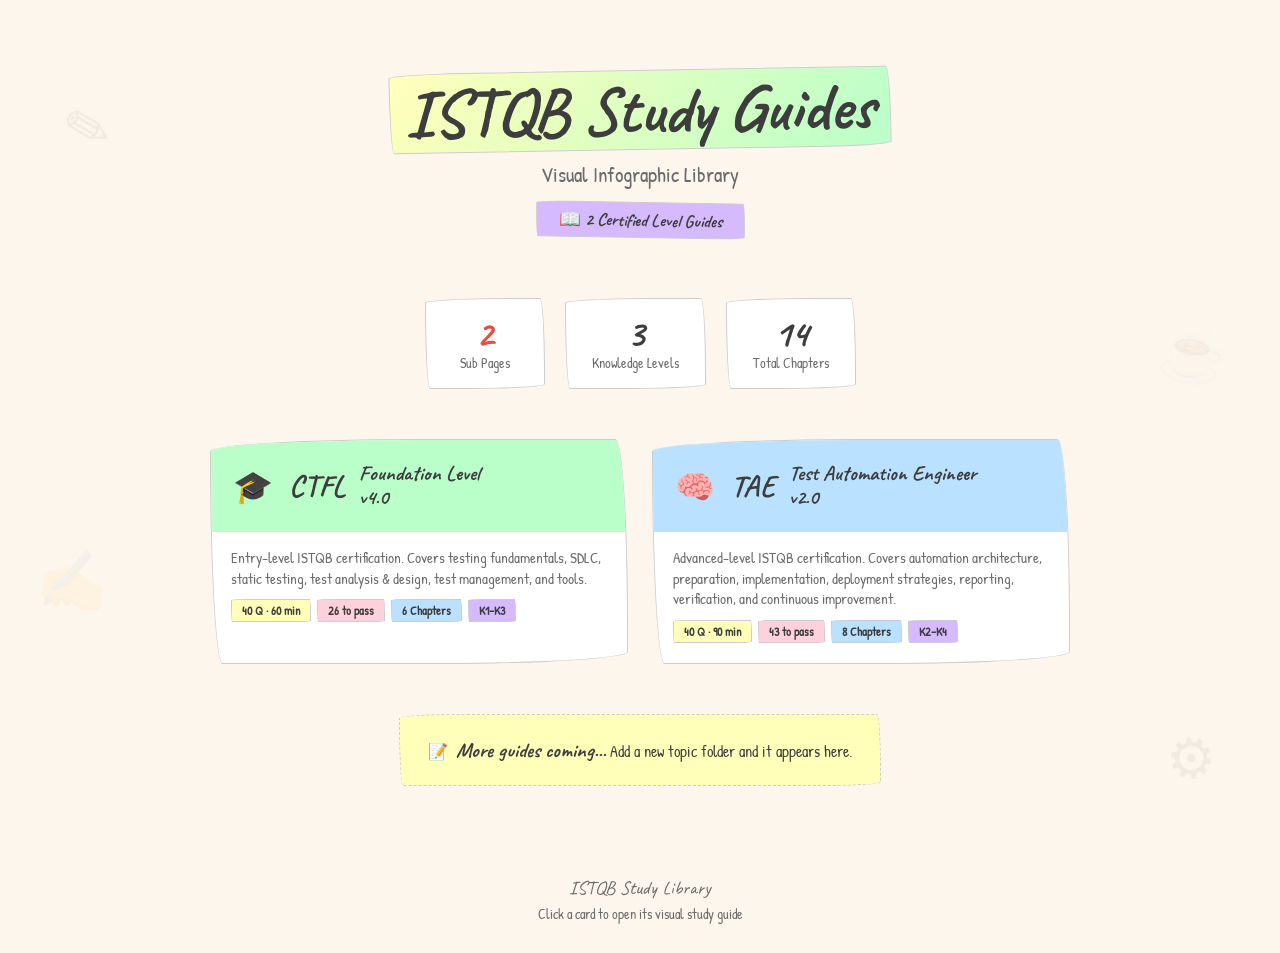
<file: index.html>
<!DOCTYPE html>
<html lang="en">
<head>
<meta charset="UTF-8">
<meta name="viewport" content="width=device-width, initial-scale=1.0">
<title>ISTQB Study Guides - Home</title>
<link href="https://fonts.googleapis.com/css2?family=Caveat:wght@400;600;700&family=Patrick+Hand&display=swap" rel="stylesheet">
<style>
:root {
  --pastel-pink: #FFD1DC;
  --pastel-blue: #BAE1FF;
  --pastel-green: #BAFFC9;
  --pastel-yellow: #FFFFBA;
  --pastel-purple: #D5BAFF;
  --pastel-orange: #FFD8BA;
  --pastel-cyan: #BAFFFE;
  --pastel-rose: #FFBAE1;
  --bg: #FDF6EC;
  --text: #3D3D3D;
  --text-light: #6B6B6B;
  --shadow: rgba(0,0,0,0.08);
}
*{margin:0;padding:0;box-sizing:border-box}
body{background:var(--bg);color:var(--text);font-family:'Patrick Hand',cursive;min-height:100vh}
.sketch-border{border:1.5px solid #ccc;border-radius:255px 15px 225px 15px/15px 225px 15px 255px}
.deco{position:fixed;pointer-events:none;opacity:.06;font-size:3.5rem;z-index:0}
.anim{opacity:0;transform:translateY(24px);transition:opacity .6s,transform .6s}
.anim.vis{opacity:1;transform:none}

/* Hero */
.hero{text-align:center;padding:70px 20px 30px;position:relative}
.hero h1{font-family:'Caveat',cursive;font-size:clamp(2.5rem,6vw,4.2rem);font-weight:700;line-height:1.1}
.hero h1 .highlight{background:linear-gradient(120deg,var(--pastel-yellow),var(--pastel-green));padding:2px 15px;border-radius:255px 15px 225px 15px/15px 225px 15px 255px;display:inline-block;border:1.5px solid #ccc;transform:rotate(-1deg)}
.hero .subtitle{font-size:1.3rem;color:var(--text-light);margin-top:10px}
.hero .count-badge{display:inline-block;background:var(--pastel-purple);padding:6px 22px;border-radius:255px 15px 225px 15px/15px 225px 15px 255px;border:1.5px solid #ccc;font-family:'Caveat',cursive;font-size:1.1rem;font-weight:700;margin-top:14px;transform:rotate(1deg)}

/* Stats strip */
.stats-strip{max-width:700px;margin:30px auto 0;padding:0 20px;display:flex;justify-content:center;gap:20px;flex-wrap:wrap}
.stat{text-align:center;background:#fff;padding:16px 26px;min-width:120px}
.stat .num{font-family:'Caveat',cursive;font-size:2.4rem;font-weight:700;line-height:1}
.stat .label{font-size:.9rem;color:var(--text-light)}

/* Cards grid */
.guides-grid{max-width:900px;margin:50px auto;padding:0 20px;display:grid;grid-template-columns:repeat(auto-fit,minmax(280px,1fr));gap:24px}
.guide-card{background:#fff;overflow:hidden;text-decoration:none;color:var(--text);transition:transform .3s,box-shadow .3s;display:block;position:relative}
.guide-card:hover{transform:translateY(-6px);box-shadow:0 12px 32px var(--shadow)}
.guide-card .gc-top{padding:22px 20px;display:flex;align-items:center;gap:14px;color:var(--text)}
.guide-card .gc-icon{font-size:2rem;min-width:44px;text-align:center}
.guide-card .gc-code{font-family:'Caveat',cursive;font-size:1.9rem;font-weight:700;line-height:1}
.guide-card .gc-name{font-family:'Caveat',cursive;font-size:1.3rem;font-weight:700;line-height:1.15}
.guide-card .gc-body{padding:16px 20px 20px}
.guide-card .gc-desc{font-size:.92rem;color:var(--text-light);line-height:1.4;margin-bottom:10px}
.guide-card .gc-tags{display:flex;flex-wrap:wrap;gap:6px}
.guide-tag{display:inline-block;padding:2px 10px;border-radius:255px 15px 225px 15px/15px 225px 15px 255px;border:1.5px solid #ccc;font-size:.78rem;font-weight:600}
.guide-card .gc-arrow{position:absolute;top:18px;right:16px;font-size:1.3rem;color:var(--text-light);opacity:0;transition:opacity .3s}
.guide-card:hover .gc-arrow{opacity:1}

/* Add section */
.add-section{max-width:700px;margin:10px auto 60px;padding:0 20px;text-align:center}
.add-card{background:var(--pastel-yellow);padding:22px 28px;border-radius:255px 15px 225px 15px/15px 225px 15px 255px;border:1.5px dashed #ccc;display:inline-block;font-size:1rem}
.add-card strong{font-family:'Caveat',cursive;font-size:1.3rem}

footer{text-align:center;padding:30px 20px;font-size:.9rem;color:var(--text-light)}
</style>
</head>
<body>

<div class="deco" style="top:10%;left:5%;transform:rotate(-15deg)">&#9998;</div>
<div class="deco" style="top:35%;right:4%;transform:rotate(10deg)">&#9749;</div>
<div class="deco" style="top:60%;left:3%;transform:rotate(5deg)">&#9997;</div>
<div class="deco" style="top:80%;right:5%;transform:rotate(-8deg)">&#9881;</div>

<section class="hero">
  <h1><span class="highlight">ISTQB Study Guides</span></h1>
  <p class="subtitle">Visual Infographic Library</p>
  <span class="count-badge">&#128214; 2 Certified Level Guides</span>
</section>

<div class="stats-strip">
  <div class="stat sketch-border">
    <div class="num" style="color:#E74C3C">2</div>
    <div class="label">Sub Pages</div>
  </div>
  <div class="stat sketch-border">
    <div class="num">3</div>
    <div class="label">Knowledge Levels</div>
  </div>
  <div class="stat sketch-border">
    <div class="num">14</div>
    <div class="label">Total Chapters</div>
  </div>
</div>

<div class="guides-grid">

  <!-- CTFL 4.0 -->
  <a class="guide-card sketch-border anim" href="ctfl_4.0/index.html">
    <div class="gc-top" style="background:var(--pastel-green)">
      <div class="gc-icon">&#127891;</div>
      <div class="gc-code">CTFL</div>
      <div class="gc-name">Foundation Level<br>v4.0</div>
      <span class="gc-arrow">&#10148;</span>
    </div>
    <div class="gc-body">
      <div class="gc-desc">Entry-level ISTQB certification. Covers testing fundamentals, SDLC, static testing, test analysis &amp; design, test management, and tools.</div>
      <div class="gc-tags">
        <span class="guide-tag" style="background:var(--pastel-yellow)">40 Q &middot; 60 min</span>
        <span class="guide-tag" style="background:var(--pastel-pink)">26 to pass</span>
        <span class="guide-tag" style="background:var(--pastel-blue)">6 Chapters</span>
        <span class="guide-tag" style="background:var(--pastel-purple)">K1&ndash;K3</span>
      </div>
    </div>
  </a>

  <!-- TAE 2.0 -->
  <a class="guide-card sketch-border anim" href="tae_2.0/index.html">
    <div class="gc-top" style="background:var(--pastel-blue)">
      <div class="gc-icon">&#129504;</div>
      <div class="gc-code">TAE</div>
      <div class="gc-name">Test Automation Engineer<br>v2.0</div>
      <span class="gc-arrow">&#10148;</span>
    </div>
    <div class="gc-body">
      <div class="gc-desc">Advanced-level ISTQB certification. Covers automation architecture, preparation, implementation, deployment strategies, reporting, verification, and continuous improvement.</div>
      <div class="gc-tags">
        <span class="guide-tag" style="background:var(--pastel-yellow)">40 Q &middot; 90 min</span>
        <span class="guide-tag" style="background:var(--pastel-pink)">43 to pass</span>
        <span class="guide-tag" style="background:var(--pastel-blue)">8 Chapters</span>
        <span class="guide-tag" style="background:var(--pastel-purple)">K2&ndash;K4</span>
      </div>
    </div>
  </a>

</div>

<div class="add-section">
  <div class="add-card sketch-border">
    &#128221; &nbsp;<strong>More guides coming...</strong> Add a new topic folder and it appears here.
  </div>
</div>

<footer>
  <p style="font-family:'Caveat',cursive;font-size:1.2rem;margin-bottom:4px">ISTQB Study Library</p>
  <p>Click a card to open its visual study guide</p>
</footer>

<script>
const animObs=new IntersectionObserver(e=>{e.forEach(x=>{if(x.isIntersecting)x.target.classList.add('vis')})},{threshold:.1});
document.querySelectorAll('.anim').forEach(el=>animObs.observe(el));
</script>
</body>
</html>
</file>
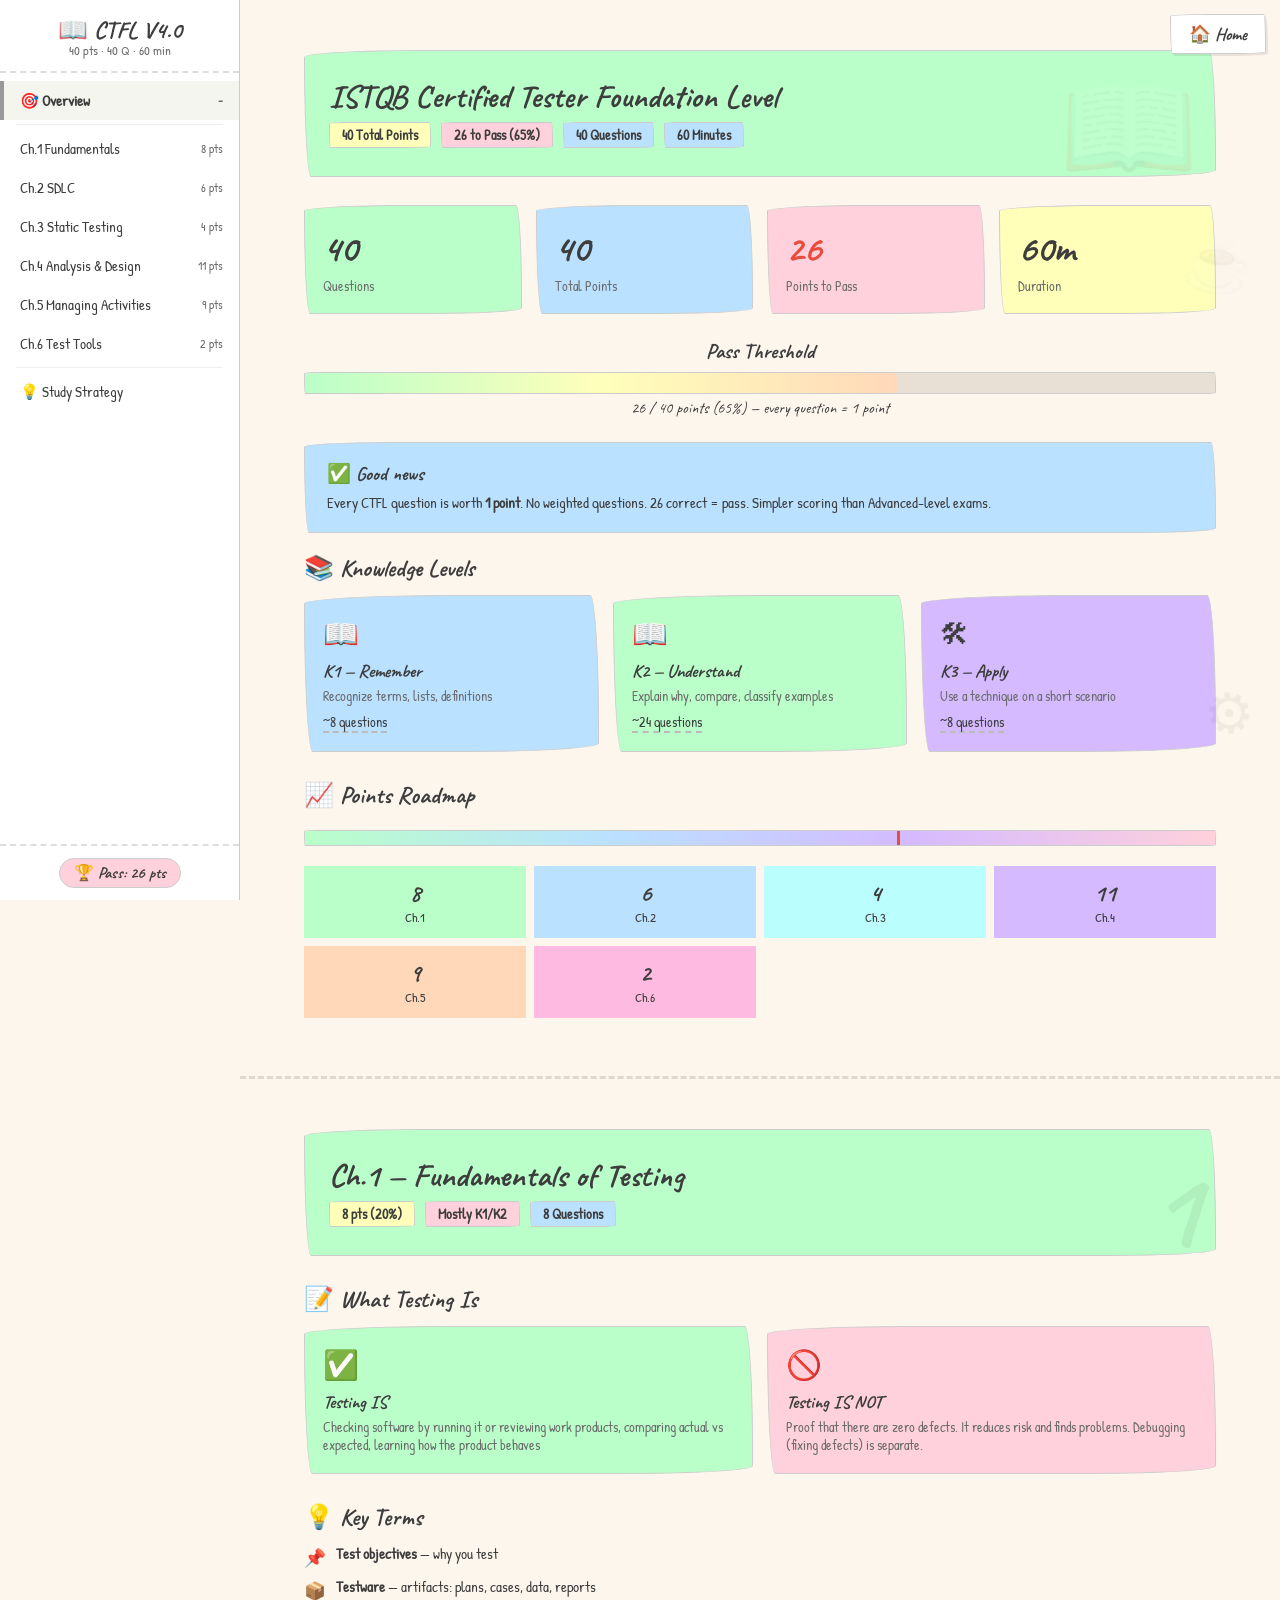
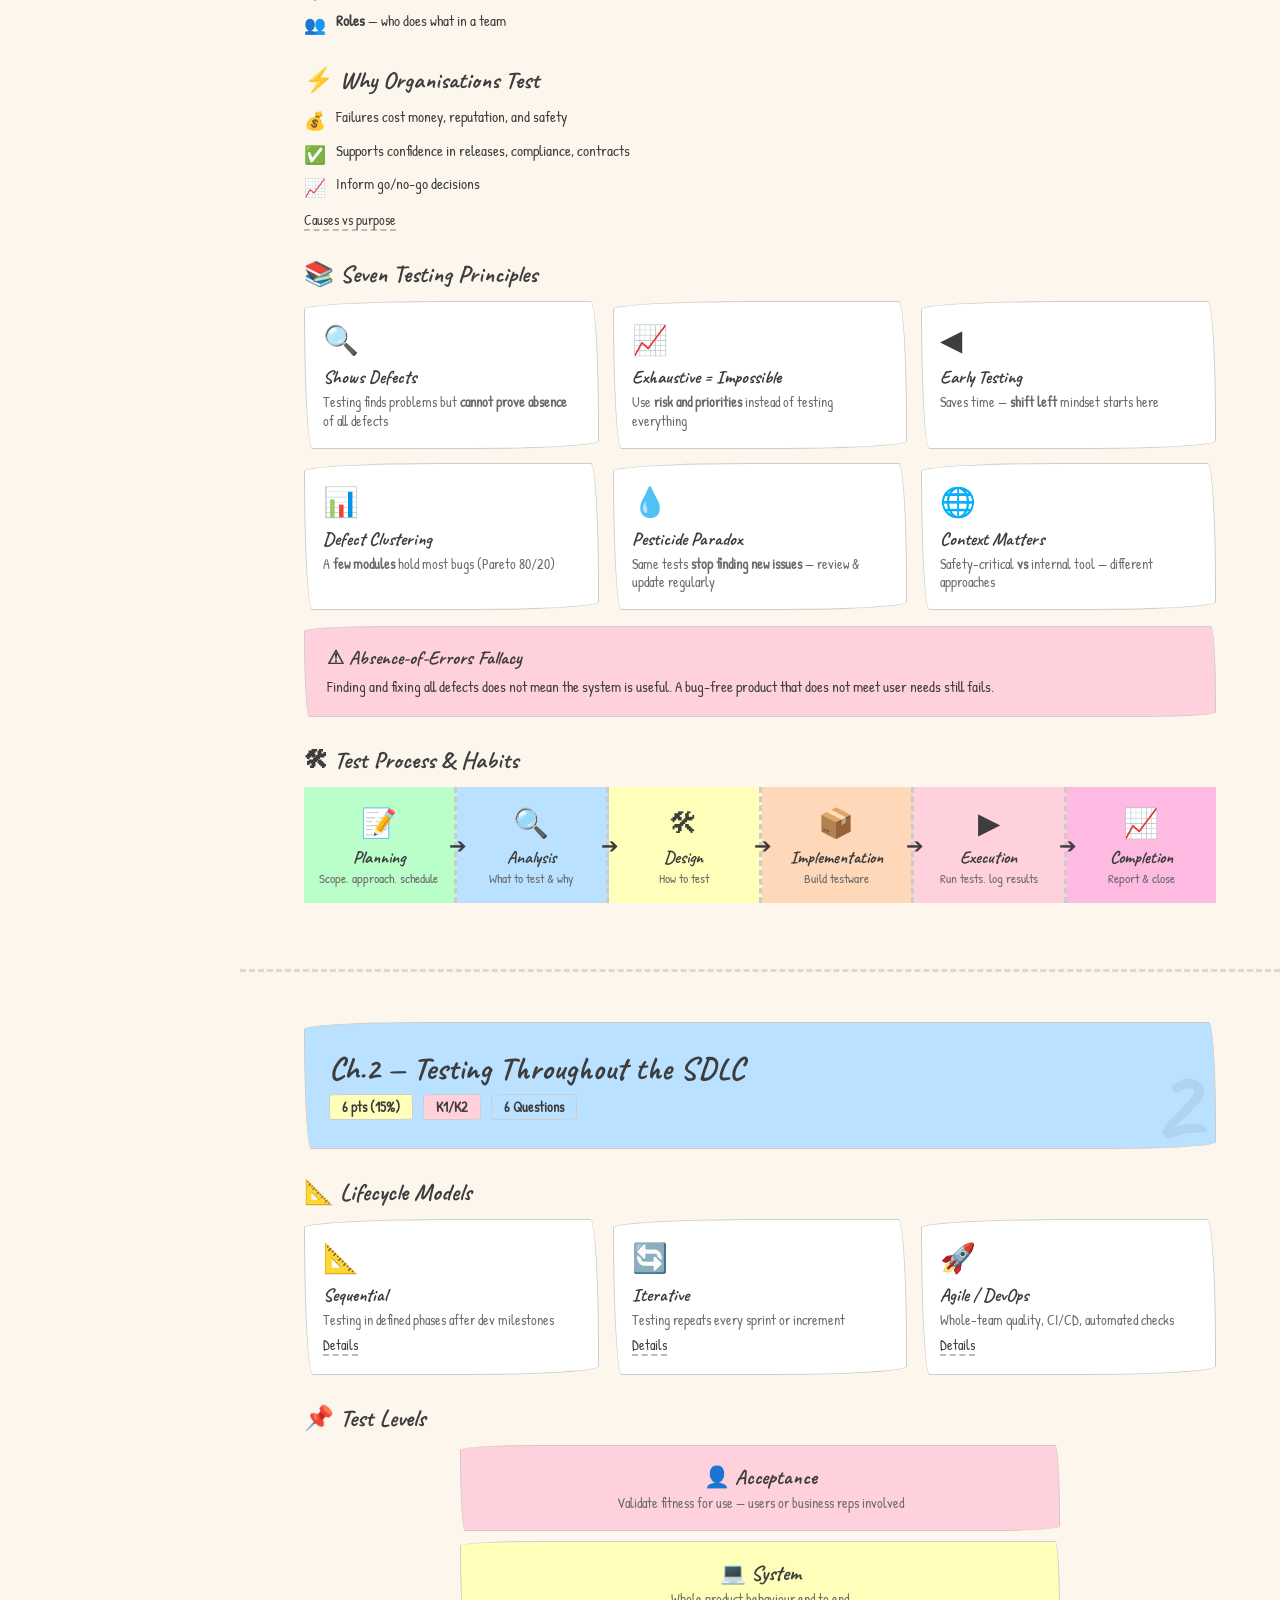
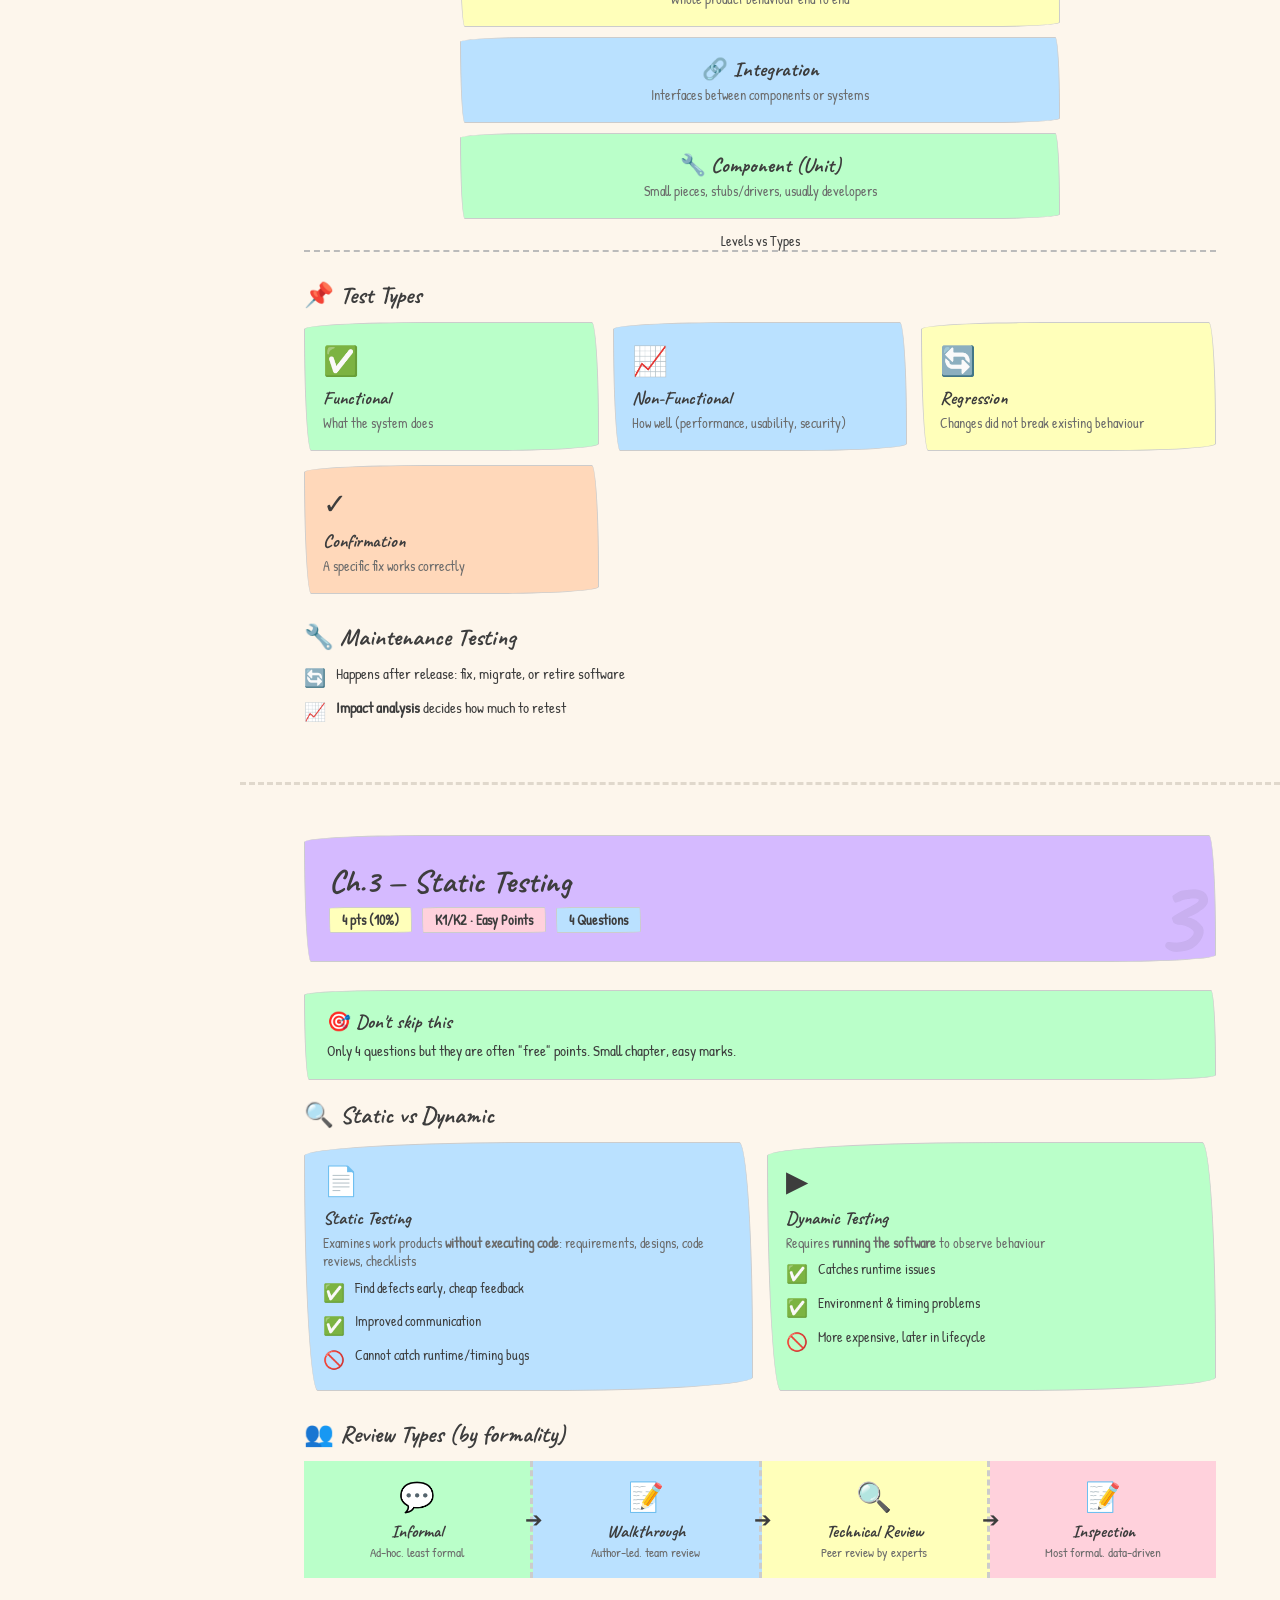
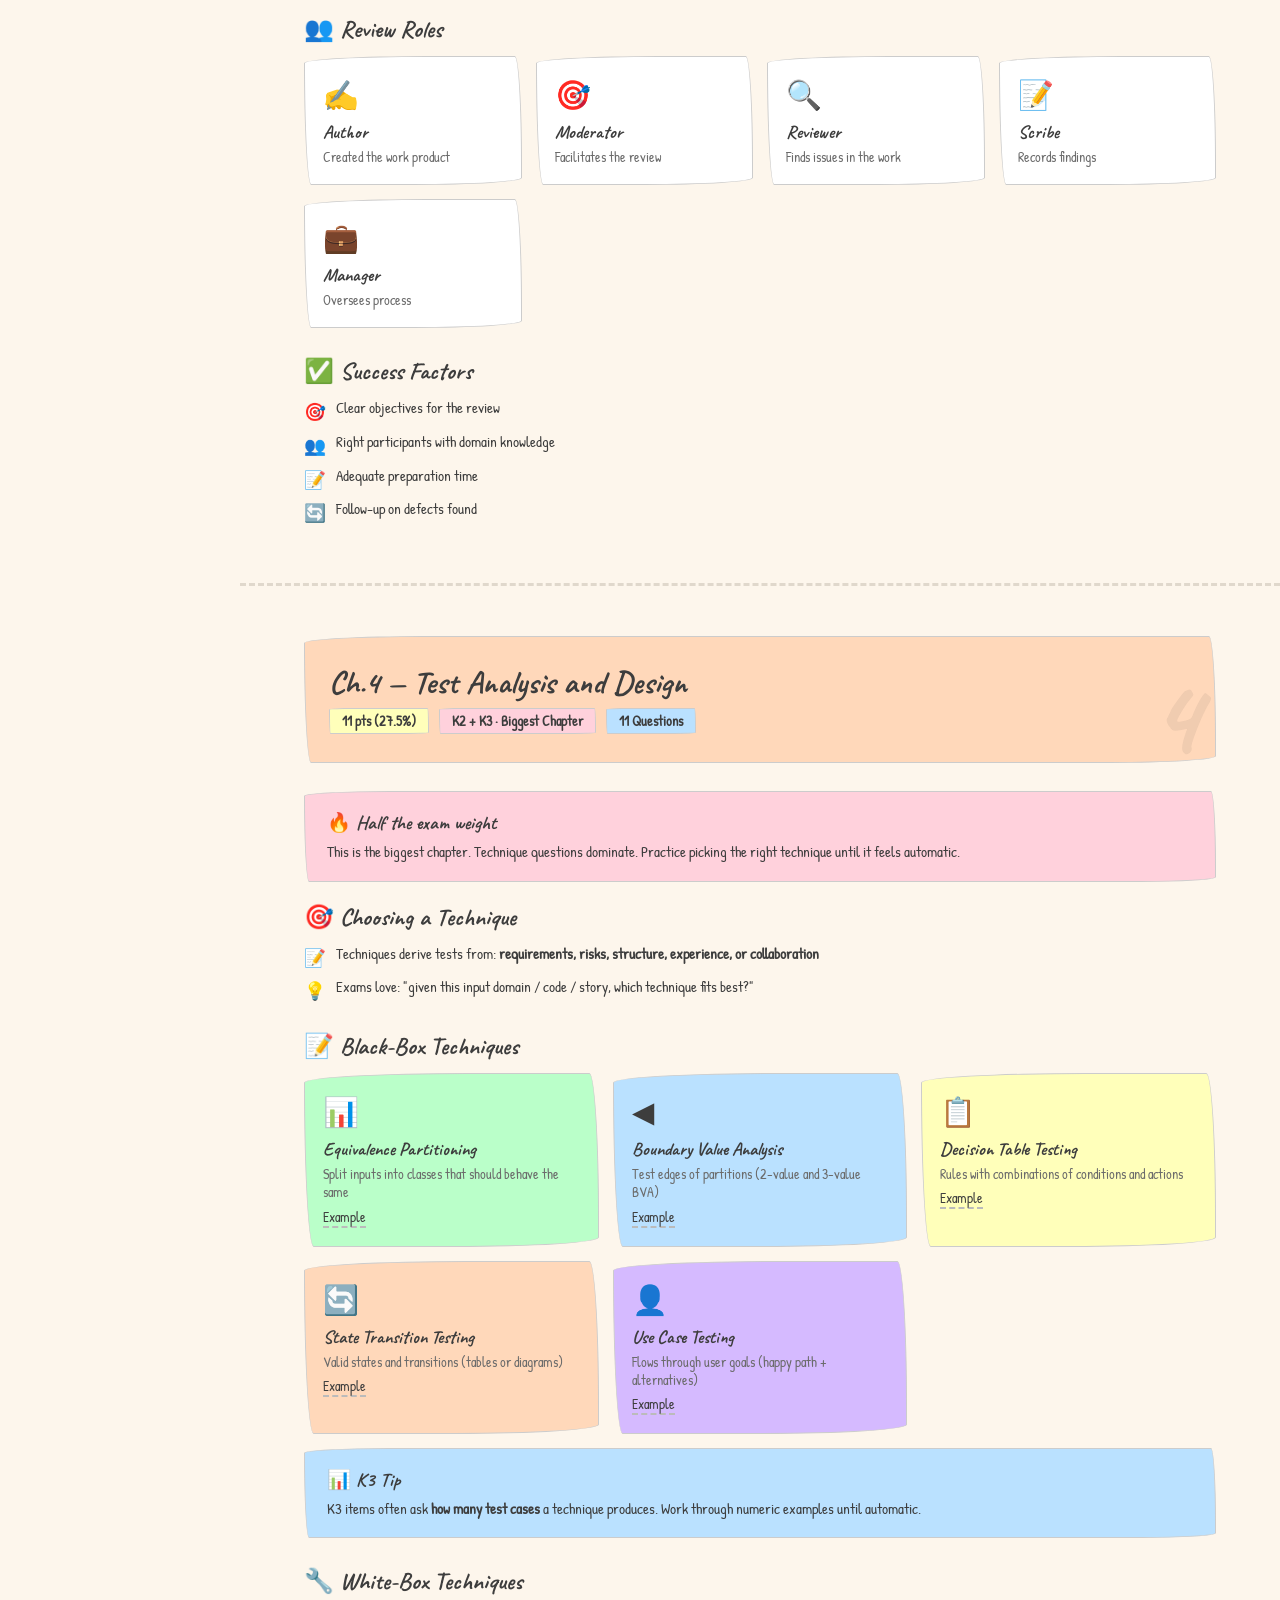
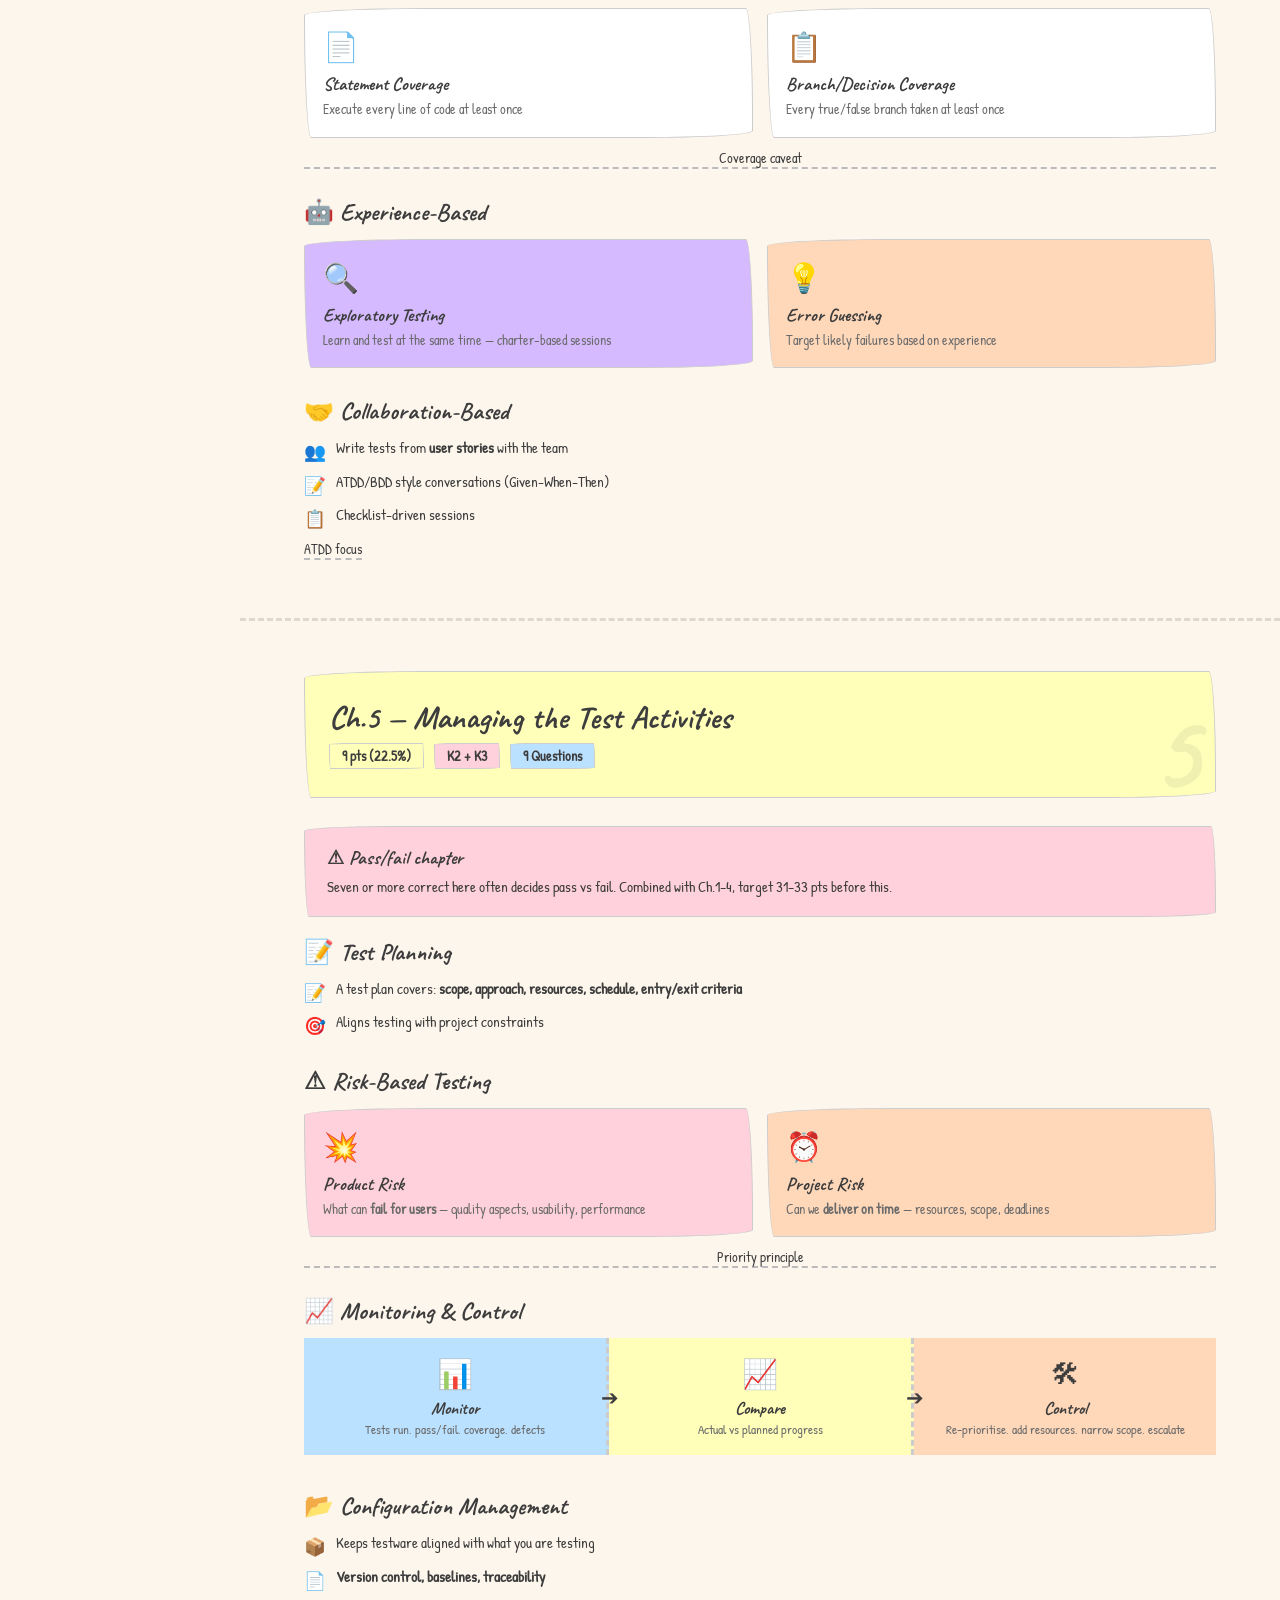
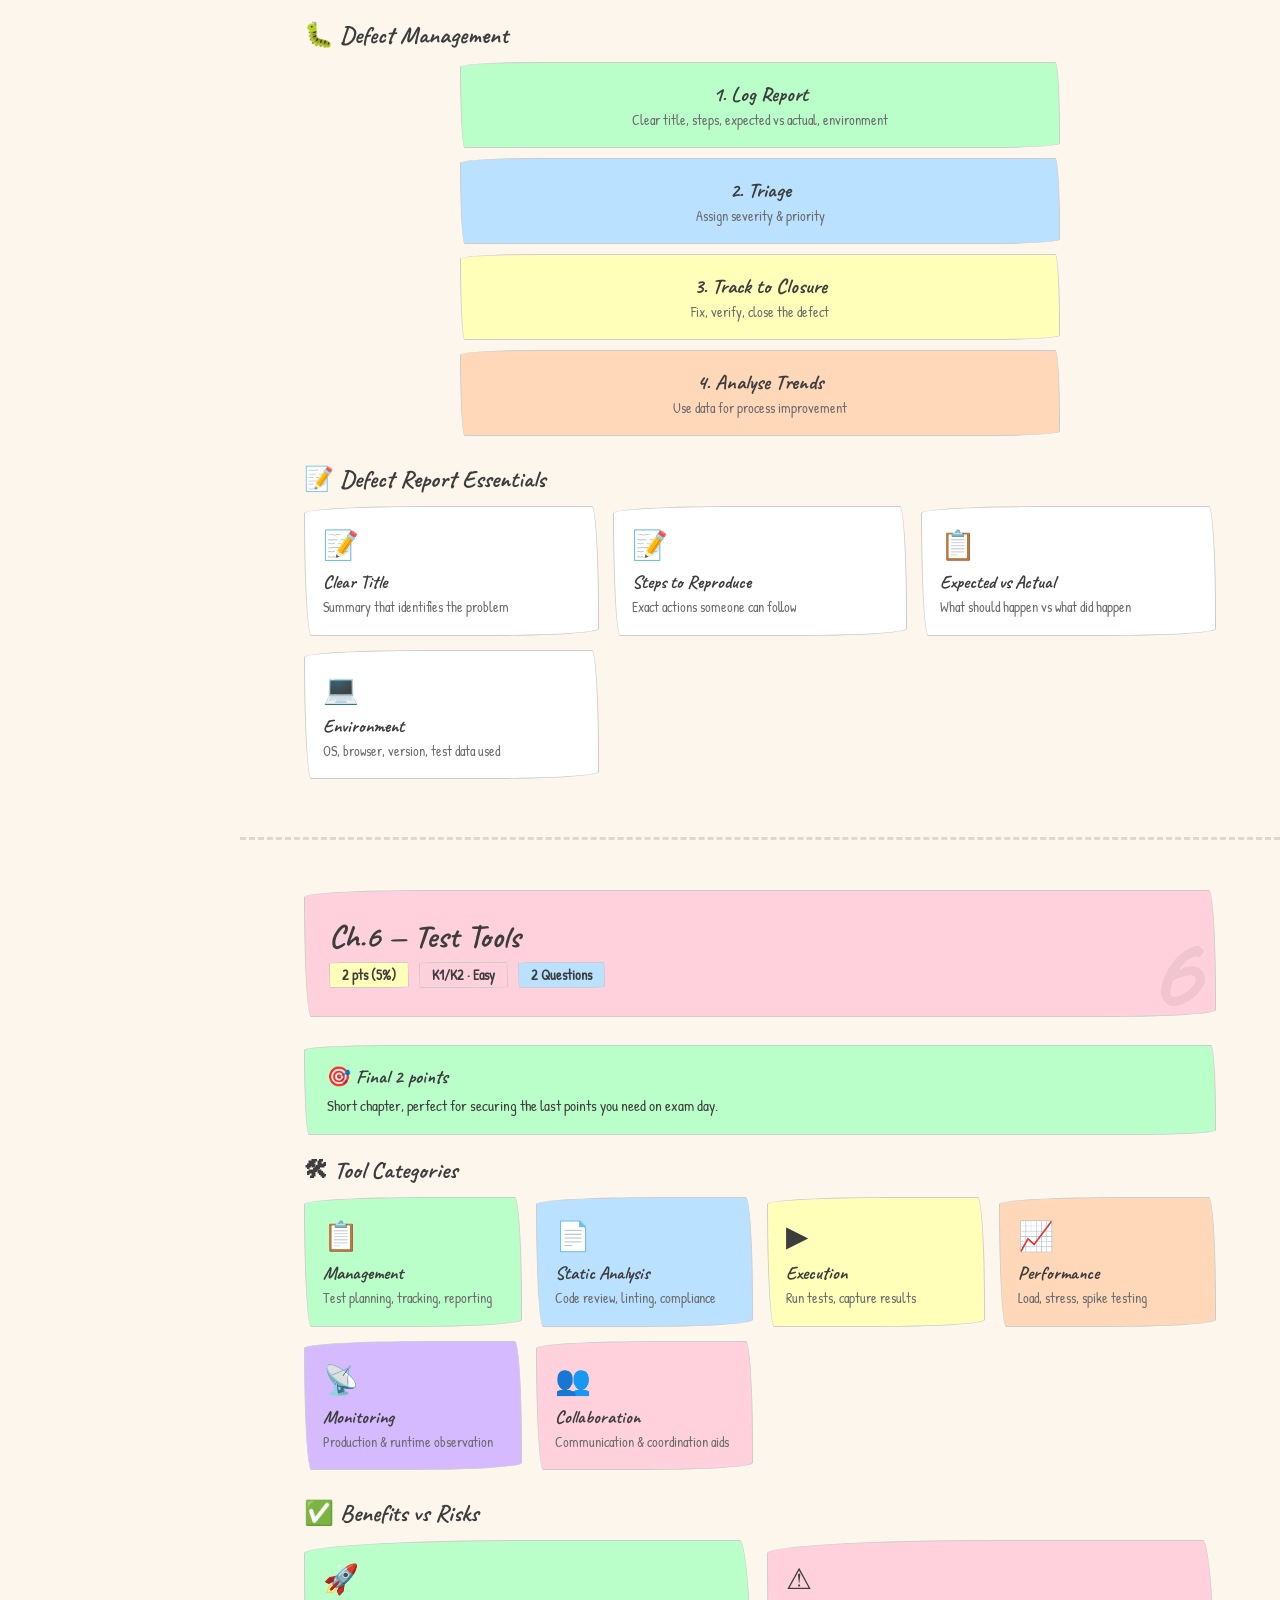
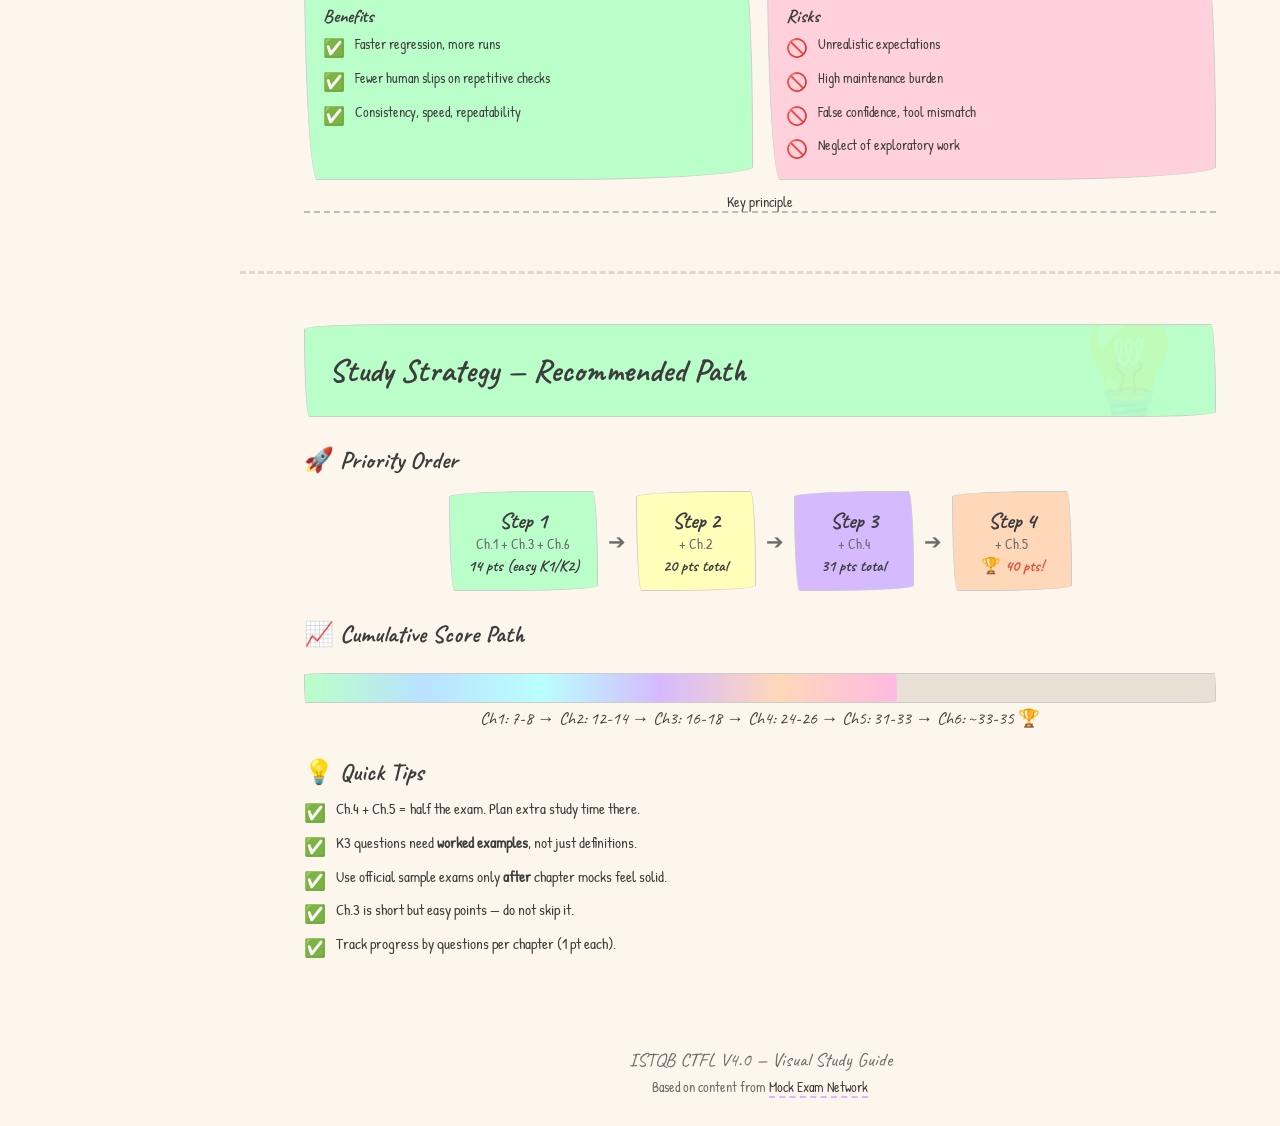
<file: ctfl_4.0/index.html>
<!DOCTYPE html>
<html lang="en">
<head>
<meta charset="UTF-8">
<meta name="viewport" content="width=device-width, initial-scale=1.0">
<title>ISTQB CTFL V4.0 - Infographic Study Guide</title>
<link href="https://fonts.googleapis.com/css2?family=Caveat:wght@400;600;700&family=Patrick+Hand&display=swap" rel="stylesheet">
<link rel="stylesheet" href="../shared-styles.css">
</head>
<body>

<div class="deco" style="top:8%;left:3%;transform:rotate(-12deg)">&#9998;</div>
<div class="deco" style="top:25%;right:2%;transform:rotate(8deg)">&#9749;</div>
<div class="deco" style="top:50%;left:1%;transform:rotate(4deg)">&#9997;</div>
<div class="deco" style="top:75%;right:2%;transform:rotate(-6deg)">&#9881;</div>

<a class="home-btn" href="../index.html" style="position:fixed;top:14px;right:14px;z-index:1001;">&#127968; Home</a>

<div class="toc-overlay" id="tocOverlay"></div>
<aside class="toc-sidebar" id="tocSidebar">
  <div class="toc-header">
    <h3>&#128214; CTFL V4.0</h3>
    <div class="toc-sub">40 pts &middot; 40 Q &middot; 60 min</div>
  </div>
  <nav class="toc-list">
    <a class="toc-item active" href="#overview" data-section="overview">&#127919; Overview <span class="toc-pts">-</span></a>
    <div class="toc-divider"></div>
    <a class="toc-item" href="#ch1" data-section="ch1">Ch.1 Fundamentals <span class="toc-pts">8 pts</span></a>
    <a class="toc-item" href="#ch2" data-section="ch2">Ch.2 SDLC <span class="toc-pts">6 pts</span></a>
    <a class="toc-item" href="#ch3" data-section="ch3">Ch.3 Static Testing <span class="toc-pts">4 pts</span></a>
    <a class="toc-item" href="#ch4" data-section="ch4">Ch.4 Analysis &amp; Design <span class="toc-pts">11 pts</span></a>
    <a class="toc-item" href="#ch5" data-section="ch5">Ch.5 Managing Activities <span class="toc-pts">9 pts</span></a>
    <a class="toc-item" href="#ch6" data-section="ch6">Ch.6 Test Tools <span class="toc-pts">2 pts</span></a>
    <div class="toc-divider"></div>
    <a class="toc-item" href="#strategy" data-section="strategy">&#128161; Study Strategy</a>
  </nav>
  <div class="toc-togo">
    <div class="pass-pill">&#127942; Pass: 26 pts</div>
  </div>
</aside>

<button class="toc-toggle" id="tocToggle">&#9776;</button>

<div class="main-content" id="mainContent">

<!-- ───────── OVERVIEW ───────── -->
<section class="chapter-section" id="overview">
  <div class="section-wrap">
    <div class="ch-banner sketch-border bg-ch1 anim" data-ch="&#128214;">
      <div class="ch-title">ISTQB Certified Tester Foundation Level</div>
      <div class="ch-meta">
        <span class="ch-tag pts">40 Total Points</span>
        <span class="ch-tag diff">26 to Pass (65%)</span>
        <span class="ch-tag ks">40 Questions</span>
        <span class="ch-tag ks">60 Minutes</span>
      </div>
    </div>

    <div class="card-grid cols-4 anim" style="margin-bottom:24px">
      <div class="info-card sketch-border" style="background:var(--pastel-green)">
        <div style="font-family:'Caveat';font-size:2.4rem;font-weight:700">40</div>
        <div class="ic-desc">Questions</div>
      </div>
      <div class="info-card sketch-border" style="background:var(--pastel-blue)">
        <div style="font-family:'Caveat';font-size:2.4rem;font-weight:700">40</div>
        <div class="ic-desc">Total Points</div>
      </div>
      <div class="info-card sketch-border" style="background:var(--pastel-pink)">
        <div style="font-family:'Caveat';font-size:2.4rem;font-weight:700;color:#E74C3C">26</div>
        <div class="ic-desc">Points to Pass</div>
      </div>
      <div class="info-card sketch-border" style="background:var(--pastel-yellow)">
        <div style="font-family:'Caveat';font-size:2.4rem;font-weight:700">60m</div>
        <div class="ic-desc">Duration</div>
      </div>
    </div>

    <div class="meter-wrap anim">
      <h4>Pass Threshold</h4>
      <div class="meter-track"><div class="meter-fill" data-width="65" style="background:linear-gradient(90deg,var(--pastel-green),var(--pastel-yellow),var(--pastel-orange))"></div></div>
      <div class="meter-label">26 / 40 points (65%) &mdash; every question = 1 point</div>
    </div>

    <div class="tip-box info sketch-border anim">
      <h4>&#9989; Good news</h4>
      Every CTFL question is worth <strong>1 point</strong>. No weighted questions. 26 correct = pass. Simpler scoring than Advanced-level exams.
    </div>

    <div class="sub-section anim">
      <div class="sub-title">&#128218; Knowledge Levels</div>
      <div class="card-grid cols-3">
        <div class="info-card sketch-border" style="background:var(--pastel-blue)">
          <div class="ic-icon">&#128214;</div>
          <div class="ic-title">K1 &mdash; Remember</div>
          <div class="ic-desc">Recognize terms, lists, definitions</div>
          <div class="tt" style="display:inline-block;margin-top:8px;font-size:.85rem">~8 questions
            <div class="tt-box">Fastest questions on the paper. Flashcards and repetition are enough. Expect them in early chapters and tool basics.</div>
          </div>
        </div>
        <div class="info-card sketch-border" style="background:var(--pastel-green)">
          <div class="ic-icon">&#128214;</div>
          <div class="ic-title">K2 &mdash; Understand</div>
          <div class="ic-desc">Explain why, compare, classify examples</div>
          <div class="tt" style="display:inline-block;margin-top:8px;font-size:.85rem">~24 questions
            <div class="tt-box">Most of the exam. You need more than memory &mdash; know how ideas fit together. Explain why techniques work.</div>
          </div>
        </div>
        <div class="info-card sketch-border" style="background:var(--pastel-purple)">
          <div class="ic-icon">&#128736;</div>
          <div class="ic-title">K3 &mdash; Apply</div>
          <div class="ic-desc">Use a technique on a short scenario</div>
          <div class="tt" style="display:inline-block;margin-top:8px;font-size:.85rem">~8 questions
            <div class="tt-box">Pick boundary values, choose a test level, select the next step in a risk-based plan. Chapters 4 and 5 carry most K3 weight.</div>
          </div>
        </div>
      </div>
    </div>

    <div class="sub-section anim">
      <div class="sub-title">&#128200; Points Roadmap</div>
      <div class="progress-track">
        <div class="progress-fill" data-width="100"></div>
        <div class="pass-line"></div>
        <div class="pass-label">&#127919; Pass (26 pts)</div>
      </div>
      <div class="card-grid cols-3" style="gap:8px">
        <div class="info-card" style="background:var(--pastel-green);padding:12px;text-align:center">
          <div style="font-family:'Caveat';font-size:1.5rem;font-weight:700">8</div>
          <div style="font-size:.82rem">Ch.1</div>
        </div>
        <div class="info-card" style="background:var(--pastel-blue);padding:12px;text-align:center">
          <div style="font-family:'Caveat';font-size:1.5rem;font-weight:700">6</div>
          <div style="font-size:.82rem">Ch.2</div>
        </div>
        <div class="info-card" style="background:var(--pastel-cyan);padding:12px;text-align:center">
          <div style="font-family:'Caveat';font-size:1.5rem;font-weight:700">4</div>
          <div style="font-size:.82rem">Ch.3</div>
        </div>
        <div class="info-card" style="background:var(--pastel-purple);padding:12px;text-align:center">
          <div style="font-family:'Caveat';font-size:1.5rem;font-weight:700">11</div>
          <div style="font-size:.82rem">Ch.4</div>
        </div>
        <div class="info-card" style="background:var(--pastel-orange);padding:12px;text-align:center">
          <div style="font-family:'Caveat';font-size:1.5rem;font-weight:700">9</div>
          <div style="font-size:.82rem">Ch.5</div>
        </div>
        <div class="info-card" style="background:var(--pastel-rose);padding:12px;text-align:center">
          <div style="font-family:'Caveat';font-size:1.5rem;font-weight:700">2</div>
          <div style="font-size:.82rem">Ch.6</div>
        </div>
      </div>
    </div>
  </div>
</section>

<!-- ───────── CHAPTER 1 ───────── -->
<section class="chapter-section" id="ch1">
  <div class="section-wrap">
    <div class="ch-banner sketch-border bg-ch1 anim" data-ch="1">
      <div class="ch-title">Ch.1 &mdash; Fundamentals of Testing</div>
      <div class="ch-meta">
        <span class="ch-tag pts">8 pts (20%)</span>
        <span class="ch-tag diff">Mostly K1/K2</span>
        <span class="ch-tag ks">8 Questions</span>
      </div>
    </div>

    <div class="sub-section anim">
      <div class="sub-title">&#128221; What Testing Is</div>
      <div class="card-grid cols-2">
        <div class="info-card sketch-border" style="background:var(--pastel-green)">
          <div class="ic-icon">&#9989;</div>
          <div class="ic-title">Testing IS</div>
          <div class="ic-desc">Checking software by running it or reviewing work products, comparing actual vs expected, learning how the product behaves</div>
        </div>
        <div class="info-card sketch-border" style="background:var(--pastel-pink)">
          <div class="ic-icon">&#128683;</div>
          <div class="ic-title">Testing IS NOT</div>
          <div class="ic-desc">Proof that there are zero defects. It reduces risk and finds problems. Debugging (fixing defects) is separate.</div>
        </div>
      </div>
    </div>

    <div class="sub-section anim">
      <div class="sub-title">&#128161; Key Terms</div>
      <div class="bullet-list">
        <div class="bullet-item"><span class="bi-icon">&#128204;</span><span><strong>Test objectives</strong> &mdash; why you test</span></div>
        <div class="bullet-item"><span class="bi-icon">&#128230;</span><span><strong>Testware</strong> &mdash; artifacts: plans, cases, data, reports</span></div>
        <div class="bullet-item"><span class="bi-icon">&#128101;</span><span><strong>Roles</strong> &mdash; who does what in a team</span></div>
      </div>
    </div>

    <div class="sub-section anim">
      <div class="sub-title">&#9889; Why Organisations Test</div>
      <div class="bullet-list">
        <div class="bullet-item"><span class="bi-icon">&#128176;</span><span>Failures cost money, reputation, and safety</span></div>
        <div class="bullet-item"><span class="bi-icon">&#9989;</span><span>Supports confidence in releases, compliance, contracts</span></div>
        <div class="bullet-item"><span class="bi-icon">&#128200;</span><span>Inform go/no-go decisions</span></div>
      </div>
      <div class="tt" style="display:inline-block;margin-top:10px;font-size:.9rem">Causes vs purpose
        <div class="tt-box">Questions often contrast <strong>causes of defects</strong> (human error, complexity, time pressure) with <strong>why we test</strong> (find defects, build trust, inform decisions).</div>
      </div>
    </div>

    <div class="sub-section anim">
      <div class="sub-title">&#128218; Seven Testing Principles</div>
      <div class="card-grid cols-2">
        <div class="info-card sketch-border" style="background:#fff">
          <div class="ic-icon">&#128269;</div>
          <div class="ic-title">Shows Defects</div>
          <div class="ic-desc">Testing finds problems but <strong>cannot prove absence</strong> of all defects</div>
        </div>
        <div class="info-card sketch-border" style="background:#fff">
          <div class="ic-icon">&#128200;</div>
          <div class="ic-title">Exhaustive = Impossible</div>
          <div class="ic-desc">Use <strong>risk and priorities</strong> instead of testing everything</div>
        </div>
        <div class="info-card sketch-border" style="background:#fff">
          <div class="ic-icon">&#9664;</div>
          <div class="ic-title">Early Testing</div>
          <div class="ic-desc">Saves time &mdash; <strong>shift left</strong> mindset starts here</div>
        </div>
        <div class="info-card sketch-border" style="background:#fff">
          <div class="ic-icon">&#128202;</div>
          <div class="ic-title">Defect Clustering</div>
          <div class="ic-desc">A <strong>few modules</strong> hold most bugs (Pareto 80/20)</div>
        </div>
        <div class="info-card sketch-border" style="background:#fff">
          <div class="ic-icon">&#128167;</div>
          <div class="ic-title">Pesticide Paradox</div>
          <div class="ic-desc">Same tests <strong>stop finding new issues</strong> &mdash; review &amp; update regularly</div>
        </div>
        <div class="info-card sketch-border" style="background:#fff">
          <div class="ic-icon">&#127760;</div>
          <div class="ic-title">Context Matters</div>
          <div class="ic-desc">Safety-critical <strong>vs</strong> internal tool &mdash; different approaches</div>
        </div>
      </div>
      <div class="tip-box warn sketch-border" style="margin-top:16px">
        <h4>&#9888; Absence-of-Errors Fallacy</h4>
        Finding and fixing all defects does not mean the system is useful. A bug-free product that does not meet user needs still fails.
      </div>
    </div>

    <div class="sub-section anim">
      <div class="sub-title">&#128736; Test Process &amp; Habits</div>
      <div class="flow-row">
        <div class="flow-node" style="background:var(--pastel-green)"><div class="fn-icon">&#128221;</div><div class="fn-name">Planning</div><div class="fn-desc">Scope, approach, schedule</div><div class="flow-arrow">&#10132;</div></div>
        <div class="flow-node" style="background:var(--pastel-blue)"><div class="fn-icon">&#128269;</div><div class="fn-name">Analysis</div><div class="fn-desc">What to test &amp; why</div><div class="flow-arrow">&#10132;</div></div>
        <div class="flow-node" style="background:var(--pastel-yellow)"><div class="fn-icon">&#128736;</div><div class="fn-name">Design</div><div class="fn-desc">How to test</div><div class="flow-arrow">&#10132;</div></div>
        <div class="flow-node" style="background:var(--pastel-orange)"><div class="fn-icon">&#128230;</div><div class="fn-name">Implementation</div><div class="fn-desc">Build testware</div><div class="flow-arrow">&#10132;</div></div>
        <div class="flow-node" style="background:var(--pastel-pink)"><div class="fn-icon">&#9654;</div><div class="fn-name">Execution</div><div class="fn-desc">Run tests, log results</div><div class="flow-arrow">&#10132;</div></div>
        <div class="flow-node" style="background:var(--pastel-rose)"><div class="fn-icon">&#128200;</div><div class="fn-name">Completion</div><div class="fn-desc">Report &amp; close</div></div>
      </div>
    </div>
  </div>
</section>

<!-- ───────── CHAPTER 2 ───────── -->
<section class="chapter-section" id="ch2">
  <div class="section-wrap">
    <div class="ch-banner sketch-border bg-ch2 anim" data-ch="2">
      <div class="ch-title">Ch.2 &mdash; Testing Throughout the SDLC</div>
      <div class="ch-meta">
        <span class="ch-tag pts">6 pts (15%)</span>
        <span class="ch-tag diff">K1/K2</span>
        <span class="ch-tag ks">6 Questions</span>
      </div>
    </div>

    <div class="sub-section anim">
      <div class="sub-title">&#128208; Lifecycle Models</div>
      <div class="card-grid cols-3">
        <div class="info-card sketch-border" style="background:#fff">
          <div class="ic-icon">&#128208;</div>
          <div class="ic-title">Sequential</div>
          <div class="ic-desc">Testing in defined phases after dev milestones</div>
          <div class="tt" style="display:inline-block;margin-top:6px;font-size:.85rem">Details
            <div class="tt-box">Waterfall: testing happens after development. Linear, documentation-heavy. Limited feedback loops.</div>
          </div>
        </div>
        <div class="info-card sketch-border" style="background:#fff">
          <div class="ic-icon">&#128260;</div>
          <div class="ic-title">Iterative</div>
          <div class="ic-desc">Testing repeats every sprint or increment</div>
          <div class="tt" style="display:inline-block;margin-top:6px;font-size:.85rem">Details
            <div class="tt-box">Each iteration produces a working slice. Testing happens continuously within each cycle. Faster feedback.</div>
          </div>
        </div>
        <div class="info-card sketch-border" style="background:#fff">
          <div class="ic-icon">&#128640;</div>
          <div class="ic-title">Agile / DevOps</div>
          <div class="ic-desc">Whole-team quality, CI/CD, automated checks</div>
          <div class="tt" style="display:inline-block;margin-top:6px;font-size:.85rem">Details
            <div class="tt-box">Agile: fast feedback, working software, cross-role collaboration. DevOps adds continuous integration, delivery, and pipeline automation.</div>
          </div>
        </div>
      </div>
    </div>

    <div class="sub-section anim">
      <div class="sub-title">&#128204; Test Levels</div>
      <div class="layer-stack">
        <div class="layer-box sketch-border" style="background:var(--pastel-pink)">
          <div class="layer-name">&#128100; Acceptance</div>
          <div class="layer-desc">Validate fitness for use &mdash; users or business reps involved</div>
        </div>
        <div class="layer-box sketch-border" style="background:var(--pastel-yellow)">
          <div class="layer-name">&#128187; System</div>
          <div class="layer-desc">Whole product behaviour end to end</div>
        </div>
        <div class="layer-box sketch-border" style="background:var(--pastel-blue)">
          <div class="layer-name">&#128279; Integration</div>
          <div class="layer-desc">Interfaces between components or systems</div>
        </div>
        <div class="layer-box sketch-border" style="background:var(--pastel-green)">
          <div class="layer-name">&#128295; Component (Unit)</div>
          <div class="layer-desc">Small pieces, stubs/drivers, usually developers</div>
        </div>
      </div>
      <div class="tt" style="display:block;text-align:center;margin-top:12px;font-size:.9rem">Levels vs Types
        <div class="tt-box" style="left:50%"><strong>Test levels</strong> = how much is integrated (component &rarr; system). <strong>Test types</strong> = what quality aspect you check (functional, performance, etc.). Do not confuse them.</div>
      </div>
    </div>

    <div class="sub-section anim">
      <div class="sub-title">&#128204; Test Types</div>
      <div class="card-grid cols-2">
        <div class="info-card sketch-border" style="background:var(--pastel-green)"><div class="ic-icon">&#9989;</div><div class="ic-title">Functional</div><div class="ic-desc">What the system does</div></div>
        <div class="info-card sketch-border" style="background:var(--pastel-blue)"><div class="ic-icon">&#128200;</div><div class="ic-title">Non-Functional</div><div class="ic-desc">How well (performance, usability, security)</div></div>
        <div class="info-card sketch-border" style="background:var(--pastel-yellow)"><div class="ic-icon">&#128260;</div><div class="ic-title">Regression</div><div class="ic-desc">Changes did not break existing behaviour</div></div>
        <div class="info-card sketch-border" style="background:var(--pastel-orange)"><div class="ic-icon">&#10003;</div><div class="ic-title">Confirmation</div><div class="ic-desc">A specific fix works correctly</div></div>
      </div>
    </div>

    <div class="sub-section anim">
      <div class="sub-title">&#128295; Maintenance Testing</div>
      <div class="bullet-list">
        <div class="bullet-item"><span class="bi-icon">&#128260;</span><span>Happens after release: fix, migrate, or retire software</span></div>
        <div class="bullet-item"><span class="bi-icon">&#128200;</span><span><strong>Impact analysis</strong> decides how much to retest</span></div>
      </div>
    </div>
  </div>
</section>

<!-- ───────── CHAPTER 3 ───────── -->
<section class="chapter-section" id="ch3">
  <div class="section-wrap">
    <div class="ch-banner sketch-border bg-ch3 anim" data-ch="3">
      <div class="ch-title">Ch.3 &mdash; Static Testing</div>
      <div class="ch-meta">
        <span class="ch-tag pts">4 pts (10%)</span>
        <span class="ch-tag diff">K1/K2 &middot; Easy Points</span>
        <span class="ch-tag ks">4 Questions</span>
      </div>
    </div>

    <div class="tip-box success sketch-border anim">
      <h4>&#127919; Don't skip this</h4>
      Only 4 questions but they are often "free" points. Small chapter, easy marks.
    </div>

    <div class="sub-section anim">
      <div class="sub-title">&#128269; Static vs Dynamic</div>
      <div class="card-grid cols-2">
        <div class="info-card sketch-border" style="background:var(--pastel-blue)">
          <div class="ic-icon">&#128196;</div>
          <div class="ic-title">Static Testing</div>
          <div class="ic-desc">Examines work products <strong>without executing code</strong>: requirements, designs, code reviews, checklists</div>
          <div class="bullet-list" style="margin-top:8px">
            <div class="bullet-item" style="font-size:.85rem"><span class="bi-icon">&#9989;</span><span>Find defects early, cheap feedback</span></div>
            <div class="bullet-item" style="font-size:.85rem"><span class="bi-icon">&#9989;</span><span>Improved communication</span></div>
            <div class="bullet-item" style="font-size:.85rem"><span class="bi-icon">&#128683;</span><span>Cannot catch runtime/timing bugs</span></div>
          </div>
        </div>
        <div class="info-card sketch-border" style="background:var(--pastel-green)">
          <div class="ic-icon">&#9654;</div>
          <div class="ic-title">Dynamic Testing</div>
          <div class="ic-desc">Requires <strong>running the software</strong> to observe behaviour</div>
          <div class="bullet-list" style="margin-top:8px">
            <div class="bullet-item" style="font-size:.85rem"><span class="bi-icon">&#9989;</span><span>Catches runtime issues</span></div>
            <div class="bullet-item" style="font-size:.85rem"><span class="bi-icon">&#9989;</span><span>Environment &amp; timing problems</span></div>
            <div class="bullet-item" style="font-size:.85rem"><span class="bi-icon">&#128683;</span><span>More expensive, later in lifecycle</span></div>
          </div>
        </div>
      </div>
    </div>

    <div class="sub-section anim">
      <div class="sub-title">&#128101; Review Types (by formality)</div>
      <div class="flow-row">
        <div class="flow-node" style="background:var(--pastel-green)"><div class="fn-icon">&#128172;</div><div class="fn-name">Informal</div><div class="fn-desc">Ad-hoc, least formal</div><div class="flow-arrow">&#10132;</div></div>
        <div class="flow-node" style="background:var(--pastel-blue)"><div class="fn-icon">&#128221;</div><div class="fn-name">Walkthrough</div><div class="fn-desc">Author-led, team review</div><div class="flow-arrow">&#10132;</div></div>
        <div class="flow-node" style="background:var(--pastel-yellow)"><div class="fn-icon">&#128269;</div><div class="fn-name">Technical Review</div><div class="fn-desc">Peer review by experts</div><div class="flow-arrow">&#10132;</div></div>
        <div class="flow-node" style="background:var(--pastel-pink)"><div class="fn-icon">&#128221;</div><div class="fn-name">Inspection</div><div class="fn-desc">Most formal, data-driven</div></div>
      </div>
    </div>

    <div class="sub-section anim">
      <div class="sub-title">&#128101; Review Roles</div>
      <div class="card-grid cols-3">
        <div class="info-card sketch-border" style="background:#fff"><div class="ic-icon">&#9997;</div><div class="ic-title">Author</div><div class="ic-desc">Created the work product</div></div>
        <div class="info-card sketch-border" style="background:#fff"><div class="ic-icon">&#127919;</div><div class="ic-title">Moderator</div><div class="ic-desc">Facilitates the review</div></div>
        <div class="info-card sketch-border" style="background:#fff"><div class="ic-icon">&#128269;</div><div class="ic-title">Reviewer</div><div class="ic-desc">Finds issues in the work</div></div>
        <div class="info-card sketch-border" style="background:#fff"><div class="ic-icon">&#128221;</div><div class="ic-title">Scribe</div><div class="ic-desc">Records findings</div></div>
        <div class="info-card sketch-border" style="background:#fff"><div class="ic-icon">&#128188;</div><div class="ic-title">Manager</div><div class="ic-desc">Oversees process</div></div>
      </div>
    </div>

    <div class="sub-section anim">
      <div class="sub-title">&#9989; Success Factors</div>
      <div class="bullet-list">
        <div class="bullet-item"><span class="bi-icon">&#127919;</span><span>Clear objectives for the review</span></div>
        <div class="bullet-item"><span class="bi-icon">&#128101;</span><span>Right participants with domain knowledge</span></div>
        <div class="bullet-item"><span class="bi-icon">&#128221;</span><span>Adequate preparation time</span></div>
        <div class="bullet-item"><span class="bi-icon">&#128260;</span><span>Follow-up on defects found</span></div>
      </div>
    </div>
  </div>
</section>

<!-- ───────── CHAPTER 4 ───────── -->
<section class="chapter-section" id="ch4">
  <div class="section-wrap">
    <div class="ch-banner sketch-border bg-ch4 anim" data-ch="4">
      <div class="ch-title">Ch.4 &mdash; Test Analysis and Design</div>
      <div class="ch-meta">
        <span class="ch-tag pts">11 pts (27.5%)</span>
        <span class="ch-tag diff">K2 + K3 &middot; Biggest Chapter</span>
        <span class="ch-tag ks">11 Questions</span>
      </div>
    </div>

    <div class="tip-box warn sketch-border anim">
      <h4>&#128293; Half the exam weight</h4>
      This is the biggest chapter. Technique questions dominate. Practice picking the right technique until it feels automatic.
    </div>

    <div class="sub-section anim">
      <div class="sub-title">&#127919; Choosing a Technique</div>
      <div class="bullet-list">
        <div class="bullet-item"><span class="bi-icon">&#128221;</span><span>Techniques derive tests from: <strong>requirements, risks, structure, experience, or collaboration</strong></span></div>
        <div class="bullet-item"><span class="bi-icon">&#128161;</span><span>Exams love: "given this input domain / code / story, which technique fits best?"</span></div>
      </div>
    </div>

    <div class="sub-section anim">
      <div class="sub-title">&#128221; Black-Box Techniques</div>
      <div class="card-grid cols-2">
        <div class="info-card sketch-border" style="background:var(--pastel-green)">
          <div class="ic-icon">&#128202;</div>
          <div class="ic-title">Equivalence Partitioning</div>
          <div class="ic-desc">Split inputs into classes that should behave the same</div>
          <div class="tt" style="display:inline-block;margin-top:6px;font-size:.85rem">Example
            <div class="tt-box">Age 0&ndash;15 = child, 16&ndash;64 = adult, 65+ = senior. One test per partition = efficient coverage.</div>
          </div>
        </div>
        <div class="info-card sketch-border" style="background:var(--pastel-blue)">
          <div class="ic-icon">&#9664;</div>
          <div class="ic-title">Boundary Value Analysis</div>
          <div class="ic-desc">Test edges of partitions (2-value and 3-value BVA)</div>
          <div class="tt" style="display:inline-block;margin-top:6px;font-size:.85rem">Example
            <div class="tt-box">For range 1&ndash;100: test 0, 1, 2, 99, 100, 101. Most defects hide at boundaries.</div>
          </div>
        </div>
        <div class="info-card sketch-border" style="background:var(--pastel-yellow)">
          <div class="ic-icon">&#128203;</div>
          <div class="ic-title">Decision Table Testing</div>
          <div class="ic-desc">Rules with combinations of conditions and actions</div>
          <div class="tt" style="display:inline-block;margin-top:6px;font-size:.85rem">Example
            <div class="tt-box">IF login valid AND 2FA on THEN redirect to dashboard. Each rule = one test case. Handles complex logic.</div>
          </div>
        </div>
        <div class="info-card sketch-border" style="background:var(--pastel-orange)">
          <div class="ic-icon">&#128260;</div>
          <div class="ic-title">State Transition Testing</div>
          <div class="ic-desc">Valid states and transitions (tables or diagrams)</div>
          <div class="tt" style="display:inline-block;margin-top:6px;font-size:.85rem">Example
            <div class="tt-box">Login: Logged Out &rarr; (valid creds) &rarr; Logged In &rarr; (timeout) &rarr; Session Expired. Test valid + invalid transitions.</div>
          </div>
        </div>
        <div class="info-card sketch-border" style="background:var(--pastel-purple)">
          <div class="ic-icon">&#128100;</div>
          <div class="ic-title">Use Case Testing</div>
          <div class="ic-desc">Flows through user goals (happy path + alternatives)</div>
          <div class="tt" style="display:inline-block;margin-top:6px;font-size:.85rem">Example
            <div class="tt-box">E-commerce: browse &rarr; add to cart &rarr; checkout &rarr; payment. Include alternate flows like "out of stock".</div>
          </div>
        </div>
      </div>
      <div class="tip-box info sketch-border" style="margin-top:14px">
        <h4>&#128202; K3 Tip</h4>
        K3 items often ask <strong>how many test cases</strong> a technique produces. Work through numeric examples until automatic.
      </div>
    </div>

    <div class="sub-section anim">
      <div class="sub-title">&#128295; White-Box Techniques</div>
      <div class="card-grid cols-2">
        <div class="info-card sketch-border" style="background:#fff">
          <div class="ic-icon">&#128196;</div>
          <div class="ic-title">Statement Coverage</div>
          <div class="ic-desc">Execute every line of code at least once</div>
        </div>
        <div class="info-card sketch-border" style="background:#fff">
          <div class="ic-icon">&#128203;</div>
          <div class="ic-title">Branch/Decision Coverage</div>
          <div class="ic-desc">Every true/false branch taken at least once</div>
        </div>
      </div>
      <div class="tt" style="display:block;text-align:center;margin-top:10px;font-size:.9rem">Coverage caveat
        <div class="tt-box" style="left:50%">Coverage is a <strong>measure</strong>, not a goal by itself. 100% statement coverage does not mean zero defects.</div>
      </div>
    </div>

    <div class="sub-section anim">
      <div class="sub-title">&#129302; Experience-Based</div>
      <div class="card-grid cols-2">
        <div class="info-card sketch-border" style="background:var(--pastel-purple)"><div class="ic-icon">&#128269;</div><div class="ic-title">Exploratory Testing</div><div class="ic-desc">Learn and test at the same time &mdash; charter-based sessions</div></div>
        <div class="info-card sketch-border" style="background:var(--pastel-orange)"><div class="ic-icon">&#128161;</div><div class="ic-title">Error Guessing</div><div class="ic-desc">Target likely failures based on experience</div></div>
      </div>
    </div>

    <div class="sub-section anim">
      <div class="sub-title">&#129309; Collaboration-Based</div>
      <div class="bullet-list">
        <div class="bullet-item"><span class="bi-icon">&#128101;</span><span>Write tests from <strong>user stories</strong> with the team</span></div>
        <div class="bullet-item"><span class="bi-icon">&#128221;</span><span>ATDD/BDD style conversations (Given-When-Then)</span></div>
        <div class="bullet-item"><span class="bi-icon">&#128203;</span><span>Checklist-driven sessions</span></div>
      </div>
      <div class="tt" style="display:inline-block;margin-top:8px;font-size:.9rem">ATDD focus
        <div class="tt-box">Who collaborates, what artifact you start from, and what you produce: examples, scenarios, concrete tests.</div>
      </div>
    </div>
  </div>
</section>

<!-- ───────── CHAPTER 5 ───────── -->
<section class="chapter-section" id="ch5">
  <div class="section-wrap">
    <div class="ch-banner sketch-border bg-ch5 anim" data-ch="5">
      <div class="ch-title">Ch.5 &mdash; Managing the Test Activities</div>
      <div class="ch-meta">
        <span class="ch-tag pts">9 pts (22.5%)</span>
        <span class="ch-tag diff">K2 + K3</span>
        <span class="ch-tag ks">9 Questions</span>
      </div>
    </div>

    <div class="tip-box warn sketch-border anim">
      <h4>&#9888; Pass/fail chapter</h4>
      Seven or more correct here often decides pass vs fail. Combined with Ch.1&ndash;4, target 31&ndash;33 pts before this.
    </div>

    <div class="sub-section anim">
      <div class="sub-title">&#128221; Test Planning</div>
      <div class="bullet-list">
        <div class="bullet-item"><span class="bi-icon">&#128221;</span><span>A test plan covers: <strong>scope, approach, resources, schedule, entry/exit criteria</strong></span></div>
        <div class="bullet-item"><span class="bi-icon">&#127919;</span><span>Aligns testing with project constraints</span></div>
      </div>
    </div>

    <div class="sub-section anim">
      <div class="sub-title">&#9888; Risk-Based Testing</div>
      <div class="card-grid cols-2">
        <div class="info-card sketch-border" style="background:var(--pastel-pink)">
          <div class="ic-icon">&#128165;</div>
          <div class="ic-title">Product Risk</div>
          <div class="ic-desc">What can <strong>fail for users</strong> &mdash; quality aspects, usability, performance</div>
        </div>
        <div class="info-card sketch-border" style="background:var(--pastel-orange)">
          <div class="ic-icon">&#9200;</div>
          <div class="ic-title">Project Risk</div>
          <div class="ic-desc">Can we <strong>deliver on time</strong> &mdash; resources, scope, deadlines</div>
        </div>
      </div>
      <div class="tt" style="display:block;text-align:center;margin-top:10px;font-size:.9rem">Priority principle
        <div class="tt-box" style="left:50%">Risk-based testing <strong>prioritises effort</strong> where product and project risks are highest. More risk = more testing.</div>
      </div>
    </div>

    <div class="sub-section anim">
      <div class="sub-title">&#128200; Monitoring &amp; Control</div>
      <div class="flow-row">
        <div class="flow-node" style="background:var(--pastel-blue)"><div class="fn-icon">&#128202;</div><div class="fn-name">Monitor</div><div class="fn-desc">Tests run, pass/fail, coverage, defects</div><div class="flow-arrow">&#10132;</div></div>
        <div class="flow-node" style="background:var(--pastel-yellow)"><div class="fn-icon">&#128200;</div><div class="fn-name">Compare</div><div class="fn-desc">Actual vs planned progress</div><div class="flow-arrow">&#10132;</div></div>
        <div class="flow-node" style="background:var(--pastel-orange)"><div class="fn-icon">&#128736;</div><div class="fn-name">Control</div><div class="fn-desc">Re-prioritise, add resources, narrow scope, escalate</div></div>
      </div>
    </div>

    <div class="sub-section anim">
      <div class="sub-title">&#128194; Configuration Management</div>
      <div class="bullet-list">
        <div class="bullet-item"><span class="bi-icon">&#128230;</span><span>Keeps testware aligned with what you are testing</span></div>
        <div class="bullet-item"><span class="bi-icon">&#128196;</span><span><strong>Version control, baselines, traceability</strong></span></div>
      </div>
    </div>

    <div class="sub-section anim">
      <div class="sub-title">&#128027; Defect Management</div>
      <div class="layer-stack">
        <div class="layer-box sketch-border" style="background:var(--pastel-green)"><div class="layer-name">1. Log Report</div><div class="layer-desc">Clear title, steps, expected vs actual, environment</div></div>
        <div class="layer-box sketch-border" style="background:var(--pastel-blue)"><div class="layer-name">2. Triage</div><div class="layer-desc">Assign severity &amp; priority</div></div>
        <div class="layer-box sketch-border" style="background:var(--pastel-yellow)"><div class="layer-name">3. Track to Closure</div><div class="layer-desc">Fix, verify, close the defect</div></div>
        <div class="layer-box sketch-border" style="background:var(--pastel-orange)"><div class="layer-name">4. Analyse Trends</div><div class="layer-desc">Use data for process improvement</div></div>
      </div>
    </div>

    <div class="sub-section anim">
      <div class="sub-title">&#128221; Defect Report Essentials</div>
      <div class="card-grid cols-2">
        <div class="info-card sketch-border" style="background:#fff"><div class="ic-icon">&#128221;</div><div class="ic-title">Clear Title</div><div class="ic-desc">Summary that identifies the problem</div></div>
        <div class="info-card sketch-border" style="background:#fff"><div class="ic-icon">&#128221;</div><div class="ic-title">Steps to Reproduce</div><div class="ic-desc">Exact actions someone can follow</div></div>
        <div class="info-card sketch-border" style="background:#fff"><div class="ic-icon">&#128203;</div><div class="ic-title">Expected vs Actual</div><div class="ic-desc">What should happen vs what did happen</div></div>
        <div class="info-card sketch-border" style="background:#fff"><div class="ic-icon">&#128187;</div><div class="ic-title">Environment</div><div class="ic-desc">OS, browser, version, test data used</div></div>
      </div>
    </div>
  </div>
</section>

<!-- ───────── CHAPTER 6 ───────── -->
<section class="chapter-section" id="ch6">
  <div class="section-wrap">
    <div class="ch-banner sketch-border bg-ch6 anim" data-ch="6">
      <div class="ch-title">Ch.6 &mdash; Test Tools</div>
      <div class="ch-meta">
        <span class="ch-tag pts">2 pts (5%)</span>
        <span class="ch-tag diff">K1/K2 &middot; Easy</span>
        <span class="ch-tag ks">2 Questions</span>
      </div>
    </div>

    <div class="tip-box success sketch-border anim">
      <h4>&#127919; Final 2 points</h4>
      Short chapter, perfect for securing the last points you need on exam day.
    </div>

    <div class="sub-section anim">
      <div class="sub-title">&#128736; Tool Categories</div>
      <div class="card-grid cols-3">
        <div class="info-card sketch-border" style="background:var(--pastel-green)"><div class="ic-icon">&#128203;</div><div class="ic-title">Management</div><div class="ic-desc">Test planning, tracking, reporting</div></div>
        <div class="info-card sketch-border" style="background:var(--pastel-blue)"><div class="ic-icon">&#128196;</div><div class="ic-title">Static Analysis</div><div class="ic-desc">Code review, linting, compliance</div></div>
        <div class="info-card sketch-border" style="background:var(--pastel-yellow)"><div class="ic-icon">&#9654;</div><div class="ic-title">Execution</div><div class="ic-desc">Run tests, capture results</div></div>
        <div class="info-card sketch-border" style="background:var(--pastel-orange)"><div class="ic-icon">&#128200;</div><div class="ic-title">Performance</div><div class="ic-desc">Load, stress, spike testing</div></div>
        <div class="info-card sketch-border" style="background:var(--pastel-purple)"><div class="ic-icon">&#128225;</div><div class="ic-title">Monitoring</div><div class="ic-desc">Production &amp; runtime observation</div></div>
        <div class="info-card sketch-border" style="background:var(--pastel-pink)"><div class="ic-icon">&#128101;</div><div class="ic-title">Collaboration</div><div class="ic-desc">Communication &amp; coordination aids</div></div>
      </div>
    </div>

    <div class="sub-section anim">
      <div class="sub-title">&#9989; Benefits vs Risks</div>
      <div class="card-grid cols-2">
        <div class="info-card sketch-border" style="background:var(--pastel-green)">
          <div class="ic-icon">&#128640;</div>
          <div class="ic-title">Benefits</div>
          <div class="bullet-list" style="margin-top:6px">
            <div class="bullet-item" style="font-size:.88rem"><span class="bi-icon">&#9989;</span><span>Faster regression, more runs</span></div>
            <div class="bullet-item" style="font-size:.88rem"><span class="bi-icon">&#9989;</span><span>Fewer human slips on repetitive checks</span></div>
            <div class="bullet-item" style="font-size:.88rem"><span class="bi-icon">&#9989;</span><span>Consistency, speed, repeatability</span></div>
          </div>
        </div>
        <div class="info-card sketch-border" style="background:var(--pastel-pink)">
          <div class="ic-icon">&#9888;</div>
          <div class="ic-title">Risks</div>
          <div class="bullet-list" style="margin-top:6px">
            <div class="bullet-item" style="font-size:.88rem"><span class="bi-icon">&#128683;</span><span>Unrealistic expectations</span></div>
            <div class="bullet-item" style="font-size:.88rem"><span class="bi-icon">&#128683;</span><span>High maintenance burden</span></div>
            <div class="bullet-item" style="font-size:.88rem"><span class="bi-icon">&#128683;</span><span>False confidence, tool mismatch</span></div>
            <div class="bullet-item" style="font-size:.88rem"><span class="bi-icon">&#128683;</span><span>Neglect of exploratory work</span></div>
          </div>
        </div>
      </div>
      <div class="tt" style="display:block;text-align:center;margin-top:12px;font-size:.9rem">Key principle
        <div class="tt-box" style="left:50%">Tools are <strong>not magic</strong>. They support the test strategy you already chose. Still need skilled people, maintenance, and lifecycle integration.</div>
      </div>
    </div>
  </div>
</section>

<!-- ───────── STRATEGY ───────── -->
<section class="chapter-section" id="strategy">
  <div class="section-wrap">
    <div class="ch-banner sketch-border bg-ch1 anim" data-ch="&#128161;">
      <div class="ch-title">Study Strategy &mdash; Recommended Path</div>
    </div>

    <div class="sub-section anim">
      <div class="sub-title">&#128640; Priority Order</div>
      <div class="strat-flow">
        <div class="strat-step sketch-border" style="background:var(--pastel-green)"><div class="ss-num">Step 1</div><div class="ss-ch">Ch.1 + Ch.3 + Ch.6</div><div class="ss-pts">14 pts (easy K1/K2)</div></div>
        <div class="strat-arrow">&#10132;</div>
        <div class="strat-step sketch-border" style="background:var(--pastel-yellow)"><div class="ss-num">Step 2</div><div class="ss-ch">+ Ch.2</div><div class="ss-pts">20 pts total</div></div>
        <div class="strat-arrow">&#10132;</div>
        <div class="strat-step sketch-border" style="background:var(--pastel-purple)"><div class="ss-num">Step 3</div><div class="ss-ch">+ Ch.4</div><div class="ss-pts">31 pts total</div></div>
        <div class="strat-arrow">&#10132;</div>
        <div class="strat-step sketch-border" style="background:var(--pastel-orange)"><div class="ss-num">Step 4</div><div class="ss-ch">+ Ch.5</div><div class="ss-pts" style="color:#E74C3C">&#127942; 40 pts!</div></div>
      </div>
    </div>

    <div class="sub-section anim">
      <div class="sub-title">&#128200; Cumulative Score Path</div>
      <div class="meter-wrap">
        <div class="meter-track" style="height:30px">
          <div class="meter-fill" data-width="65" style="background:linear-gradient(90deg,var(--pastel-green),var(--pastel-blue),var(--pastel-cyan),var(--pastel-purple),var(--pastel-orange),var(--pastel-rose))"></div>
        </div>
        <div class="meter-label" style="font-size:1.1rem">Ch1: 7-8 &rarr; Ch2: 12-14 &rarr; Ch3: 16-18 &rarr; Ch4: 24-26 &rarr; Ch5: 31-33 &rarr; Ch6: ~33-35 &#127942;</div>
      </div>
    </div>

    <div class="sub-section anim">
      <div class="sub-title">&#128161; Quick Tips</div>
      <div class="bullet-list">
        <div class="bullet-item"><span class="bi-icon">&#9989;</span><span>Ch.4 + Ch.5 = half the exam. Plan extra study time there.</span></div>
        <div class="bullet-item"><span class="bi-icon">&#9989;</span><span>K3 questions need <strong>worked examples</strong>, not just definitions.</span></div>
        <div class="bullet-item"><span class="bi-icon">&#9989;</span><span>Use official sample exams only <strong>after</strong> chapter mocks feel solid.</span></div>
        <div class="bullet-item"><span class="bi-icon">&#9989;</span><span>Ch.3 is short but easy points &mdash; do not skip it.</span></div>
        <div class="bullet-item"><span class="bi-icon">&#9989;</span><span>Track progress by questions per chapter (1 pt each).</span></div>
      </div>
    </div>
  </div>
</section>

<footer style="text-align:center;padding:30px 20px;font-size:.85rem;color:var(--text-light)">
  <p style="font-family:'Caveat',cursive;font-size:1.2rem;margin-bottom:6px">ISTQB CTFL V4.0 &mdash; Visual Study Guide</p>
  <p>Based on content from <a href="https://mockexamnetwork.com/guides/how-to-pass-istqb-foundation/" target="_blank" style="color:var(--text);border-bottom:2px dashed var(--pastel-purple);text-decoration:none">Mock Exam Network</a></p>
</footer>

</div>

<button class="scroll-top" id="scrollTop" onclick="window.scrollTo({top:0,behavior:'smooth'})">&#9650;</button>

<script>
const tocSidebar=document.getElementById('tocSidebar'),tocOverlay=document.getElementById('tocOverlay'),tocToggle=document.getElementById('tocToggle');
function openToc(){tocSidebar.classList.add('open','hidden');tocOverlay.classList.add('show');tocSidebar.classList.remove('hidden')}
function closeToc(){tocSidebar.classList.remove('open');tocOverlay.classList.remove('show')}
tocToggle.addEventListener('click',()=>{tocSidebar.classList.contains('open')?closeToc():openToc()});
tocOverlay.addEventListener('click',closeToc);
document.querySelectorAll('.toc-item').forEach(a=>{a.addEventListener('click',()=>{if(window.innerWidth<=860)closeToc()})});
document.querySelectorAll('.tt').forEach(tt=>{tt.addEventListener('mouseenter',()=>{const box=tt.querySelector('.tt-box');if(!box)return;const pad=8,vw=window.innerWidth,tr=tt.getBoundingClientRect(),bw=box.offsetWidth;let x=tr.left+(tr.width-bw)/2;x=Math.max(pad,Math.min(x,vw-bw-pad));box.style.left=(x-tr.left)+'px';box.style.transform='translateX(0)'})});

const sections=document.querySelectorAll('.chapter-section'),tocItems=document.querySelectorAll('.toc-item[data-section]');
function updateToc(){let c='';sections.forEach(s=>{if(window.scrollY>=s.offsetTop-120)c=s.id});tocItems.forEach(a=>{a.classList.toggle('active',a.dataset.section===c)})}

const animObs=new IntersectionObserver(e=>{e.forEach(x=>{if(x.isIntersecting)x.target.classList.add('vis')})},{threshold:.08});
document.querySelectorAll('.anim').forEach(el=>animObs.observe(el));

const barObs=new IntersectionObserver(e=>{e.forEach(x=>{if(x.isIntersecting){const w=x.target.getAttribute('data-width');if(w)x.target.style.width=w+'%'}})},{threshold:.3});
document.querySelectorAll('.bar-fill').forEach(el=>{el.style.width='0%';barObs.observe(el)});

setTimeout(()=>{document.querySelectorAll('.meter-fill,.progress-fill').forEach(el=>{const w=el.getAttribute('data-width');if(w)el.style.width=w+'%'})},400);

window.addEventListener('scroll',()=>{document.getElementById('scrollTop').style.display=window.scrollY>400?'flex':'none';updateToc()});
</script>
</body>
</html>
</file>
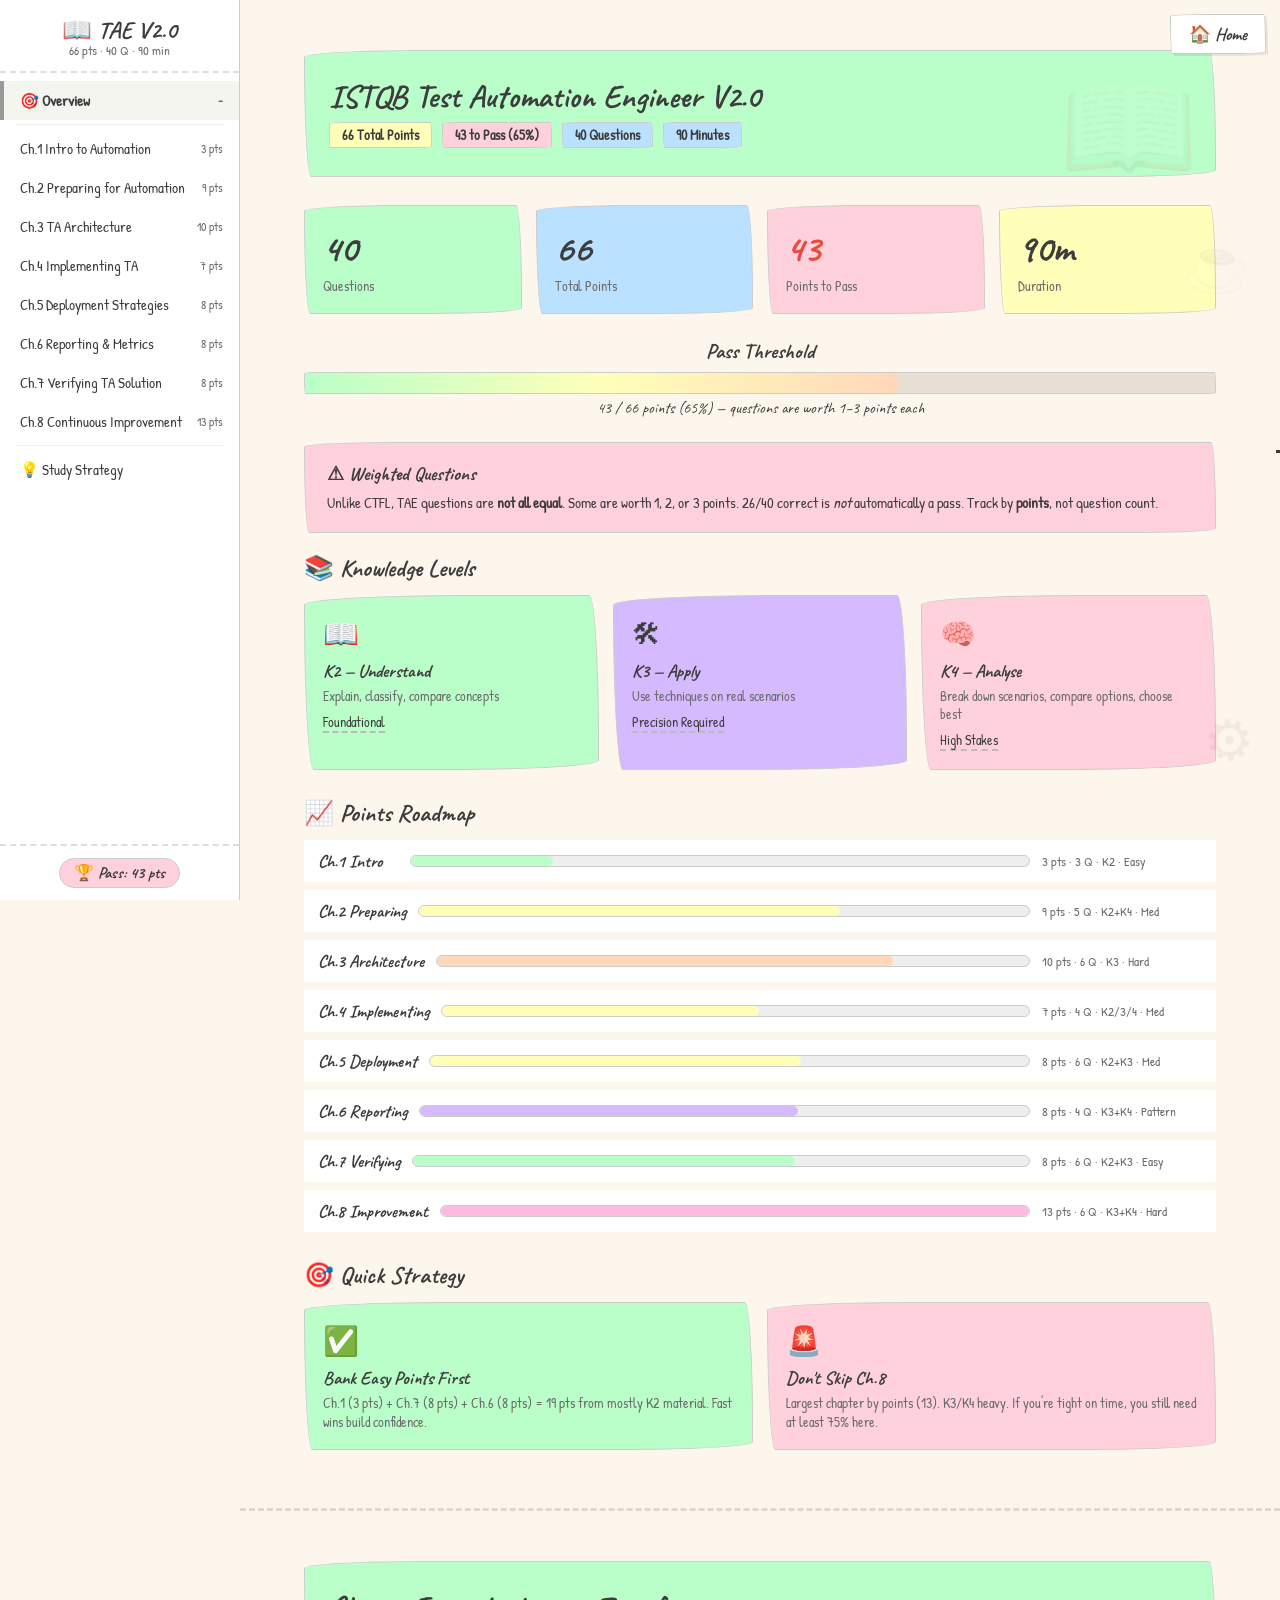
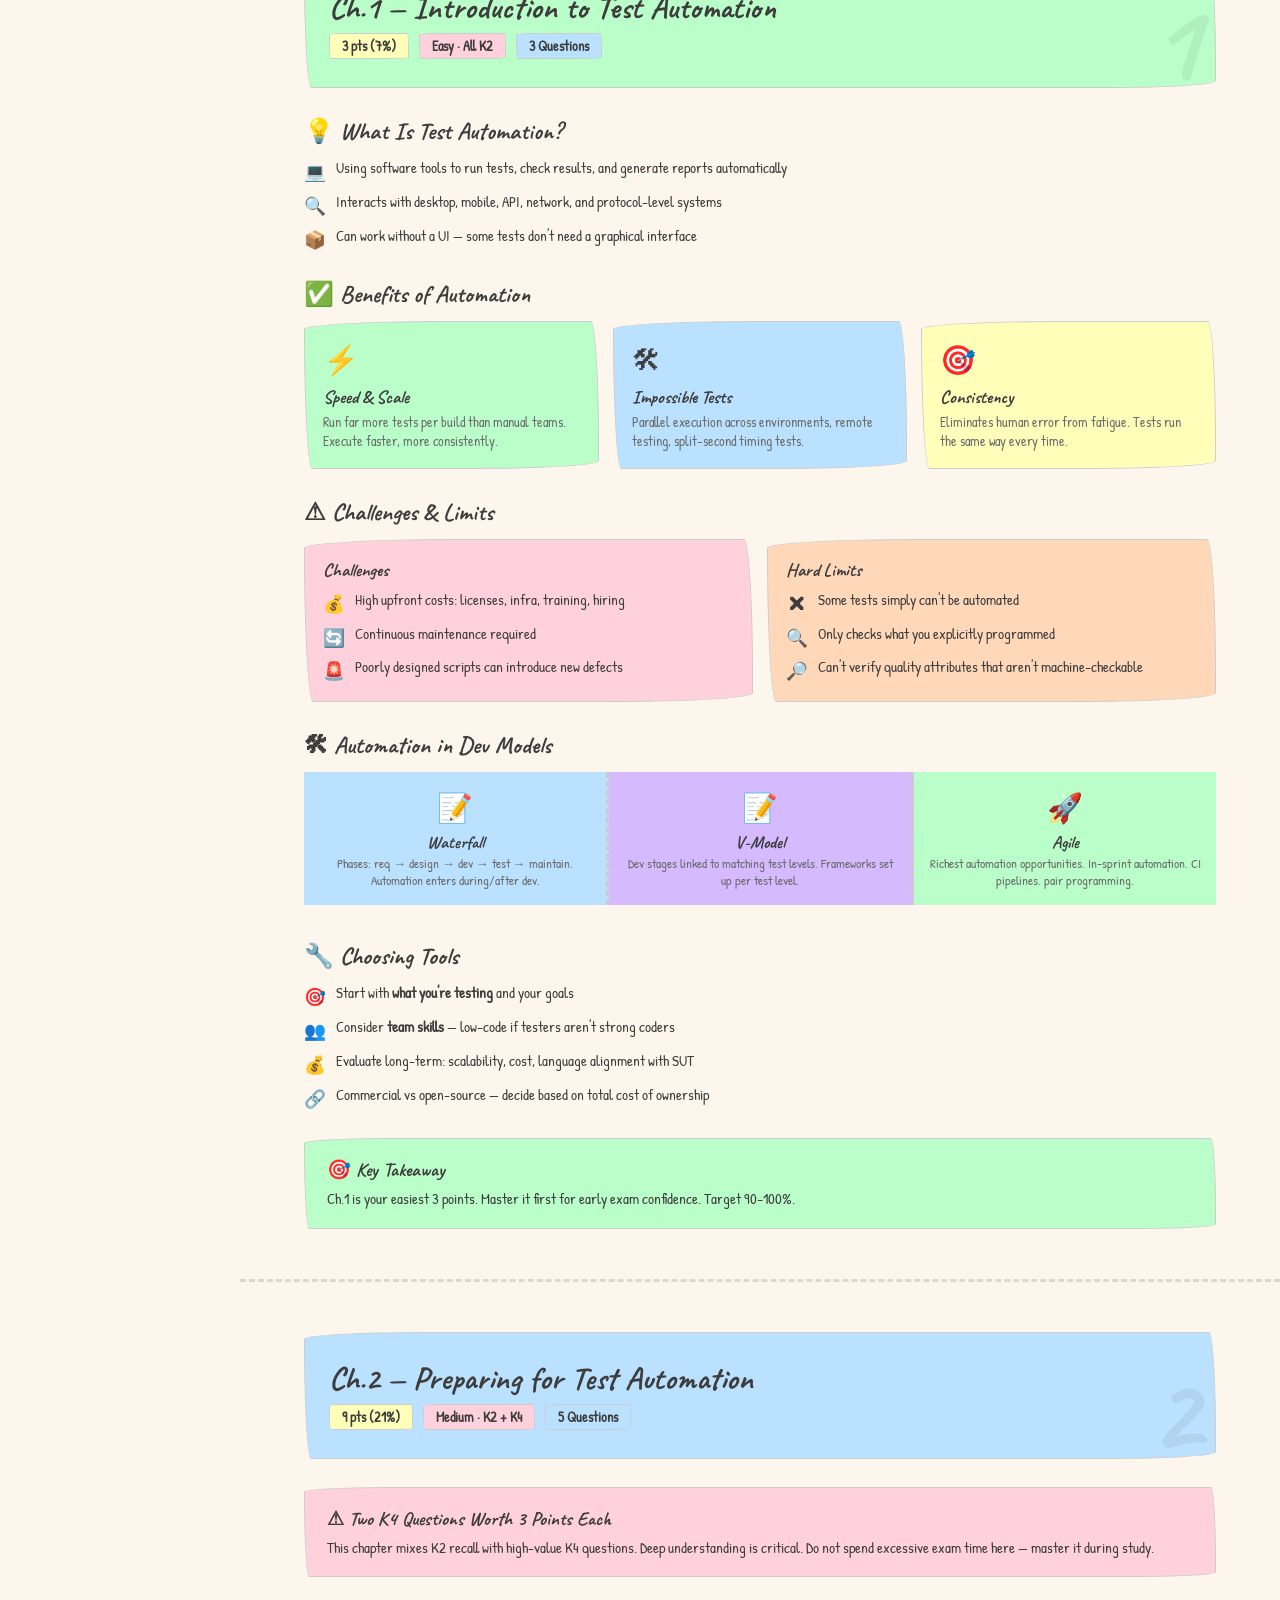
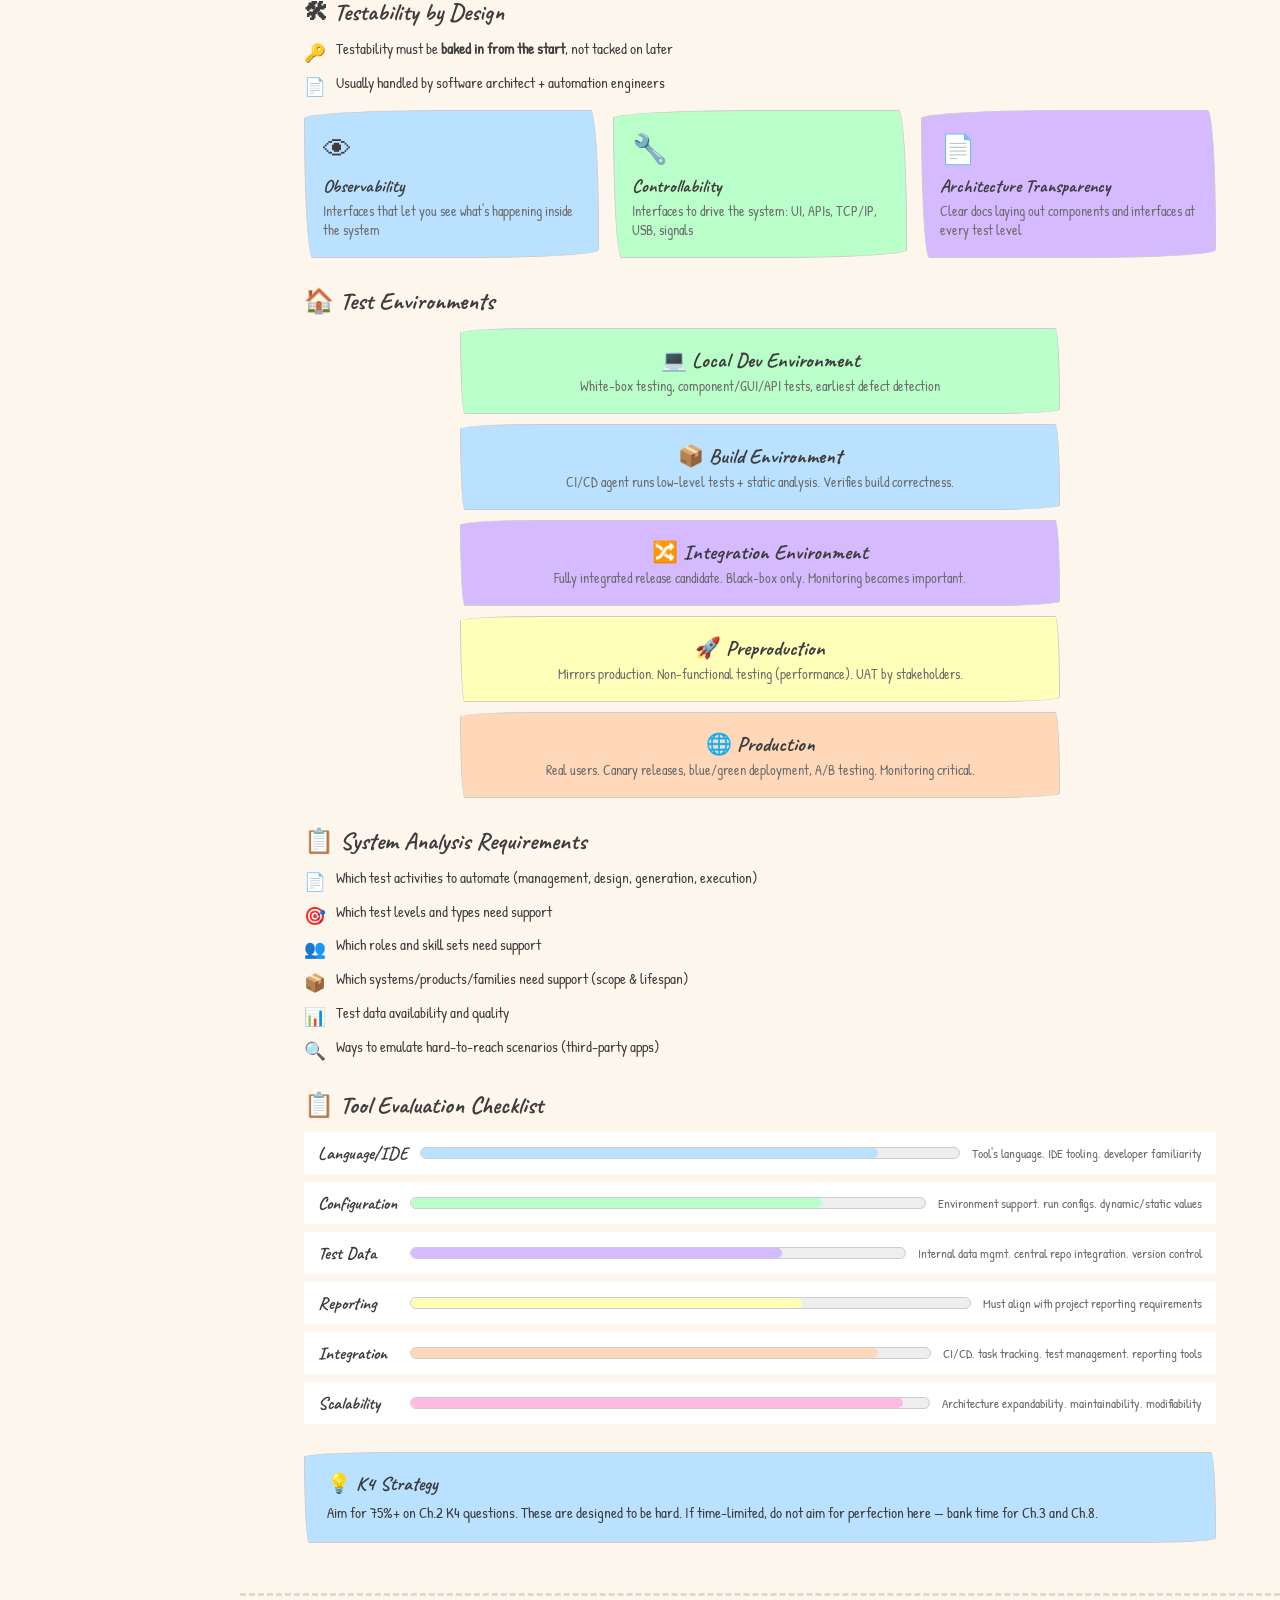
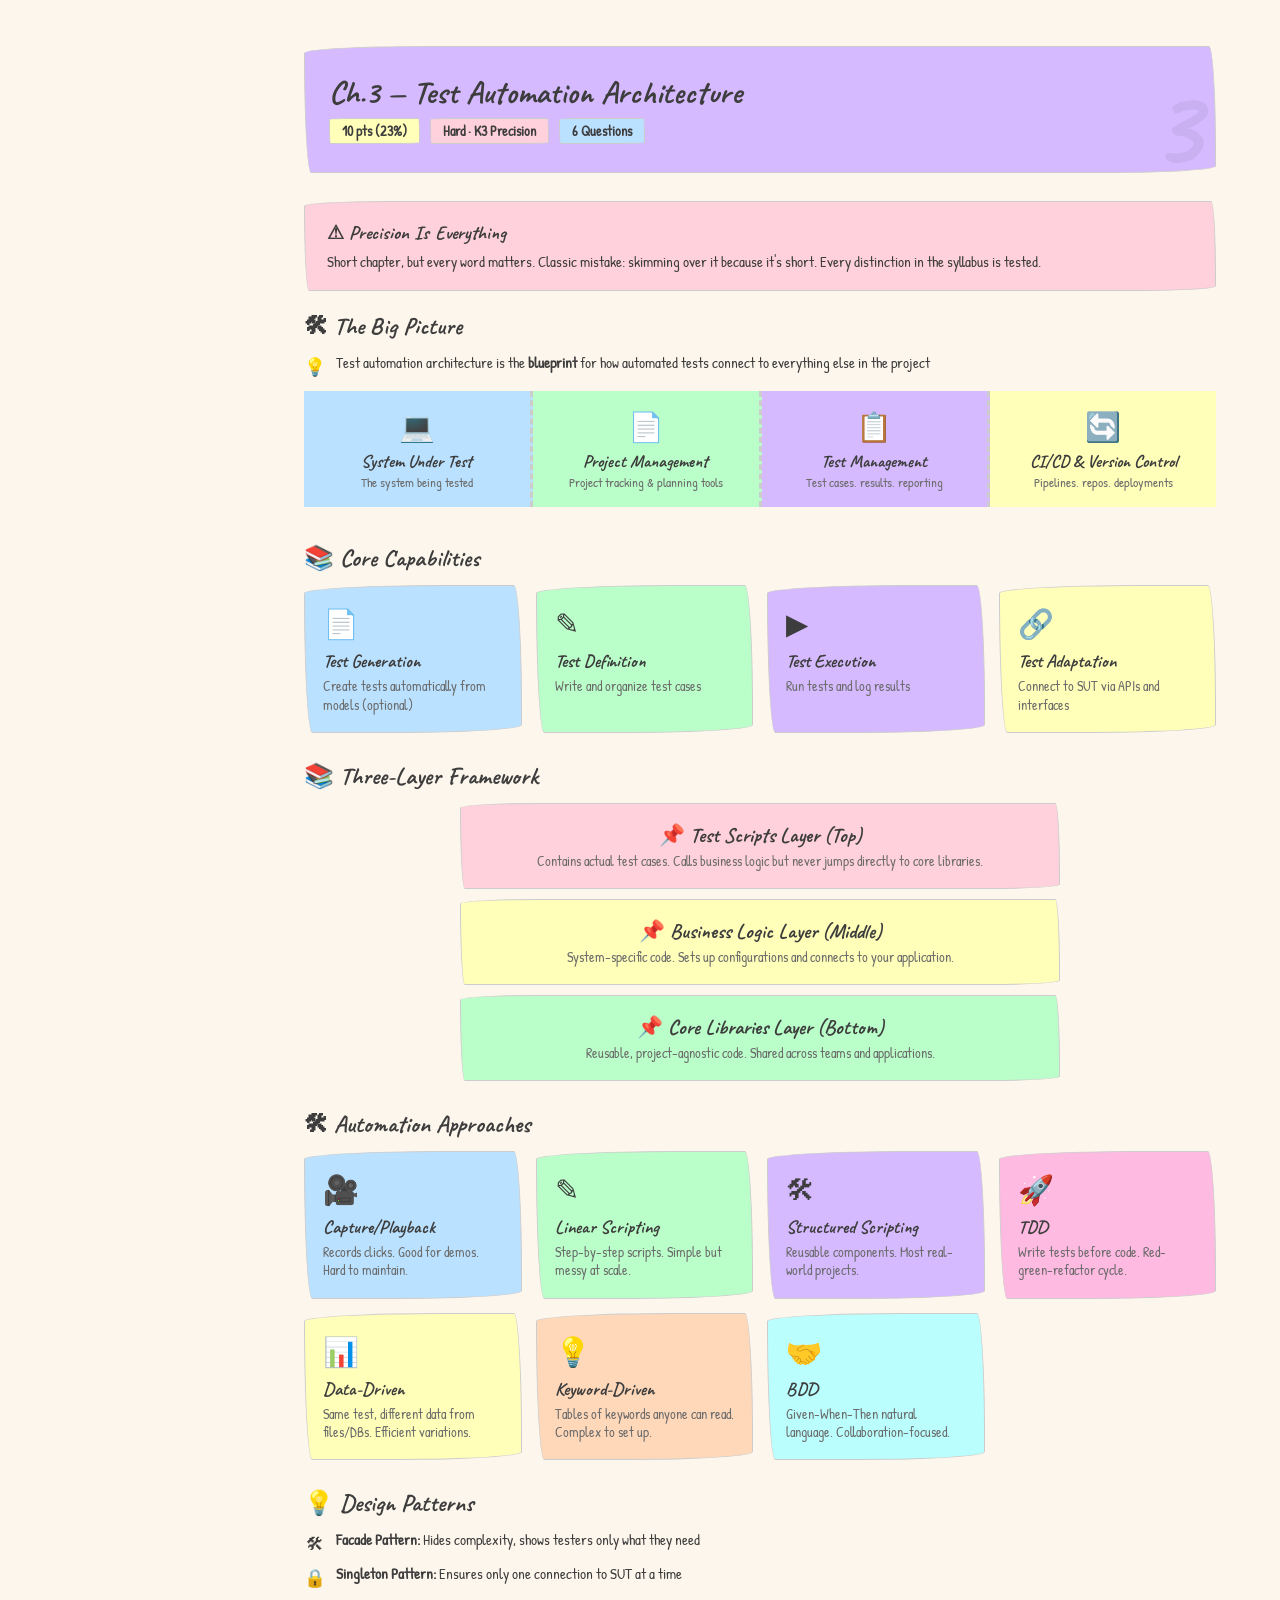
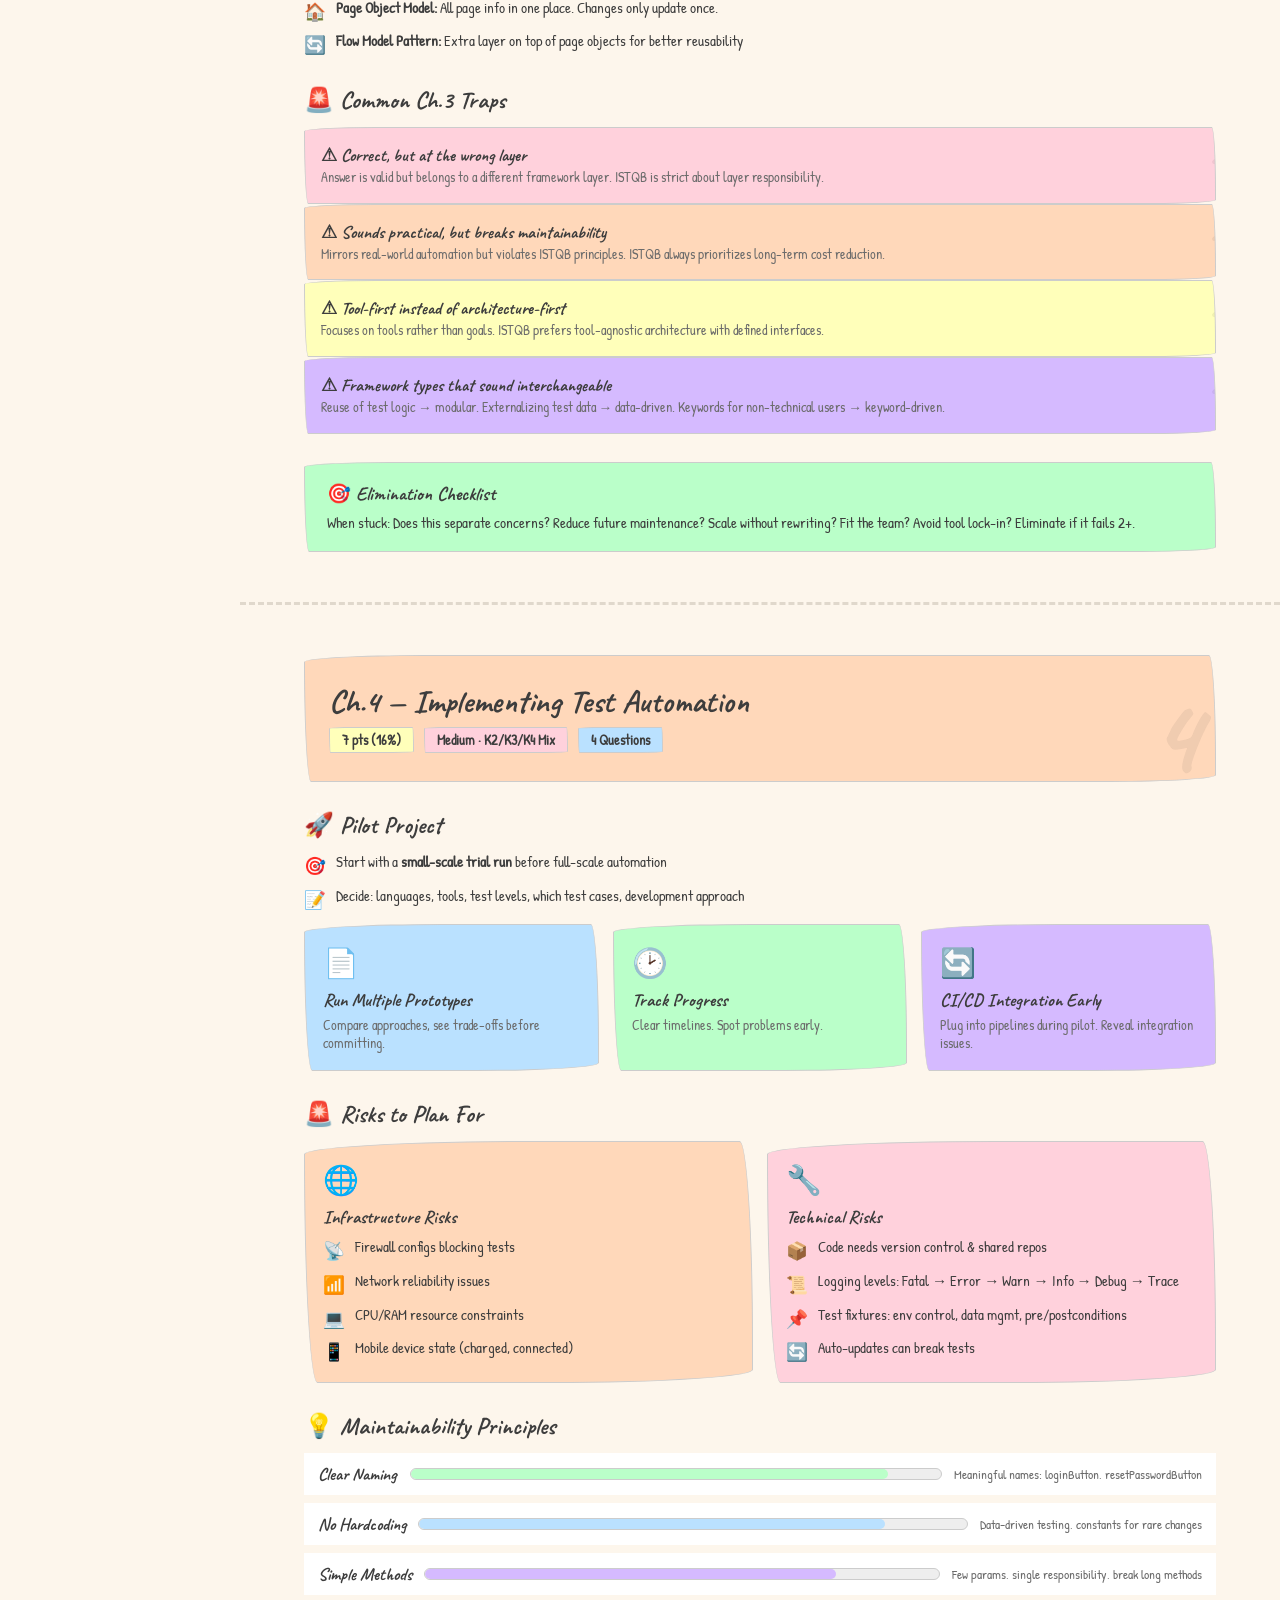
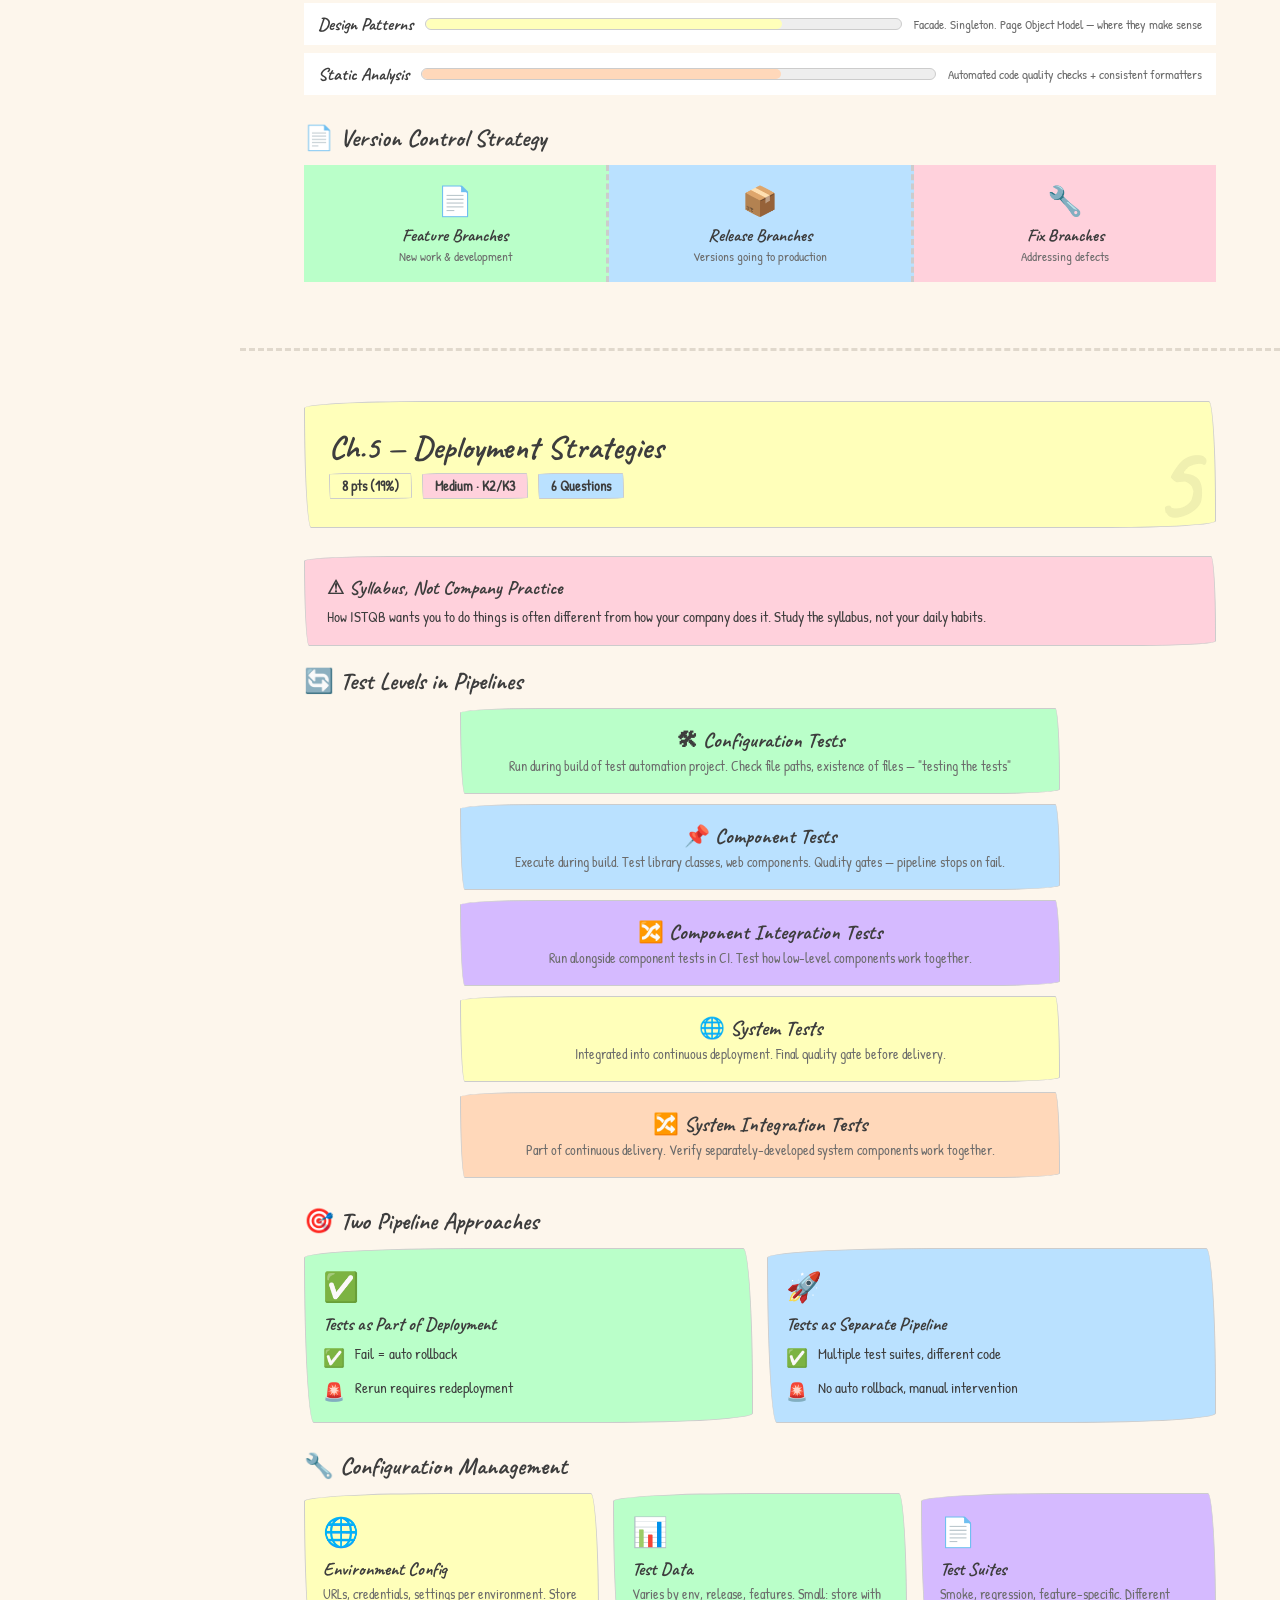
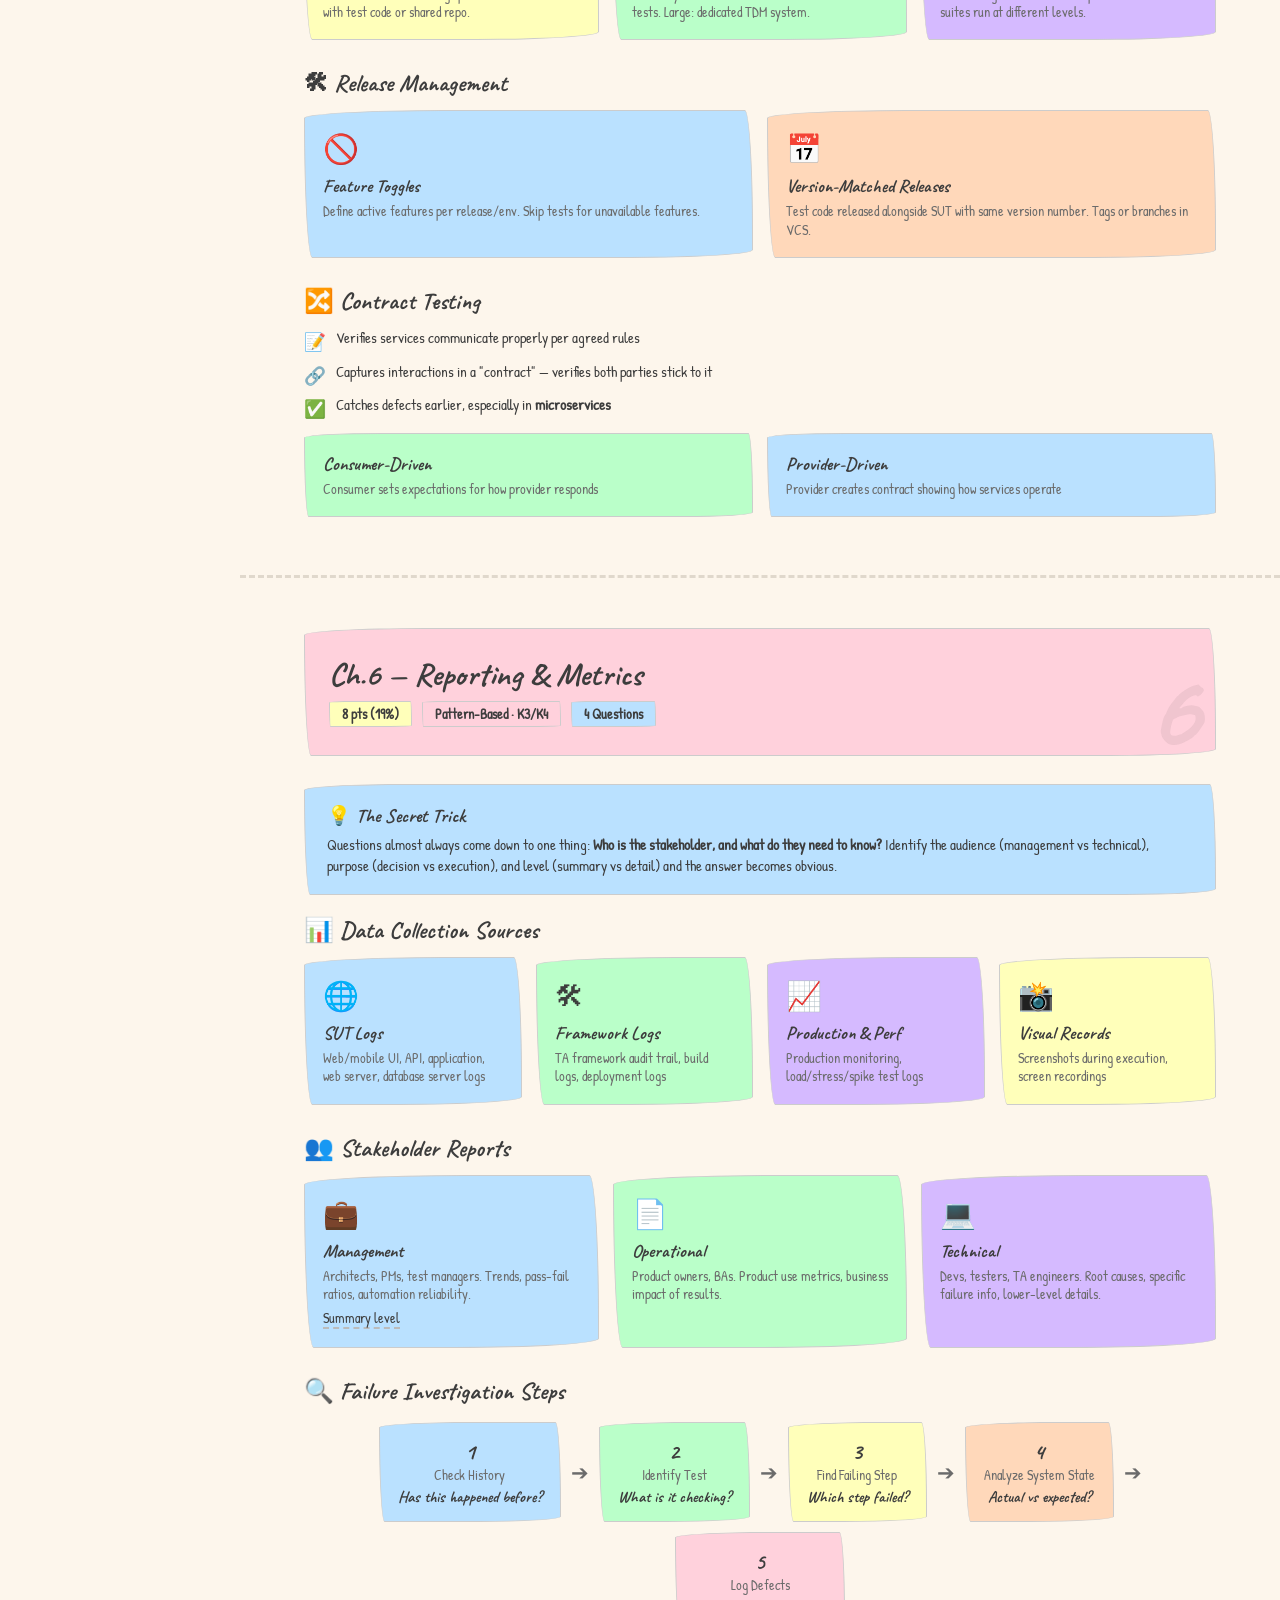
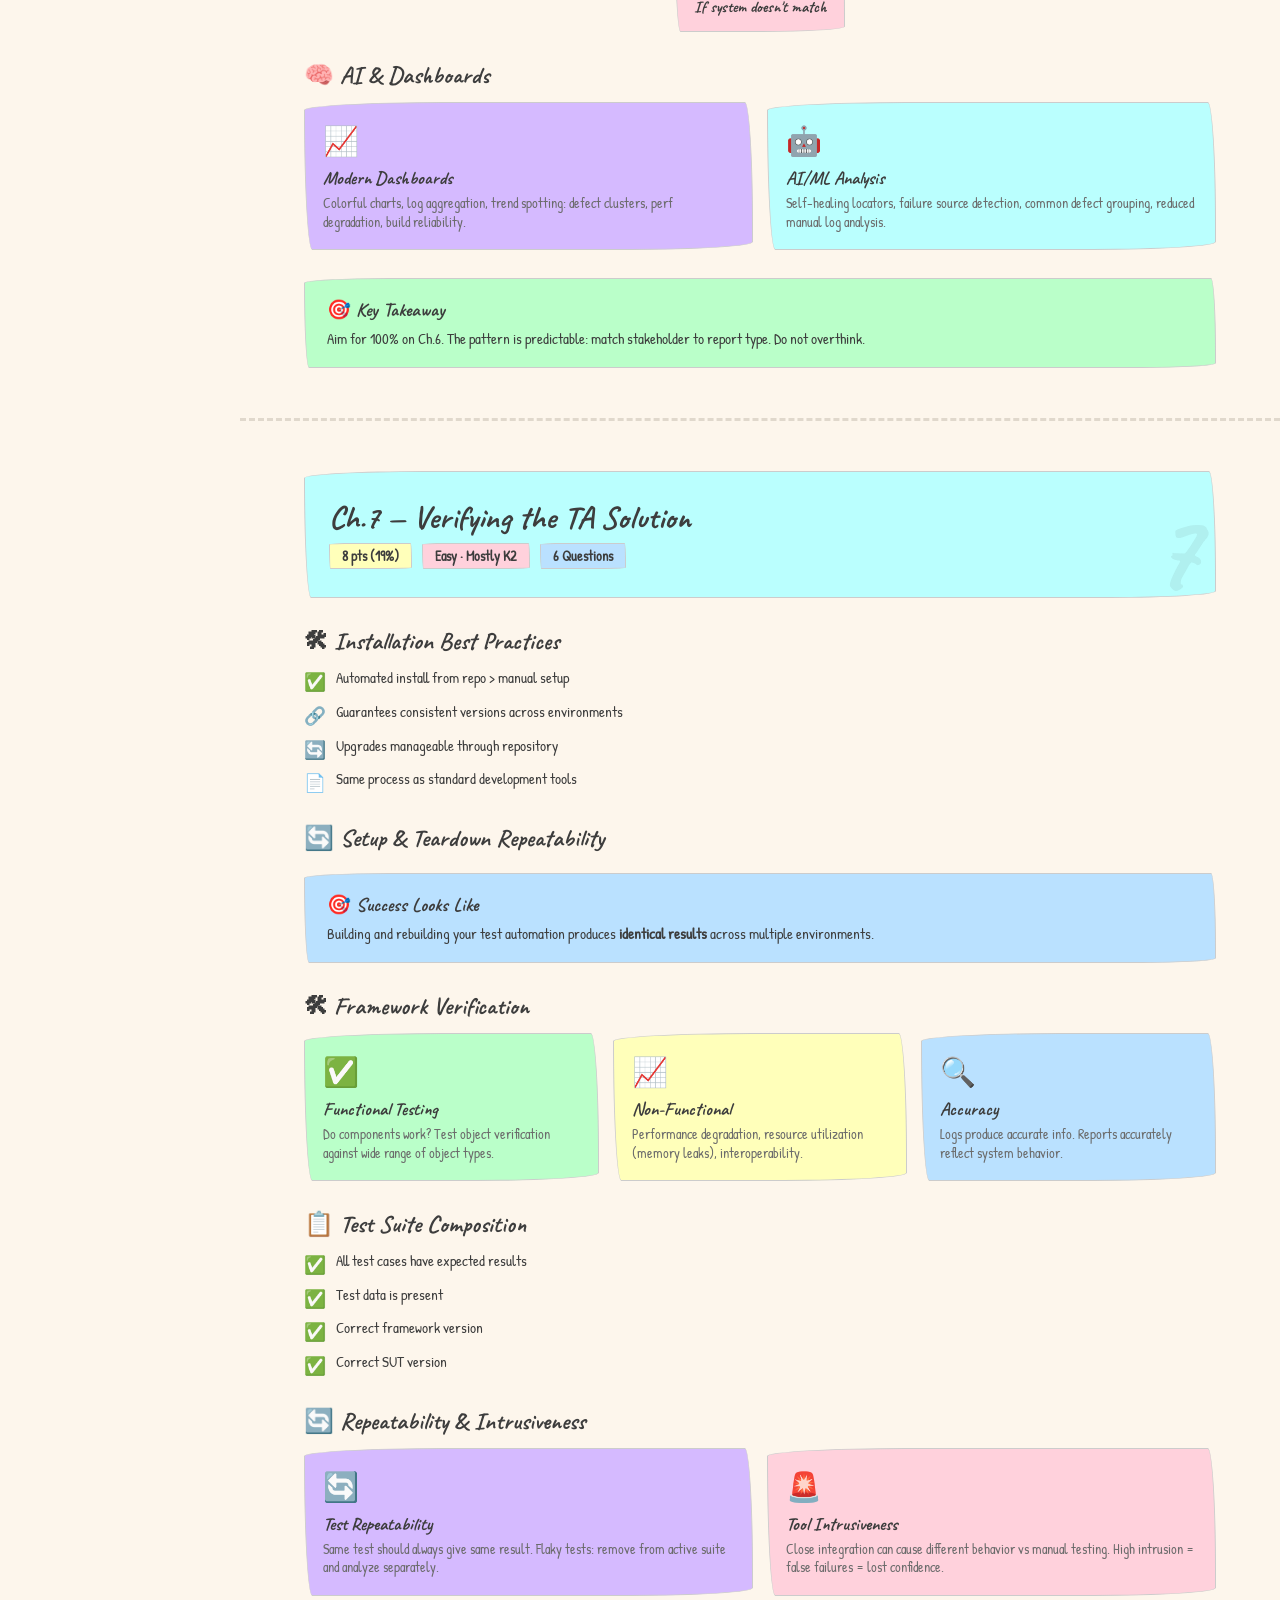
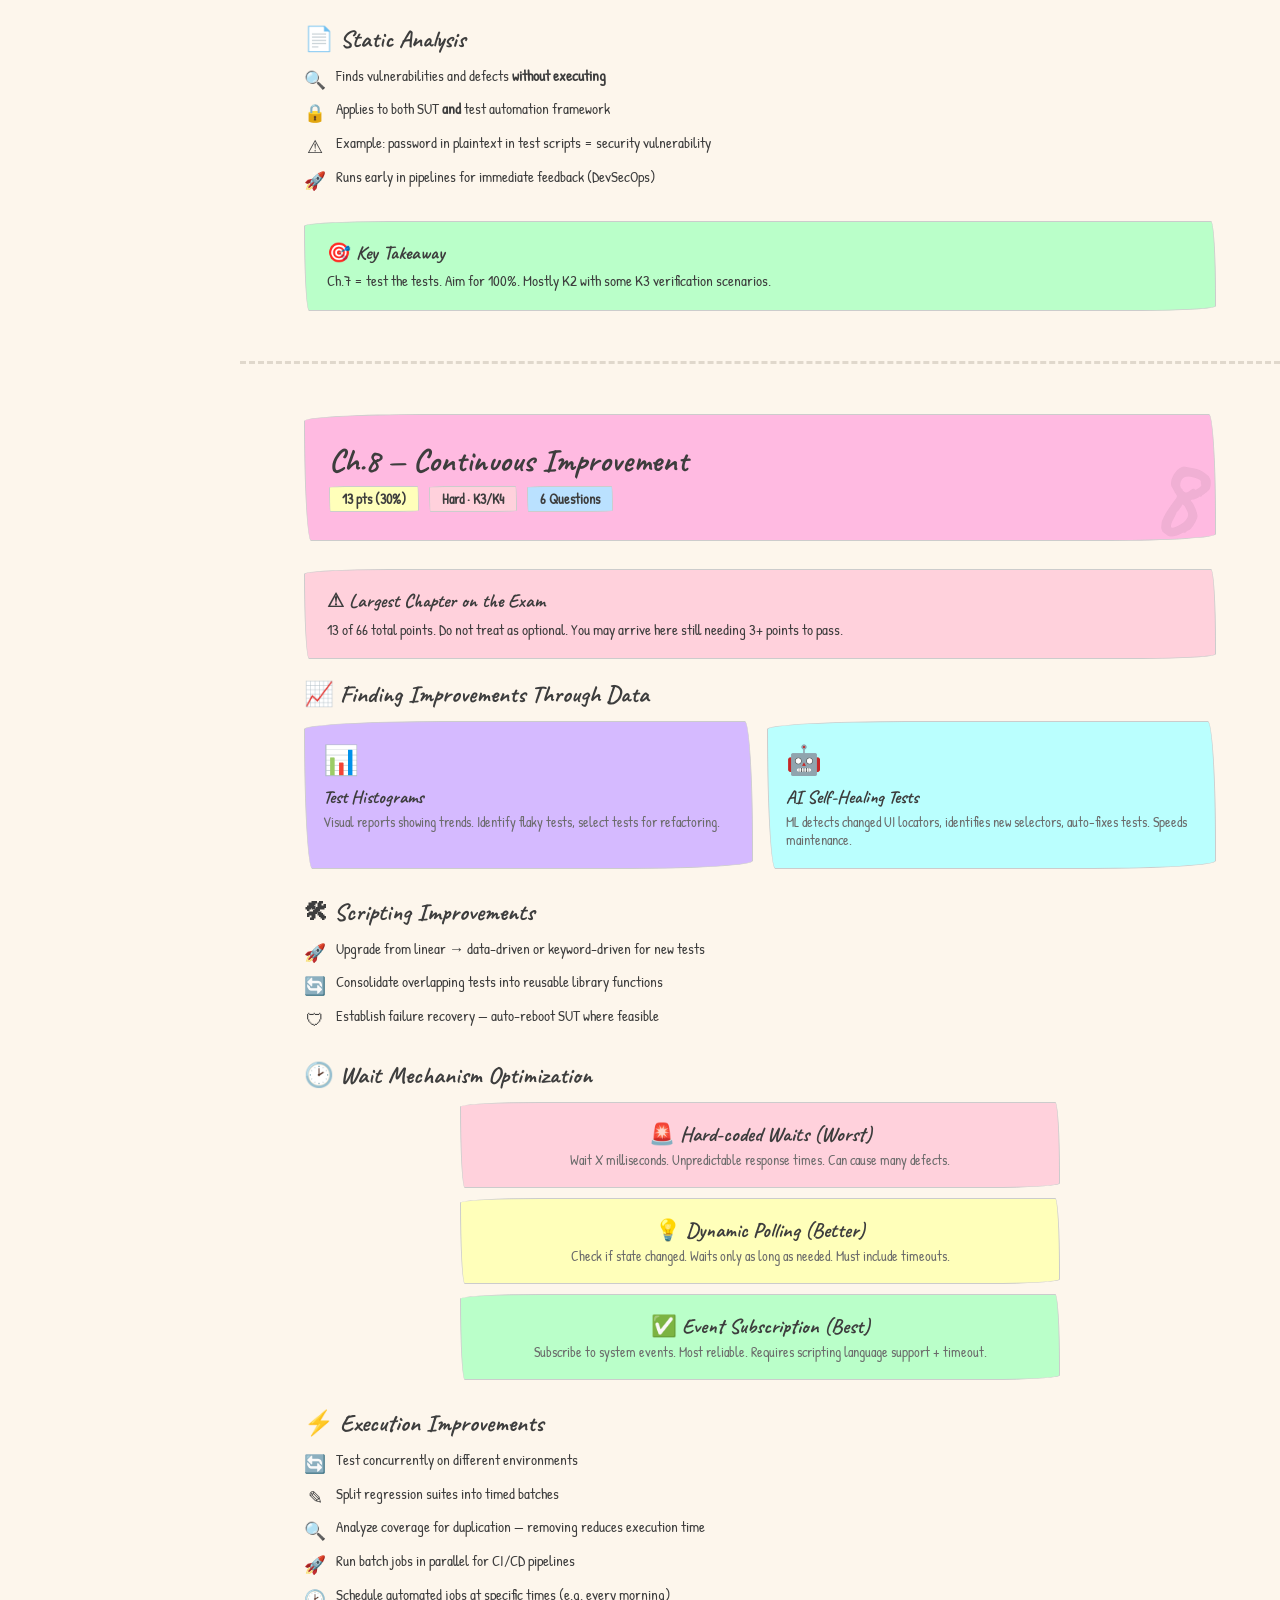
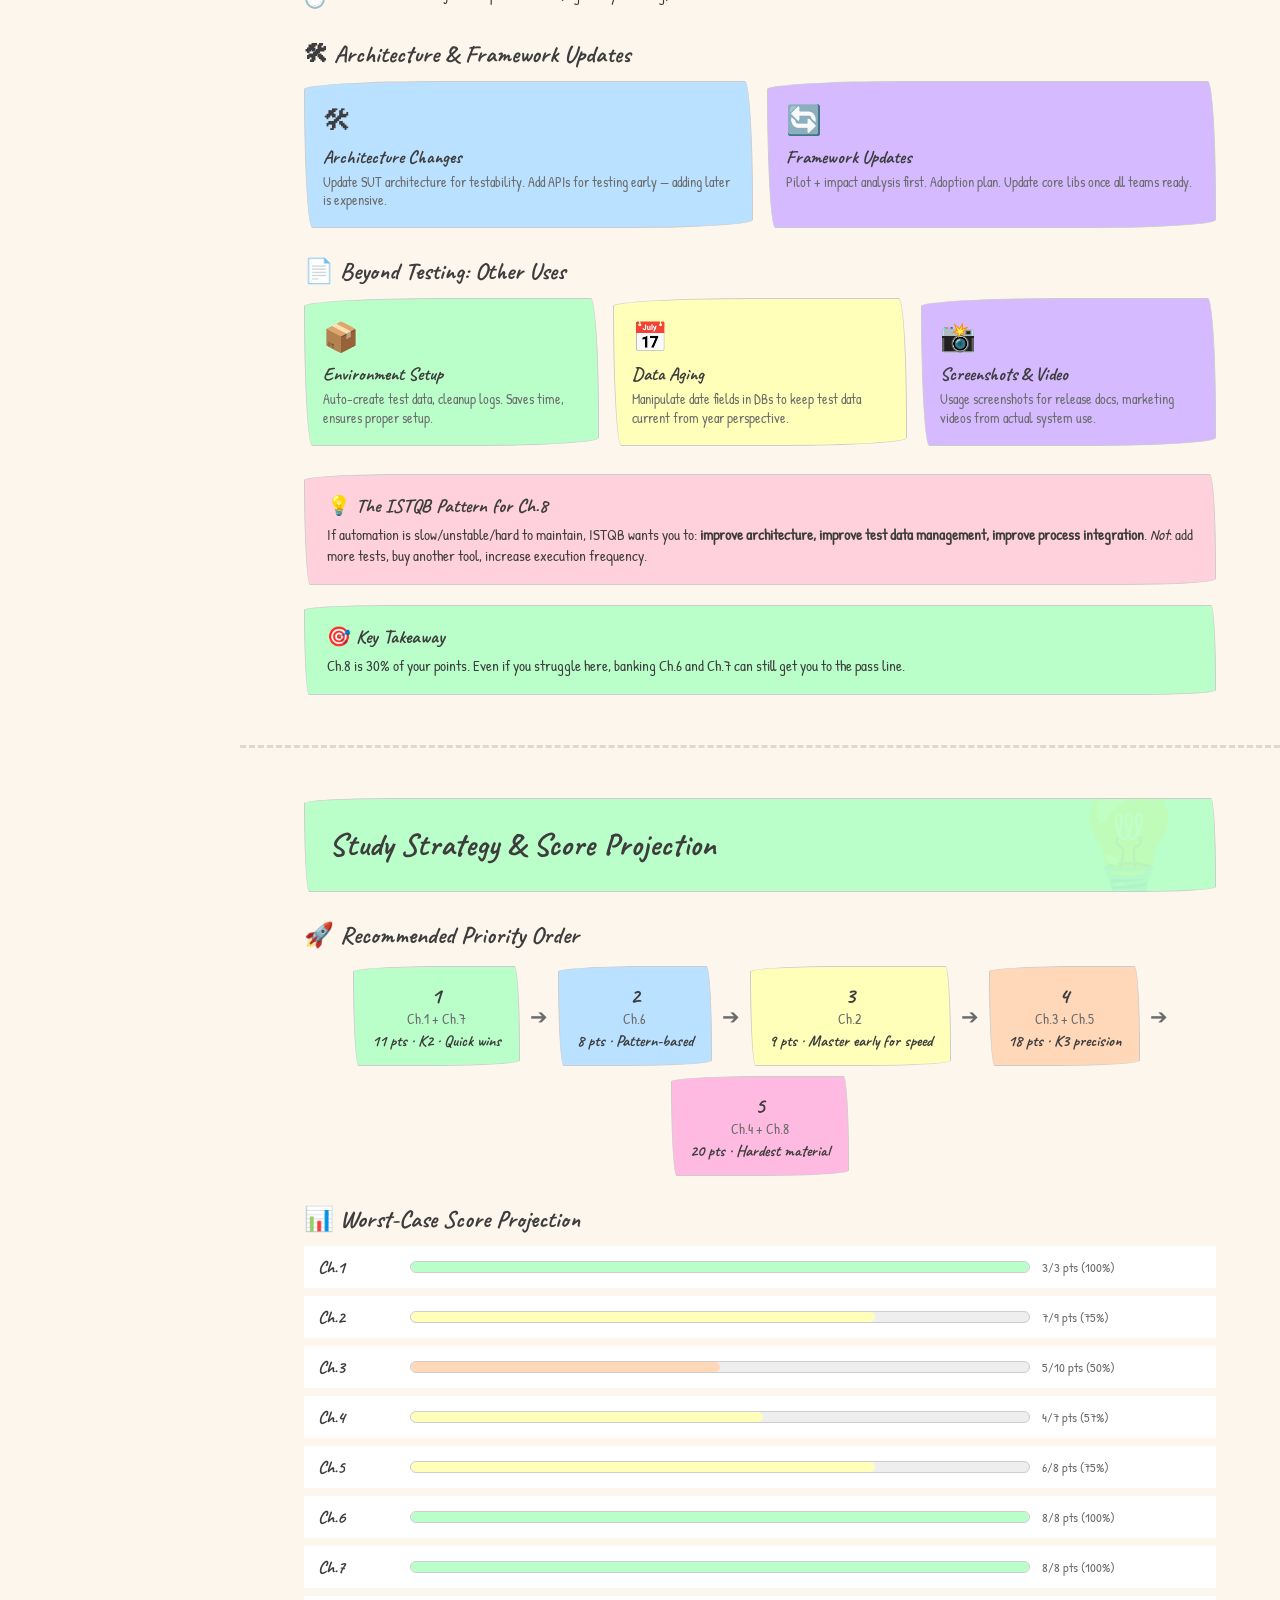
<file: tae_2.0/index.html>
<!DOCTYPE html>
<html lang="en">
<head>
<meta charset="UTF-8">
<meta name="viewport" content="width=device-width, initial-scale=1.0">
<title>ISTQB TAE V2.0 - Infographic Study Guide</title>
<link href="https://fonts.googleapis.com/css2?family=Caveat:wght@400;600;700&family=Patrick+Hand&display=swap" rel="stylesheet">
<link rel="stylesheet" href="../shared-styles.css">
</head>
<body>

<div class="deco" style="top:8%;left:3%;transform:rotate(-12deg)">&#9998;</div>
<div class="deco" style="top:25%;right:2%;transform:rotate(8deg)">&#9749;</div>
<div class="deco" style="top:55%;left:1%;transform:rotate(4deg)">&#9997;</div>
<div class="deco" style="top:78%;right:2%;transform:rotate(-6deg)">&#9881;</div>

<a class="home-btn" href="../index.html" style="position:fixed;top:14px;right:14px;z-index:1001;">&#127968; Home</a>

<div class="toc-overlay" id="tocOverlay"></div>
<aside class="toc-sidebar" id="tocSidebar">
  <div class="toc-header">
    <h3>&#128214; TAE V2.0</h3>
    <div class="toc-sub">66 pts &middot; 40 Q &middot; 90 min</div>
  </div>
  <nav class="toc-list">
    <a class="toc-item active" href="#overview" data-section="overview">&#127919; Overview <span class="toc-pts">-</span></a>
    <div class="toc-divider"></div>
    <a class="toc-item" href="#ch1" data-section="ch1">Ch.1 Intro to Automation <span class="toc-pts">3 pts</span></a>
    <a class="toc-item" href="#ch2" data-section="ch2">Ch.2 Preparing for Automation <span class="toc-pts">9 pts</span></a>
    <a class="toc-item" href="#ch3" data-section="ch3">Ch.3 TA Architecture <span class="toc-pts">10 pts</span></a>
    <a class="toc-item" href="#ch4" data-section="ch4">Ch.4 Implementing TA <span class="toc-pts">7 pts</span></a>
    <a class="toc-item" href="#ch5" data-section="ch5">Ch.5 Deployment Strategies <span class="toc-pts">8 pts</span></a>
    <a class="toc-item" href="#ch6" data-section="ch6">Ch.6 Reporting &amp; Metrics <span class="toc-pts">8 pts</span></a>
    <a class="toc-item" href="#ch7" data-section="ch7">Ch.7 Verifying TA Solution <span class="toc-pts">8 pts</span></a>
    <a class="toc-item" href="#ch8" data-section="ch8">Ch.8 Continuous Improvement <span class="toc-pts">13 pts</span></a>
    <div class="toc-divider"></div>
    <a class="toc-item" href="#strategy" data-section="strategy">&#128161; Study Strategy</a>
  </nav>
  <div class="toc-togo">
    <div class="pass-pill">&#127942; Pass: 43 pts</div>
  </div>
</aside>

<button class="toc-toggle" id="tocToggle">&#9776;</button>

<div class="main-content" id="mainContent">

<!-- ═══════════ OVERVIEW ═══════════ -->
<section class="chapter-section" id="overview">
  <div class="section-wrap">
    <div class="ch-banner sketch-border bg-ch1 anim" data-ch="&#128214;">
      <div class="ch-title">ISTQB Test Automation Engineer V2.0</div>
      <div class="ch-meta">
        <span class="ch-tag pts">66 Total Points</span>
        <span class="ch-tag diff">43 to Pass (65%)</span>
        <span class="ch-tag ks">40 Questions</span>
        <span class="ch-tag ks">90 Minutes</span>
      </div>
    </div>

    <div class="card-grid cols-4 anim" style="margin-bottom:24px">
      <div class="info-card sketch-border" style="background:var(--pastel-green)">
        <div style="font-family:'Caveat';font-size:2.4rem;font-weight:700">40</div>
        <div class="ic-desc">Questions</div>
      </div>
      <div class="info-card sketch-border" style="background:var(--pastel-blue)">
        <div style="font-family:'Caveat';font-size:2.4rem;font-weight:700">66</div>
        <div class="ic-desc">Total Points</div>
      </div>
      <div class="info-card sketch-border" style="background:var(--pastel-pink)">
        <div style="font-family:'Caveat';font-size:2.4rem;font-weight:700;color:#E74C3C">43</div>
        <div class="ic-desc">Points to Pass</div>
      </div>
      <div class="info-card sketch-border" style="background:var(--pastel-yellow)">
        <div style="font-family:'Caveat';font-size:2.4rem;font-weight:700">90m</div>
        <div class="ic-desc">Duration</div>
      </div>
    </div>

    <div class="meter-wrap anim">
      <h4>Pass Threshold</h4>
      <div class="meter-track"><div class="meter-fill" data-width="65" style="background:linear-gradient(90deg,var(--pastel-green),var(--pastel-yellow),var(--pastel-orange))"></div></div>
      <div class="meter-label">43 / 66 points (65%) &mdash; questions are worth 1&ndash;3 points each</div>
    </div>

    <div class="tip-box warn sketch-border anim">
      <h4>&#9888; Weighted Questions</h4>
      Unlike CTFL, TAE questions are <strong>not all equal</strong>. Some are worth 1, 2, or 3 points. 26/40 correct is <em>not</em> automatically a pass. Track by <strong>points</strong>, not question count.
    </div>

    <div class="sub-section anim">
      <div class="sub-title">&#128218; Knowledge Levels</div>
      <div class="card-grid cols-3">
        <div class="info-card sketch-border" style="background:var(--pastel-green)">
          <div class="ic-icon">&#128214;</div>
          <div class="ic-title">K2 &mdash; Understand</div>
          <div class="ic-desc">Explain, classify, compare concepts</div>
          <div class="tt" style="display:inline-block;margin-top:8px;font-size:.85rem">Foundational
            <div class="tt-box">Used heavily in Ch.1, Ch.7. Know definitions, principles, and why things work. Standard multiple-choice.</div>
          </div>
        </div>
        <div class="info-card sketch-border" style="background:var(--pastel-purple)">
          <div class="ic-icon">&#128736;</div>
          <div class="ic-title">K3 &mdash; Apply</div>
          <div class="ic-desc">Use techniques on real scenarios</div>
          <div class="tt" style="display:inline-block;margin-top:8px;font-size:.85rem">Precision Required
            <div class="tt-box">Ch.3 and Ch.5 are K3-heavy. Apply methods to solve problems. Every word in the question matters.</div>
          </div>
        </div>
        <div class="info-card sketch-border" style="background:var(--pastel-pink)">
          <div class="ic-icon">&#129504;</div>
          <div class="ic-title">K4 &mdash; Analyse</div>
          <div class="ic-desc">Break down scenarios, compare options, choose best</div>
          <div class="tt" style="display:inline-block;margin-top:8px;font-size:.85rem">High Stakes
            <div class="tt-box">Ch.2 and Ch.8 are K4-heavy. Multiple plausible answers &mdash; only one is best. Think like an architect.</div>
          </div>
        </div>
      </div>
    </div>

    <div class="sub-section anim">
      <div class="sub-title">&#128200; Points Roadmap</div>
      <div class="bar-rows">
        <div class="bar-row">
          <div class="bar-label" style="font-family:'Caveat'">Ch.1 Intro</div>
          <div class="bar-track"><div class="bar-fill" data-width="23" style="background:var(--pastel-green)"></div></div>
          <div class="bar-desc">3 pts &middot; 3 Q &middot; K2 &middot; Easy</div>
        </div>
        <div class="bar-row">
          <div class="bar-label" style="font-family:'Caveat'">Ch.2 Preparing</div>
          <div class="bar-track"><div class="bar-fill" data-width="69" style="background:var(--pastel-yellow)"></div></div>
          <div class="bar-desc">9 pts &middot; 5 Q &middot; K2+K4 &middot; Med</div>
        </div>
        <div class="bar-row">
          <div class="bar-label" style="font-family:'Caveat'">Ch.3 Architecture</div>
          <div class="bar-track"><div class="bar-fill" data-width="77" style="background:var(--pastel-orange)"></div></div>
          <div class="bar-desc">10 pts &middot; 6 Q &middot; K3 &middot; Hard</div>
        </div>
        <div class="bar-row">
          <div class="bar-label" style="font-family:'Caveat'">Ch.4 Implementing</div>
          <div class="bar-track"><div class="bar-fill" data-width="54" style="background:var(--pastel-yellow)"></div></div>
          <div class="bar-desc">7 pts &middot; 4 Q &middot; K2/3/4 &middot; Med</div>
        </div>
        <div class="bar-row">
          <div class="bar-label" style="font-family:'Caveat'">Ch.5 Deployment</div>
          <div class="bar-track"><div class="bar-fill" data-width="62" style="background:var(--pastel-yellow)"></div></div>
          <div class="bar-desc">8 pts &middot; 6 Q &middot; K2+K3 &middot; Med</div>
        </div>
        <div class="bar-row">
          <div class="bar-label" style="font-family:'Caveat'">Ch.6 Reporting</div>
          <div class="bar-track"><div class="bar-fill" data-width="62" style="background:var(--pastel-purple)"></div></div>
          <div class="bar-desc">8 pts &middot; 4 Q &middot; K3+K4 &middot; Pattern</div>
        </div>
        <div class="bar-row">
          <div class="bar-label" style="font-family:'Caveat'">Ch.7 Verifying</div>
          <div class="bar-track"><div class="bar-fill" data-width="62" style="background:var(--pastel-green)"></div></div>
          <div class="bar-desc">8 pts &middot; 6 Q &middot; K2+K3 &middot; Easy</div>
        </div>
        <div class="bar-row">
          <div class="bar-label" style="font-family:'Caveat'">Ch.8 Improvement</div>
          <div class="bar-track"><div class="bar-fill" data-width="100" style="background:var(--pastel-rose)"></div></div>
          <div class="bar-desc">13 pts &middot; 6 Q &middot; K3+K4 &middot; Hard</div>
        </div>
      </div>
    </div>

    <div class="sub-section anim">
      <div class="sub-title">&#127919; Quick Strategy</div>
      <div class="card-grid cols-2">
        <div class="info-card sketch-border" style="background:var(--pastel-green)">
          <div class="ic-icon">&#9989;</div>
          <div class="ic-title">Bank Easy Points First</div>
          <div class="ic-desc">Ch.1 (3 pts) + Ch.7 (8 pts) + Ch.6 (8 pts) = 19 pts from mostly K2 material. Fast wins build confidence.</div>
        </div>
        <div class="info-card sketch-border" style="background:var(--pastel-pink)">
          <div class="ic-icon">&#128680;</div>
          <div class="ic-title">Don't Skip Ch.8</div>
          <div class="ic-desc">Largest chapter by points (13). K3/K4 heavy. If you're tight on time, you still need at least 75% here.</div>
        </div>
      </div>
    </div>
  </div>
</section>

<!-- ═══════════ CHAPTER 1 ═══════════ -->
<section class="chapter-section" id="ch1">
  <div class="section-wrap">
    <div class="ch-banner sketch-border bg-ch1 anim" data-ch="1">
      <div class="ch-title">Ch.1 &mdash; Introduction to Test Automation</div>
      <div class="ch-meta">
        <span class="ch-tag pts">3 pts (7%)</span>
        <span class="ch-tag diff">Easy &middot; All K2</span>
        <span class="ch-tag ks">3 Questions</span>
      </div>
    </div>

    <div class="sub-section anim">
      <div class="sub-title">&#128161; What Is Test Automation?</div>
      <div class="bullet-list">
        <div class="bullet-item"><span class="bi-icon">&#128187;</span><span>Using software tools to run tests, check results, and generate reports automatically</span></div>
        <div class="bullet-item"><span class="bi-icon">&#128269;</span><span>Interacts with desktop, mobile, API, network, and protocol-level systems</span></div>
        <div class="bullet-item"><span class="bi-icon">&#128230;</span><span>Can work without a UI &mdash; some tests don't need a graphical interface</span></div>
      </div>
    </div>

    <div class="sub-section anim">
      <div class="sub-title">&#9989; Benefits of Automation</div>
      <div class="card-grid cols-3">
        <div class="info-card sketch-border" style="background:var(--pastel-green)">
          <div class="ic-icon">&#9889;</div>
          <div class="ic-title">Speed &amp; Scale</div>
          <div class="ic-desc">Run far more tests per build than manual teams. Execute faster, more consistently.</div>
        </div>
        <div class="info-card sketch-border" style="background:var(--pastel-blue)">
          <div class="ic-icon">&#128736;</div>
          <div class="ic-title">Impossible Tests</div>
          <div class="ic-desc">Parallel execution across environments, remote testing, split-second timing tests.</div>
        </div>
        <div class="info-card sketch-border" style="background:var(--pastel-yellow)">
          <div class="ic-icon">&#127919;</div>
          <div class="ic-title">Consistency</div>
          <div class="ic-desc">Eliminates human error from fatigue. Tests run the same way every time.</div>
        </div>
      </div>
    </div>

    <div class="sub-section anim">
      <div class="sub-title">&#9888; Challenges &amp; Limits</div>
      <div class="card-grid cols-2">
        <div class="info-card sketch-border" style="background:var(--pastel-pink)">
          <div class="ic-title">Challenges</div>
          <div class="bullet-list" style="margin-top:8px">
            <div class="bullet-item"><span class="bi-icon">&#128176;</span><span>High upfront costs: licenses, infra, training, hiring</span></div>
            <div class="bullet-item"><span class="bi-icon">&#128260;</span><span>Continuous maintenance required</span></div>
            <div class="bullet-item"><span class="bi-icon">&#128680;</span><span>Poorly designed scripts can introduce new defects</span></div>
          </div>
        </div>
        <div class="info-card sketch-border" style="background:var(--pastel-orange)">
          <div class="ic-title">Hard Limits</div>
          <div class="bullet-list" style="margin-top:8px">
            <div class="bullet-item"><span class="bi-icon">&#128473;</span><span>Some tests simply can't be automated</span></div>
            <div class="bullet-item"><span class="bi-icon">&#128269;</span><span>Only checks what you explicitly programmed</span></div>
            <div class="bullet-item"><span class="bi-icon">&#128270;</span><span>Can't verify quality attributes that aren't machine-checkable</span></div>
          </div>
        </div>
      </div>
    </div>

    <div class="sub-section anim">
      <div class="sub-title">&#128736; Automation in Dev Models</div>
      <div class="flow-row">
        <div class="flow-node" style="background:var(--pastel-blue)">
          <div class="fn-icon">&#128221;</div>
          <div class="fn-name">Waterfall</div>
          <div class="fn-desc">Phases: req &rarr; design &rarr; dev &rarr; test &rarr; maintain. Automation enters during/after dev.</div>
        </div>
        <div class="flow-arrow">&#10132;</div>
        <div class="flow-node" style="background:var(--pastel-purple)">
          <div class="fn-icon">&#128221;</div>
          <div class="fn-name">V-Model</div>
          <div class="fn-desc">Dev stages linked to matching test levels. Frameworks set up per test level.</div>
        </div>
        <div class="flow-arrow">&#10132;</div>
        <div class="flow-node" style="background:var(--pastel-green)">
          <div class="fn-icon">&#128640;</div>
          <div class="fn-name">Agile</div>
          <div class="fn-desc">Richest automation opportunities. In-sprint automation, CI pipelines, pair programming.</div>
        </div>
      </div>
    </div>

    <div class="sub-section anim">
      <div class="sub-title">&#128295; Choosing Tools</div>
      <div class="bullet-list">
        <div class="bullet-item"><span class="bi-icon">&#127919;</span><span>Start with <strong>what you're testing</strong> and your goals</span></div>
        <div class="bullet-item"><span class="bi-icon">&#128101;</span><span>Consider <strong>team skills</strong> &mdash; low-code if testers aren't strong coders</span></div>
        <div class="bullet-item"><span class="bi-icon">&#128176;</span><span>Evaluate long-term: scalability, cost, language alignment with SUT</span></div>
        <div class="bullet-item"><span class="bi-icon">&#128279;</span><span>Commercial vs open-source &mdash; decide based on total cost of ownership</span></div>
      </div>
    </div>

    <div class="tip-box success sketch-border anim">
      <h4>&#127919; Key Takeaway</h4>
      Ch.1 is your easiest 3 points. Master it first for early exam confidence. Target 90&ndash;100%.
    </div>
  </div>
</section>

<!-- ═══════════ CHAPTER 2 ═══════════ -->
<section class="chapter-section" id="ch2">
  <div class="section-wrap">
    <div class="ch-banner sketch-border bg-ch2 anim" data-ch="2">
      <div class="ch-title">Ch.2 &mdash; Preparing for Test Automation</div>
      <div class="ch-meta">
        <span class="ch-tag pts">9 pts (21%)</span>
        <span class="ch-tag diff">Medium &middot; K2 + K4</span>
        <span class="ch-tag ks">5 Questions</span>
      </div>
    </div>

    <div class="tip-box warn sketch-border anim">
      <h4>&#9888; Two K4 Questions Worth 3 Points Each</h4>
      This chapter mixes K2 recall with high-value K4 questions. Deep understanding is critical. Do not spend excessive exam time here &mdash; master it during study.
    </div>

    <div class="sub-section anim">
      <div class="sub-title">&#128736; Testability by Design</div>
      <div class="bullet-list">
        <div class="bullet-item"><span class="bi-icon">&#128273;</span><span>Testability must be <strong>baked in from the start</strong>, not tacked on later</span></div>
        <div class="bullet-item"><span class="bi-icon">&#128196;</span><span>Usually handled by software architect + automation engineers</span></div>
      </div>
      <div class="card-grid cols-3" style="margin-top:12px">
        <div class="info-card sketch-border" style="background:var(--pastel-blue)">
          <div class="ic-icon">&#128065;</div>
          <div class="ic-title">Observability</div>
          <div class="ic-desc">Interfaces that let you see what's happening inside the system</div>
        </div>
        <div class="info-card sketch-border" style="background:var(--pastel-green)">
          <div class="ic-icon">&#128295;</div>
          <div class="ic-title">Controllability</div>
          <div class="ic-desc">Interfaces to drive the system: UI, APIs, TCP/IP, USB, signals</div>
        </div>
        <div class="info-card sketch-border" style="background:var(--pastel-purple)">
          <div class="ic-icon">&#128196;</div>
          <div class="ic-title">Architecture Transparency</div>
          <div class="ic-desc">Clear docs laying out components and interfaces at every test level</div>
        </div>
      </div>
    </div>

    <div class="sub-section anim">
      <div class="sub-title">&#127968; Test Environments</div>
      <div class="layer-stack">
        <div class="layer-box sketch-border" style="background:var(--pastel-green)">
          <div class="layer-name">&#128187; Local Dev Environment</div>
          <div class="layer-desc">White-box testing, component/GUI/API tests, earliest defect detection</div>
        </div>
        <div class="layer-box sketch-border" style="background:var(--pastel-blue)">
          <div class="layer-name">&#128230; Build Environment</div>
          <div class="layer-desc">CI/CD agent runs low-level tests + static analysis. Verifies build correctness.</div>
        </div>
        <div class="layer-box sketch-border" style="background:var(--pastel-purple)">
          <div class="layer-name">&#128256; Integration Environment</div>
          <div class="layer-desc">Fully integrated release candidate. Black-box only. Monitoring becomes important.</div>
        </div>
        <div class="layer-box sketch-border" style="background:var(--pastel-yellow)">
          <div class="layer-name">&#128640; Preproduction</div>
          <div class="layer-desc">Mirrors production. Non-functional testing (performance). UAT by stakeholders.</div>
        </div>
        <div class="layer-box sketch-border" style="background:var(--pastel-orange)">
          <div class="layer-name">&#127760; Production</div>
          <div class="layer-desc">Real users. Canary releases, blue/green deployment, A/B testing. Monitoring critical.</div>
        </div>
      </div>
    </div>

    <div class="sub-section anim">
      <div class="sub-title">&#128203; System Analysis Requirements</div>
      <div class="bullet-list">
        <div class="bullet-item"><span class="bi-icon">&#128196;</span><span>Which test activities to automate (management, design, generation, execution)</span></div>
        <div class="bullet-item"><span class="bi-icon">&#127919;</span><span>Which test levels and types need support</span></div>
        <div class="bullet-item"><span class="bi-icon">&#128101;</span><span>Which roles and skill sets need support</span></div>
        <div class="bullet-item"><span class="bi-icon">&#128230;</span><span>Which systems/products/families need support (scope &amp; lifespan)</span></div>
        <div class="bullet-item"><span class="bi-icon">&#128202;</span><span>Test data availability and quality</span></div>
        <div class="bullet-item"><span class="bi-icon">&#128269;</span><span>Ways to emulate hard-to-reach scenarios (third-party apps)</span></div>
      </div>
    </div>

    <div class="sub-section anim">
      <div class="sub-title">&#128203; Tool Evaluation Checklist</div>
      <div class="bar-rows">
        <div class="bar-row">
          <div class="bar-label">Language/IDE</div>
          <div class="bar-track"><div class="bar-fill" data-width="85" style="background:var(--pastel-blue)"></div></div>
          <div class="bar-desc">Tool's language, IDE tooling, developer familiarity</div>
        </div>
        <div class="bar-row">
          <div class="bar-label">Configuration</div>
          <div class="bar-track"><div class="bar-fill" data-width="80" style="background:var(--pastel-green)"></div></div>
          <div class="bar-desc">Environment support, run configs, dynamic/static values</div>
        </div>
        <div class="bar-row">
          <div class="bar-label">Test Data</div>
          <div class="bar-track"><div class="bar-fill" data-width="75" style="background:var(--pastel-purple)"></div></div>
          <div class="bar-desc">Internal data mgmt, central repo integration, version control</div>
        </div>
        <div class="bar-row">
          <div class="bar-label">Reporting</div>
          <div class="bar-track"><div class="bar-fill" data-width="70" style="background:var(--pastel-yellow)"></div></div>
          <div class="bar-desc">Must align with project reporting requirements</div>
        </div>
        <div class="bar-row">
          <div class="bar-label">Integration</div>
          <div class="bar-track"><div class="bar-fill" data-width="90" style="background:var(--pastel-orange)"></div></div>
          <div class="bar-desc">CI/CD, task tracking, test management, reporting tools</div>
        </div>
        <div class="bar-row">
          <div class="bar-label">Scalability</div>
          <div class="bar-track"><div class="bar-fill" data-width="95" style="background:var(--pastel-rose)"></div></div>
          <div class="bar-desc">Architecture expandability, maintainability, modifiability</div>
        </div>
      </div>
    </div>

    <div class="tip-box info sketch-border anim">
      <h4>&#128161; K4 Strategy</h4>
      Aim for 75%+ on Ch.2 K4 questions. These are designed to be hard. If time-limited, do not aim for perfection here &mdash; bank time for Ch.3 and Ch.8.
    </div>
  </div>
</section>

<!-- ═══════════ CHAPTER 3 ═══════════ -->
<section class="chapter-section" id="ch3">
  <div class="section-wrap">
    <div class="ch-banner sketch-border bg-ch3 anim" data-ch="3">
      <div class="ch-title">Ch.3 &mdash; Test Automation Architecture</div>
      <div class="ch-meta">
        <span class="ch-tag pts">10 pts (23%)</span>
        <span class="ch-tag diff">Hard &middot; K3 Precision</span>
        <span class="ch-tag ks">6 Questions</span>
      </div>
    </div>

    <div class="tip-box warn sketch-border anim">
      <h4>&#9888; Precision Is Everything</h4>
      Short chapter, but every word matters. Classic mistake: skimming over it because it's short. Every distinction in the syllabus is tested.
    </div>

    <div class="sub-section anim">
      <div class="sub-title">&#128736; The Big Picture</div>
      <div class="bullet-list">
        <div class="bullet-item"><span class="bi-icon">&#128161;</span><span>Test automation architecture is the <strong>blueprint</strong> for how automated tests connect to everything else in the project</span></div>
      </div>
      <div class="flow-row" style="margin-top:12px">
        <div class="flow-node" style="background:var(--pastel-blue)">
          <div class="fn-icon">&#128187;</div>
          <div class="fn-name">System Under Test</div>
          <div class="fn-desc">The system being tested</div>
        </div>
        <div class="flow-arrow">&#10132;</div>
        <div class="flow-node" style="background:var(--pastel-green)">
          <div class="fn-icon">&#128196;</div>
          <div class="fn-name">Project Management</div>
          <div class="fn-desc">Project tracking &amp; planning tools</div>
        </div>
        <div class="flow-arrow">&#10132;</div>
        <div class="flow-node" style="background:var(--pastel-purple)">
          <div class="fn-icon">&#128203;</div>
          <div class="fn-name">Test Management</div>
          <div class="fn-desc">Test cases, results, reporting</div>
        </div>
        <div class="flow-arrow">&#10132;</div>
        <div class="flow-node" style="background:var(--pastel-yellow)">
          <div class="fn-icon">&#128260;</div>
          <div class="fn-name">CI/CD &amp; Version Control</div>
          <div class="fn-desc">Pipelines, repos, deployments</div>
        </div>
      </div>
    </div>

    <div class="sub-section anim">
      <div class="sub-title">&#128218; Core Capabilities</div>
      <div class="card-grid cols-4">
        <div class="info-card sketch-border" style="background:var(--pastel-blue)">
          <div class="ic-icon">&#128196;</div>
          <div class="ic-title">Test Generation</div>
          <div class="ic-desc">Create tests automatically from models (optional)</div>
        </div>
        <div class="info-card sketch-border" style="background:var(--pastel-green)">
          <div class="ic-icon">&#9998;</div>
          <div class="ic-title">Test Definition</div>
          <div class="ic-desc">Write and organize test cases</div>
        </div>
        <div class="info-card sketch-border" style="background:var(--pastel-purple)">
          <div class="ic-icon">&#9654;</div>
          <div class="ic-title">Test Execution</div>
          <div class="ic-desc">Run tests and log results</div>
        </div>
        <div class="info-card sketch-border" style="background:var(--pastel-yellow)">
          <div class="ic-icon">&#128279;</div>
          <div class="ic-title">Test Adaptation</div>
          <div class="ic-desc">Connect to SUT via APIs and interfaces</div>
        </div>
      </div>
    </div>

    <div class="sub-section anim">
      <div class="sub-title">&#128218; Three-Layer Framework</div>
      <div class="layer-stack">
        <div class="layer-box sketch-border" style="background:var(--pastel-pink)">
          <div class="layer-name">&#128204; Test Scripts Layer (Top)</div>
          <div class="layer-desc">Contains actual test cases. Calls business logic but never jumps directly to core libraries.</div>
        </div>
        <div class="layer-box sketch-border" style="background:var(--pastel-yellow)">
          <div class="layer-name">&#128204; Business Logic Layer (Middle)</div>
          <div class="layer-desc">System-specific code. Sets up configurations and connects to your application.</div>
        </div>
        <div class="layer-box sketch-border" style="background:var(--pastel-green)">
          <div class="layer-name">&#128204; Core Libraries Layer (Bottom)</div>
          <div class="layer-desc">Reusable, project-agnostic code. Shared across teams and applications.</div>
        </div>
      </div>
    </div>

    <div class="sub-section anim">
      <div class="sub-title">&#128736; Automation Approaches</div>
      <div class="card-grid cols-3">
        <div class="info-card sketch-border" style="background:var(--pastel-blue)">
          <div class="ic-icon">&#127909;</div>
          <div class="ic-title">Capture/Playback</div>
          <div class="ic-desc">Records clicks. Good for demos. Hard to maintain.</div>
        </div>
        <div class="info-card sketch-border" style="background:var(--pastel-green)">
          <div class="ic-icon">&#9998;</div>
          <div class="ic-title">Linear Scripting</div>
          <div class="ic-desc">Step-by-step scripts. Simple but messy at scale.</div>
        </div>
        <div class="info-card sketch-border" style="background:var(--pastel-purple)">
          <div class="ic-icon">&#128736;</div>
          <div class="ic-title">Structured Scripting</div>
          <div class="ic-desc">Reusable components. Most real-world projects.</div>
        </div>
        <div class="info-card sketch-border" style="background:var(--pastel-rose)">
          <div class="ic-icon">&#128640;</div>
          <div class="ic-title">TDD</div>
          <div class="ic-desc">Write tests before code. Red-green-refactor cycle.</div>
        </div>
        <div class="info-card sketch-border" style="background:var(--pastel-yellow)">
          <div class="ic-icon">&#128202;</div>
          <div class="ic-title">Data-Driven</div>
          <div class="ic-desc">Same test, different data from files/DBs. Efficient variations.</div>
        </div>
        <div class="info-card sketch-border" style="background:var(--pastel-orange)">
          <div class="ic-icon">&#128161;</div>
          <div class="ic-title">Keyword-Driven</div>
          <div class="ic-desc">Tables of keywords anyone can read. Complex to set up.</div>
        </div>
        <div class="info-card sketch-border" style="background:var(--pastel-cyan)">
          <div class="ic-icon">&#129309;</div>
          <div class="ic-title">BDD</div>
          <div class="ic-desc">Given-When-Then natural language. Collaboration-focused.</div>
        </div>
      </div>
    </div>

    <div class="sub-section anim">
      <div class="sub-title">&#128161; Design Patterns</div>
      <div class="bullet-list">
        <div class="bullet-item"><span class="bi-icon">&#128736;</span><span><strong>Facade Pattern:</strong> Hides complexity, shows testers only what they need</span></div>
        <div class="bullet-item"><span class="bi-icon">&#128274;</span><span><strong>Singleton Pattern:</strong> Ensures only one connection to SUT at a time</span></div>
        <div class="bullet-item"><span class="bi-icon">&#127968;</span><span><strong>Page Object Model:</strong> All page info in one place. Changes only update once.</span></div>
        <div class="bullet-item"><span class="bi-icon">&#128260;</span><span><strong>Flow Model Pattern:</strong> Extra layer on top of page objects for better reusability</span></div>
      </div>
    </div>

    <div class="sub-section anim">
      <div class="sub-title">&#128680; Common Ch.3 Traps</div>
      <div class="trap-card sketch-border anim" style="background:var(--pastel-pink)">
        <div class="tc-name">&#9888; Correct, but at the wrong layer</div>
        <div class="tc-desc">Answer is valid but belongs to a different framework layer. ISTQB is strict about layer responsibility.</div>
      </div>
      <div class="trap-card sketch-border anim" style="background:var(--pastel-orange)">
        <div class="tc-name">&#9888; Sounds practical, but breaks maintainability</div>
        <div class="tc-desc">Mirrors real-world automation but violates ISTQB principles. ISTQB always prioritizes long-term cost reduction.</div>
      </div>
      <div class="trap-card sketch-border anim" style="background:var(--pastel-yellow)">
        <div class="tc-name">&#9888; Tool-first instead of architecture-first</div>
        <div class="tc-desc">Focuses on tools rather than goals. ISTQB prefers tool-agnostic architecture with defined interfaces.</div>
      </div>
      <div class="trap-card sketch-border anim" style="background:var(--pastel-purple)">
        <div class="tc-name">&#9888; Framework types that sound interchangeable</div>
        <div class="tc-desc">Reuse of test logic &rarr; modular. Externalizing test data &rarr; data-driven. Keywords for non-technical users &rarr; keyword-driven.</div>
      </div>
    </div>

    <div class="tip-box success sketch-border anim">
      <h4>&#127919; Elimination Checklist</h4>
      When stuck: Does this separate concerns? Reduce future maintenance? Scale without rewriting? Fit the team? Avoid tool lock-in? Eliminate if it fails 2+.
    </div>
  </div>
</section>

<!-- ═══════════ CHAPTER 4 ═══════════ -->
<section class="chapter-section" id="ch4">
  <div class="section-wrap">
    <div class="ch-banner sketch-border bg-ch4 anim" data-ch="4">
      <div class="ch-title">Ch.4 &mdash; Implementing Test Automation</div>
      <div class="ch-meta">
        <span class="ch-tag pts">7 pts (16%)</span>
        <span class="ch-tag diff">Medium &middot; K2/K3/K4 Mix</span>
        <span class="ch-tag ks">4 Questions</span>
      </div>
    </div>

    <div class="sub-section anim">
      <div class="sub-title">&#128640; Pilot Project</div>
      <div class="bullet-list">
        <div class="bullet-item"><span class="bi-icon">&#127919;</span><span>Start with a <strong>small-scale trial run</strong> before full-scale automation</span></div>
        <div class="bullet-item"><span class="bi-icon">&#128221;</span><span>Decide: languages, tools, test levels, which test cases, development approach</span></div>
      </div>
      <div class="card-grid cols-3" style="margin-top:12px">
        <div class="info-card sketch-border" style="background:var(--pastel-blue)">
          <div class="ic-icon">&#128196;</div>
          <div class="ic-title">Run Multiple Prototypes</div>
          <div class="ic-desc">Compare approaches, see trade-offs before committing.</div>
        </div>
        <div class="info-card sketch-border" style="background:var(--pastel-green)">
          <div class="ic-icon">&#128337;</div>
          <div class="ic-title">Track Progress</div>
          <div class="ic-desc">Clear timelines. Spot problems early.</div>
        </div>
        <div class="info-card sketch-border" style="background:var(--pastel-purple)">
          <div class="ic-icon">&#128260;</div>
          <div class="ic-title">CI/CD Integration Early</div>
          <div class="ic-desc">Plug into pipelines during pilot. Reveal integration issues.</div>
        </div>
      </div>
    </div>

    <div class="sub-section anim">
      <div class="sub-title">&#128680; Risks to Plan For</div>
      <div class="card-grid cols-2">
        <div class="info-card sketch-border" style="background:var(--pastel-orange)">
          <div class="ic-icon">&#127760;</div>
          <div class="ic-title">Infrastructure Risks</div>
          <div class="bullet-list" style="margin-top:8px">
            <div class="bullet-item"><span class="bi-icon">&#128225;</span><span>Firewall configs blocking tests</span></div>
            <div class="bullet-item"><span class="bi-icon">&#128246;</span><span>Network reliability issues</span></div>
            <div class="bullet-item"><span class="bi-icon">&#128187;</span><span>CPU/RAM resource constraints</span></div>
            <div class="bullet-item"><span class="bi-icon">&#128241;</span><span>Mobile device state (charged, connected)</span></div>
          </div>
        </div>
        <div class="info-card sketch-border" style="background:var(--pastel-pink)">
          <div class="ic-icon">&#128295;</div>
          <div class="ic-title">Technical Risks</div>
          <div class="bullet-list" style="margin-top:8px">
            <div class="bullet-item"><span class="bi-icon">&#128230;</span><span>Code needs version control &amp; shared repos</span></div>
            <div class="bullet-item"><span class="bi-icon">&#128220;</span><span>Logging levels: Fatal &rarr; Error &rarr; Warn &rarr; Info &rarr; Debug &rarr; Trace</span></div>
            <div class="bullet-item"><span class="bi-icon">&#128204;</span><span>Test fixtures: env control, data mgmt, pre/postconditions</span></div>
            <div class="bullet-item"><span class="bi-icon">&#128260;</span><span>Auto-updates can break tests</span></div>
          </div>
        </div>
      </div>
    </div>

    <div class="sub-section anim">
      <div class="sub-title">&#128161; Maintainability Principles</div>
      <div class="bar-rows">
        <div class="bar-row">
          <div class="bar-label">Clear Naming</div>
          <div class="bar-track"><div class="bar-fill" data-width="90" style="background:var(--pastel-green)"></div></div>
          <div class="bar-desc">Meaningful names: loginButton, resetPasswordButton</div>
        </div>
        <div class="bar-row">
          <div class="bar-label">No Hardcoding</div>
          <div class="bar-track"><div class="bar-fill" data-width="85" style="background:var(--pastel-blue)"></div></div>
          <div class="bar-desc">Data-driven testing, constants for rare changes</div>
        </div>
        <div class="bar-row">
          <div class="bar-label">Simple Methods</div>
          <div class="bar-track"><div class="bar-fill" data-width="80" style="background:var(--pastel-purple)"></div></div>
          <div class="bar-desc">Few params, single responsibility, break long methods</div>
        </div>
        <div class="bar-row">
          <div class="bar-label">Design Patterns</div>
          <div class="bar-track"><div class="bar-fill" data-width="75" style="background:var(--pastel-yellow)"></div></div>
          <div class="bar-desc">Facade, Singleton, Page Object Model &mdash; where they make sense</div>
        </div>
        <div class="bar-row">
          <div class="bar-label">Static Analysis</div>
          <div class="bar-track"><div class="bar-fill" data-width="70" style="background:var(--pastel-orange)"></div></div>
          <div class="bar-desc">Automated code quality checks + consistent formatters</div>
        </div>
      </div>
    </div>

    <div class="sub-section anim">
      <div class="sub-title">&#128196; Version Control Strategy</div>
      <div class="flow-row">
        <div class="flow-node" style="background:var(--pastel-green)">
          <div class="fn-icon">&#128196;</div>
          <div class="fn-name">Feature Branches</div>
          <div class="fn-desc">New work &amp; development</div>
        </div>
        <div class="flow-arrow">&#10132;</div>
        <div class="flow-node" style="background:var(--pastel-blue)">
          <div class="fn-icon">&#128230;</div>
          <div class="fn-name">Release Branches</div>
          <div class="fn-desc">Versions going to production</div>
        </div>
        <div class="flow-arrow">&#10132;</div>
        <div class="flow-node" style="background:var(--pastel-pink)">
          <div class="fn-icon">&#128295;</div>
          <div class="fn-name">Fix Branches</div>
          <div class="fn-desc">Addressing defects</div>
        </div>
      </div>
    </div>
  </div>
</section>

<!-- ═══════════ CHAPTER 5 ═══════════ -->
<section class="chapter-section" id="ch5">
  <div class="section-wrap">
    <div class="ch-banner sketch-border bg-ch5 anim" data-ch="5">
      <div class="ch-title">Ch.5 &mdash; Deployment Strategies</div>
      <div class="ch-meta">
        <span class="ch-tag pts">8 pts (19%)</span>
        <span class="ch-tag diff">Medium &middot; K2/K3</span>
        <span class="ch-tag ks">6 Questions</span>
      </div>
    </div>

    <div class="tip-box warn sketch-border anim">
      <h4>&#9888; Syllabus, Not Company Practice</h4>
      How ISTQB wants you to do things is often different from how your company does it. Study the syllabus, not your daily habits.
    </div>

    <div class="sub-section anim">
      <div class="sub-title">&#128260; Test Levels in Pipelines</div>
      <div class="layer-stack">
        <div class="layer-box sketch-border" style="background:var(--pastel-green)">
          <div class="layer-name">&#128736; Configuration Tests</div>
          <div class="layer-desc">Run during build of test automation project. Check file paths, existence of files &mdash; "testing the tests"</div>
        </div>
        <div class="layer-box sketch-border" style="background:var(--pastel-blue)">
          <div class="layer-name">&#128204; Component Tests</div>
          <div class="layer-desc">Execute during build. Test library classes, web components. Quality gates &mdash; pipeline stops on fail.</div>
        </div>
        <div class="layer-box sketch-border" style="background:var(--pastel-purple)">
          <div class="layer-name">&#128256; Component Integration Tests</div>
          <div class="layer-desc">Run alongside component tests in CI. Test how low-level components work together.</div>
        </div>
        <div class="layer-box sketch-border" style="background:var(--pastel-yellow)">
          <div class="layer-name">&#127760; System Tests</div>
          <div class="layer-desc">Integrated into continuous deployment. Final quality gate before delivery.</div>
        </div>
        <div class="layer-box sketch-border" style="background:var(--pastel-orange)">
          <div class="layer-name">&#128256; System Integration Tests</div>
          <div class="layer-desc">Part of continuous delivery. Verify separately-developed system components work together.</div>
        </div>
      </div>
    </div>

    <div class="sub-section anim">
      <div class="sub-title">&#127919; Two Pipeline Approaches</div>
      <div class="card-grid cols-2">
        <div class="info-card sketch-border" style="background:var(--pastel-green)">
          <div class="ic-icon">&#9989;</div>
          <div class="ic-title">Tests as Part of Deployment</div>
          <div class="bullet-list" style="margin-top:8px">
            <div class="bullet-item"><span class="bi-icon">&#9989;</span><span>Fail = auto rollback</span></div>
            <div class="bullet-item"><span class="bi-icon">&#128680;</span><span>Rerun requires redeployment</span></div>
          </div>
        </div>
        <div class="info-card sketch-border" style="background:var(--pastel-blue)">
          <div class="ic-icon">&#128640;</div>
          <div class="ic-title">Tests as Separate Pipeline</div>
          <div class="bullet-list" style="margin-top:8px">
            <div class="bullet-item"><span class="bi-icon">&#9989;</span><span>Multiple test suites, different code</span></div>
            <div class="bullet-item"><span class="bi-icon">&#128680;</span><span>No auto rollback, manual intervention</span></div>
          </div>
        </div>
      </div>
    </div>

    <div class="sub-section anim">
      <div class="sub-title">&#128295; Configuration Management</div>
      <div class="card-grid cols-3">
        <div class="info-card sketch-border" style="background:var(--pastel-yellow)">
          <div class="ic-icon">&#127760;</div>
          <div class="ic-title">Environment Config</div>
          <div class="ic-desc">URLs, credentials, settings per environment. Store with test code or shared repo.</div>
        </div>
        <div class="info-card sketch-border" style="background:var(--pastel-green)">
          <div class="ic-icon">&#128202;</div>
          <div class="ic-title">Test Data</div>
          <div class="ic-desc">Varies by env, release, features. Small: store with tests. Large: dedicated TDM system.</div>
        </div>
        <div class="info-card sketch-border" style="background:var(--pastel-purple)">
          <div class="ic-icon">&#128196;</div>
          <div class="ic-title">Test Suites</div>
          <div class="ic-desc">Smoke, regression, feature-specific. Different suites run at different levels.</div>
        </div>
      </div>
    </div>

    <div class="sub-section anim">
      <div class="sub-title">&#128736; Release Management</div>
      <div class="card-grid cols-2">
        <div class="info-card sketch-border" style="background:var(--pastel-blue)">
          <div class="ic-icon">&#128683;</div>
          <div class="ic-title">Feature Toggles</div>
          <div class="ic-desc">Define active features per release/env. Skip tests for unavailable features.</div>
        </div>
        <div class="info-card sketch-border" style="background:var(--pastel-orange)">
          <div class="ic-icon">&#128197;</div>
          <div class="ic-title">Version-Matched Releases</div>
          <div class="ic-desc">Test code released alongside SUT with same version number. Tags or branches in VCS.</div>
        </div>
      </div>
    </div>

    <div class="sub-section anim">
      <div class="sub-title">&#128256; Contract Testing</div>
      <div class="bullet-list">
        <div class="bullet-item"><span class="bi-icon">&#128221;</span><span>Verifies services communicate properly per agreed rules</span></div>
        <div class="bullet-item"><span class="bi-icon">&#128279;</span><span>Captures interactions in a "contract" &mdash; verifies both parties stick to it</span></div>
        <div class="bullet-item"><span class="bi-icon">&#9989;</span><span>Catches defects earlier, especially in <strong>microservices</strong></span></div>
      </div>
      <div class="card-grid cols-2" style="margin-top:12px">
        <div class="info-card sketch-border" style="background:var(--pastel-green)">
          <div class="ic-title">Consumer-Driven</div>
          <div class="ic-desc">Consumer sets expectations for how provider responds</div>
        </div>
        <div class="info-card sketch-border" style="background:var(--pastel-blue)">
          <div class="ic-title">Provider-Driven</div>
          <div class="ic-desc">Provider creates contract showing how services operate</div>
        </div>
      </div>
    </div>
  </div>
</section>

<!-- ═══════════ CHAPTER 6 ═══════════ -->
<section class="chapter-section" id="ch6">
  <div class="section-wrap">
    <div class="ch-banner sketch-border bg-ch6 anim" data-ch="6">
      <div class="ch-title">Ch.6 &mdash; Reporting &amp; Metrics</div>
      <div class="ch-meta">
        <span class="ch-tag pts">8 pts (19%)</span>
        <span class="ch-tag diff">Pattern-Based &middot; K3/K4</span>
        <span class="ch-tag ks">4 Questions</span>
      </div>
    </div>

    <div class="tip-box info sketch-border anim">
      <h4>&#128161; The Secret Trick</h4>
      Questions almost always come down to one thing: <strong>Who is the stakeholder, and what do they need to know?</strong> Identify the audience (management vs technical), purpose (decision vs execution), and level (summary vs detail) and the answer becomes obvious.
    </div>

    <div class="sub-section anim">
      <div class="sub-title">&#128202; Data Collection Sources</div>
      <div class="card-grid cols-3">
        <div class="info-card sketch-border" style="background:var(--pastel-blue)">
          <div class="ic-icon">&#127760;</div>
          <div class="ic-title">SUT Logs</div>
          <div class="ic-desc">Web/mobile UI, API, application, web server, database server logs</div>
        </div>
        <div class="info-card sketch-border" style="background:var(--pastel-green)">
          <div class="ic-icon">&#128736;</div>
          <div class="ic-title">Framework Logs</div>
          <div class="ic-desc">TA framework audit trail, build logs, deployment logs</div>
        </div>
        <div class="info-card sketch-border" style="background:var(--pastel-purple)">
          <div class="ic-icon">&#128200;</div>
          <div class="ic-title">Production &amp; Perf</div>
          <div class="ic-desc">Production monitoring, load/stress/spike test logs</div>
        </div>
        <div class="info-card sketch-border" style="background:var(--pastel-yellow)">
          <div class="ic-icon">&#128248;</div>
          <div class="ic-title">Visual Records</div>
          <div class="ic-desc">Screenshots during execution, screen recordings</div>
        </div>
      </div>
    </div>

    <div class="sub-section anim">
      <div class="sub-title">&#128101; Stakeholder Reports</div>
      <div class="card-grid cols-3">
        <div class="info-card sketch-border" style="background:var(--pastel-blue)">
          <div class="ic-icon">&#128188;</div>
          <div class="ic-title">Management</div>
          <div class="ic-desc">Architects, PMs, test managers. Trends, pass-fail ratios, automation reliability.</div>
          <div class="tt" style="display:inline-block;margin-top:6px;font-size:.85rem">Summary level
            <div class="tt-box">Charts showing test count changes, overall pass/fail trends, reliability metrics.</div>
          </div>
        </div>
        <div class="info-card sketch-border" style="background:var(--pastel-green)">
          <div class="ic-icon">&#128196;</div>
          <div class="ic-title">Operational</div>
          <div class="ic-desc">Product owners, BAs. Product use metrics, business impact of results.</div>
        </div>
        <div class="info-card sketch-border" style="background:var(--pastel-purple)">
          <div class="ic-icon">&#128187;</div>
          <div class="ic-title">Technical</div>
          <div class="ic-desc">Devs, testers, TA engineers. Root causes, specific failure info, lower-level details.</div>
        </div>
      </div>
    </div>

    <div class="sub-section anim">
      <div class="sub-title">&#128269; Failure Investigation Steps</div>
      <div class="strat-flow">
        <div class="strat-step sketch-border" style="background:var(--pastel-blue)">
          <div class="ss-num">1</div>
          <div class="ss-ch">Check History</div>
          <div class="ss-pts">Has this happened before?</div>
        </div>
        <div class="strat-arrow">&#10132;</div>
        <div class="strat-step sketch-border" style="background:var(--pastel-green)">
          <div class="ss-num">2</div>
          <div class="ss-ch">Identify Test</div>
          <div class="ss-pts">What is it checking?</div>
        </div>
        <div class="strat-arrow">&#10132;</div>
        <div class="strat-step sketch-border" style="background:var(--pastel-yellow)">
          <div class="ss-num">3</div>
          <div class="ss-ch">Find Failing Step</div>
          <div class="ss-pts">Which step failed?</div>
        </div>
        <div class="strat-arrow">&#10132;</div>
        <div class="strat-step sketch-border" style="background:var(--pastel-orange)">
          <div class="ss-num">4</div>
          <div class="ss-ch">Analyze System State</div>
          <div class="ss-pts">Actual vs expected?</div>
        </div>
        <div class="strat-arrow">&#10132;</div>
        <div class="strat-step sketch-border" style="background:var(--pastel-pink)">
          <div class="ss-num">5</div>
          <div class="ss-ch">Log Defects</div>
          <div class="ss-pts">If system doesn't match</div>
        </div>
      </div>
    </div>

    <div class="sub-section anim">
      <div class="sub-title">&#129504; AI &amp; Dashboards</div>
      <div class="card-grid cols-2">
        <div class="info-card sketch-border" style="background:var(--pastel-purple)">
          <div class="ic-icon">&#128200;</div>
          <div class="ic-title">Modern Dashboards</div>
          <div class="ic-desc">Colorful charts, log aggregation, trend spotting: defect clusters, perf degradation, build reliability.</div>
        </div>
        <div class="info-card sketch-border" style="background:var(--pastel-cyan)">
          <div class="ic-icon">&#129302;</div>
          <div class="ic-title">AI/ML Analysis</div>
          <div class="ic-desc">Self-healing locators, failure source detection, common defect grouping, reduced manual log analysis.</div>
        </div>
      </div>
    </div>

    <div class="tip-box success sketch-border anim">
      <h4>&#127919; Key Takeaway</h4>
      Aim for 100% on Ch.6. The pattern is predictable: match stakeholder to report type. Do not overthink.
    </div>
  </div>
</section>

<!-- ═══════════ CHAPTER 7 ═══════════ -->
<section class="chapter-section" id="ch7">
  <div class="section-wrap">
    <div class="ch-banner sketch-border bg-ch7 anim" data-ch="7">
      <div class="ch-title">Ch.7 &mdash; Verifying the TA Solution</div>
      <div class="ch-meta">
        <span class="ch-tag pts">8 pts (19%)</span>
        <span class="ch-tag diff">Easy &middot; Mostly K2</span>
        <span class="ch-tag ks">6 Questions</span>
      </div>
    </div>

    <div class="sub-section anim">
      <div class="sub-title">&#128736; Installation Best Practices</div>
      <div class="bullet-list">
        <div class="bullet-item"><span class="bi-icon">&#9989;</span><span>Automated install from repo &gt; manual setup</span></div>
        <div class="bullet-item"><span class="bi-icon">&#128279;</span><span>Guarantees consistent versions across environments</span></div>
        <div class="bullet-item"><span class="bi-icon">&#128260;</span><span>Upgrades manageable through repository</span></div>
        <div class="bullet-item"><span class="bi-icon">&#128196;</span><span>Same process as standard development tools</span></div>
      </div>
    </div>

    <div class="sub-section anim">
      <div class="sub-title">&#128260; Setup &amp; Teardown Repeatability</div>
      <div class="tip-box info sketch-border anim">
        <h4>&#127919; Success Looks Like</h4>
        Building and rebuilding your test automation produces <strong>identical results</strong> across multiple environments.
      </div>
    </div>

    <div class="sub-section anim">
      <div class="sub-title">&#128736; Framework Verification</div>
      <div class="card-grid cols-3">
        <div class="info-card sketch-border" style="background:var(--pastel-green)">
          <div class="ic-icon">&#9989;</div>
          <div class="ic-title">Functional Testing</div>
          <div class="ic-desc">Do components work? Test object verification against wide range of object types.</div>
        </div>
        <div class="info-card sketch-border" style="background:var(--pastel-yellow)">
          <div class="ic-icon">&#128200;</div>
          <div class="ic-title">Non-Functional</div>
          <div class="ic-desc">Performance degradation, resource utilization (memory leaks), interoperability.</div>
        </div>
        <div class="info-card sketch-border" style="background:var(--pastel-blue)">
          <div class="ic-icon">&#128269;</div>
          <div class="ic-title">Accuracy</div>
          <div class="ic-desc">Logs produce accurate info. Reports accurately reflect system behavior.</div>
        </div>
      </div>
    </div>

    <div class="sub-section anim">
      <div class="sub-title">&#128203; Test Suite Composition</div>
      <div class="bullet-list">
        <div class="bullet-item"><span class="bi-icon">&#9989;</span><span>All test cases have expected results</span></div>
        <div class="bullet-item"><span class="bi-icon">&#9989;</span><span>Test data is present</span></div>
        <div class="bullet-item"><span class="bi-icon">&#9989;</span><span>Correct framework version</span></div>
        <div class="bullet-item"><span class="bi-icon">&#9989;</span><span>Correct SUT version</span></div>
      </div>
    </div>

    <div class="sub-section anim">
      <div class="sub-title">&#128260; Repeatability &amp; Intrusiveness</div>
      <div class="card-grid cols-2">
        <div class="info-card sketch-border" style="background:var(--pastel-purple)">
          <div class="ic-icon">&#128260;</div>
          <div class="ic-title">Test Repeatability</div>
          <div class="ic-desc">Same test should always give same result. Flaky tests: remove from active suite and analyze separately.</div>
        </div>
        <div class="info-card sketch-border" style="background:var(--pastel-pink)">
          <div class="ic-icon">&#128680;</div>
          <div class="ic-title">Tool Intrusiveness</div>
          <div class="ic-desc">Close integration can cause different behavior vs manual testing. High intrusion = false failures = lost confidence.</div>
        </div>
      </div>
    </div>

    <div class="sub-section anim">
      <div class="sub-title">&#128196; Static Analysis</div>
      <div class="bullet-list">
        <div class="bullet-item"><span class="bi-icon">&#128269;</span><span>Finds vulnerabilities and defects <strong>without executing</strong></span></div>
        <div class="bullet-item"><span class="bi-icon">&#128274;</span><span>Applies to both SUT <strong>and</strong> test automation framework</span></div>
        <div class="bullet-item"><span class="bi-icon">&#9888;</span><span>Example: password in plaintext in test scripts = security vulnerability</span></div>
        <div class="bullet-item"><span class="bi-icon">&#128640;</span><span>Runs early in pipelines for immediate feedback (DevSecOps)</span></div>
      </div>
    </div>

    <div class="tip-box success sketch-border anim">
      <h4>&#127919; Key Takeaway</h4>
      Ch.7 = test the tests. Aim for 100%. Mostly K2 with some K3 verification scenarios.
    </div>
  </div>
</section>

<!-- ═══════════ CHAPTER 8 ═══════════ -->
<section class="chapter-section" id="ch8">
  <div class="section-wrap">
    <div class="ch-banner sketch-border bg-ch8 anim" data-ch="8">
      <div class="ch-title">Ch.8 &mdash; Continuous Improvement</div>
      <div class="ch-meta">
        <span class="ch-tag pts">13 pts (30%)</span>
        <span class="ch-tag diff">Hard &middot; K3/K4</span>
        <span class="ch-tag ks">6 Questions</span>
      </div>
    </div>

    <div class="tip-box warn sketch-border anim">
      <h4>&#9888; Largest Chapter on the Exam</h4>
      13 of 66 total points. Do not treat as optional. You may arrive here still needing 3+ points to pass.
    </div>

    <div class="sub-section anim">
      <div class="sub-title">&#128200; Finding Improvements Through Data</div>
      <div class="card-grid cols-2">
        <div class="info-card sketch-border" style="background:var(--pastel-purple)">
          <div class="ic-icon">&#128202;</div>
          <div class="ic-title">Test Histograms</div>
          <div class="ic-desc">Visual reports showing trends. Identify flaky tests, select tests for refactoring.</div>
        </div>
        <div class="info-card sketch-border" style="background:var(--pastel-cyan)">
          <div class="ic-icon">&#129302;</div>
          <div class="ic-title">AI Self-Healing Tests</div>
          <div class="ic-desc">ML detects changed UI locators, identifies new selectors, auto-fixes tests. Speeds maintenance.</div>
        </div>
      </div>
    </div>

    <div class="sub-section anim">
      <div class="sub-title">&#128736; Scripting Improvements</div>
      <div class="bullet-list">
        <div class="bullet-item"><span class="bi-icon">&#128640;</span><span>Upgrade from linear &rarr; data-driven or keyword-driven for new tests</span></div>
        <div class="bullet-item"><span class="bi-icon">&#128260;</span><span>Consolidate overlapping tests into reusable library functions</span></div>
        <div class="bullet-item"><span class="bi-icon">&#128737;</span><span>Establish failure recovery &mdash; auto-reboot SUT where feasible</span></div>
      </div>
    </div>

    <div class="sub-section anim">
      <div class="sub-title">&#128337; Wait Mechanism Optimization</div>
      <div class="layer-stack">
        <div class="layer-box sketch-border" style="background:var(--pastel-pink)">
          <div class="layer-name">&#128680; Hard-coded Waits (Worst)</div>
          <div class="layer-desc">Wait X milliseconds. Unpredictable response times. Can cause many defects.</div>
        </div>
        <div class="layer-box sketch-border" style="background:var(--pastel-yellow)">
          <div class="layer-name">&#128161; Dynamic Polling (Better)</div>
          <div class="layer-desc">Check if state changed. Waits only as long as needed. Must include timeouts.</div>
        </div>
        <div class="layer-box sketch-border" style="background:var(--pastel-green)">
          <div class="layer-name">&#9989; Event Subscription (Best)</div>
          <div class="layer-desc">Subscribe to system events. Most reliable. Requires scripting language support + timeout.</div>
        </div>
      </div>
    </div>

    <div class="sub-section anim">
      <div class="sub-title">&#9889; Execution Improvements</div>
      <div class="bullet-list">
        <div class="bullet-item"><span class="bi-icon">&#128260;</span><span>Test concurrently on different environments</span></div>
        <div class="bullet-item"><span class="bi-icon">&#9998;</span><span>Split regression suites into timed batches</span></div>
        <div class="bullet-item"><span class="bi-icon">&#128269;</span><span>Analyze coverage for duplication &mdash; removing reduces execution time</span></div>
        <div class="bullet-item"><span class="bi-icon">&#128640;</span><span>Run batch jobs in parallel for CI/CD pipelines</span></div>
        <div class="bullet-item"><span class="bi-icon">&#128337;</span><span>Schedule automated jobs at specific times (e.g. every morning)</span></div>
      </div>
    </div>

    <div class="sub-section anim">
      <div class="sub-title">&#128736; Architecture &amp; Framework Updates</div>
      <div class="card-grid cols-2">
        <div class="info-card sketch-border" style="background:var(--pastel-blue)">
          <div class="ic-icon">&#128736;</div>
          <div class="ic-title">Architecture Changes</div>
          <div class="ic-desc">Update SUT architecture for testability. Add APIs for testing early &mdash; adding later is expensive.</div>
        </div>
        <div class="info-card sketch-border" style="background:var(--pastel-purple)">
          <div class="ic-icon">&#128260;</div>
          <div class="ic-title">Framework Updates</div>
          <div class="ic-desc">Pilot + impact analysis first. Adoption plan. Update core libs once all teams ready.</div>
        </div>
      </div>
    </div>

    <div class="sub-section anim">
      <div class="sub-title">&#128196; Beyond Testing: Other Uses</div>
      <div class="card-grid cols-3">
        <div class="info-card sketch-border" style="background:var(--pastel-green)">
          <div class="ic-icon">&#128230;</div>
          <div class="ic-title">Environment Setup</div>
          <div class="ic-desc">Auto-create test data, cleanup logs. Saves time, ensures proper setup.</div>
        </div>
        <div class="info-card sketch-border" style="background:var(--pastel-yellow)">
          <div class="ic-icon">&#128197;</div>
          <div class="ic-title">Data Aging</div>
          <div class="ic-desc">Manipulate date fields in DBs to keep test data current from year perspective.</div>
        </div>
        <div class="info-card sketch-border" style="background:var(--pastel-purple)">
          <div class="ic-icon">&#128248;</div>
          <div class="ic-title">Screenshots &amp; Video</div>
          <div class="ic-desc">Usage screenshots for release docs, marketing videos from actual system use.</div>
        </div>
      </div>
    </div>

    <div class="tip-box warn sketch-border anim">
      <h4>&#128161; The ISTQB Pattern for Ch.8</h4>
      If automation is slow/unstable/hard to maintain, ISTQB wants you to: <strong>improve architecture, improve test data management, improve process integration</strong>. <em>Not</em>: add more tests, buy another tool, increase execution frequency.
    </div>

    <div class="tip-box success sketch-border anim">
      <h4>&#127919; Key Takeaway</h4>
      Ch.8 is 30% of your points. Even if you struggle here, banking Ch.6 and Ch.7 can still get you to the pass line.
    </div>
  </div>
</section>

<!-- ═══════════ STRATEGY ═══════════ -->
<section class="chapter-section" id="strategy">
  <div class="section-wrap">
    <div class="ch-banner sketch-border bg-ch1 anim" data-ch="&#128161;">
      <div class="ch-title">Study Strategy &amp; Score Projection</div>
    </div>

    <div class="sub-section anim">
      <div class="sub-title">&#128640; Recommended Priority Order</div>
      <div class="strat-flow">
        <div class="strat-step sketch-border" style="background:var(--pastel-green)">
          <div class="ss-num">1</div>
          <div class="ss-ch">Ch.1 + Ch.7</div>
          <div class="ss-pts">11 pts &middot; K2 &middot; Quick wins</div>
        </div>
        <div class="strat-arrow">&#10132;</div>
        <div class="strat-step sketch-border" style="background:var(--pastel-blue)">
          <div class="ss-num">2</div>
          <div class="ss-ch">Ch.6</div>
          <div class="ss-pts">8 pts &middot; Pattern-based</div>
        </div>
        <div class="strat-arrow">&#10132;</div>
        <div class="strat-step sketch-border" style="background:var(--pastel-yellow)">
          <div class="ss-num">3</div>
          <div class="ss-ch">Ch.2</div>
          <div class="ss-pts">9 pts &middot; Master early for speed</div>
        </div>
        <div class="strat-arrow">&#10132;</div>
        <div class="strat-step sketch-border" style="background:var(--pastel-orange)">
          <div class="ss-num">4</div>
          <div class="ss-ch">Ch.3 + Ch.5</div>
          <div class="ss-pts">18 pts &middot; K3 precision</div>
        </div>
        <div class="strat-arrow">&#10132;</div>
        <div class="strat-step sketch-border" style="background:var(--pastel-rose)">
          <div class="ss-num">5</div>
          <div class="ss-ch">Ch.4 + Ch.8</div>
          <div class="ss-pts">20 pts &middot; Hardest material</div>
        </div>
      </div>
    </div>

    <div class="sub-section anim">
      <div class="sub-title">&#128202; Worst-Case Score Projection</div>
      <div class="bar-rows">
        <div class="bar-row">
          <div class="bar-label" style="font-family:'Caveat'">Ch.1</div>
          <div class="bar-track"><div class="bar-fill" data-width="100" style="background:var(--pastel-green)"></div></div>
          <div class="bar-desc">3/3 pts (100%)</div>
        </div>
        <div class="bar-row">
          <div class="bar-label" style="font-family:'Caveat'">Ch.2</div>
          <div class="bar-track"><div class="bar-fill" data-width="75" style="background:var(--pastel-yellow)"></div></div>
          <div class="bar-desc">7/9 pts (75%)</div>
        </div>
        <div class="bar-row">
          <div class="bar-label" style="font-family:'Caveat'">Ch.3</div>
          <div class="bar-track"><div class="bar-fill" data-width="50" style="background:var(--pastel-orange)"></div></div>
          <div class="bar-desc">5/10 pts (50%)</div>
        </div>
        <div class="bar-row">
          <div class="bar-label" style="font-family:'Caveat'">Ch.4</div>
          <div class="bar-track"><div class="bar-fill" data-width="57" style="background:var(--pastel-yellow)"></div></div>
          <div class="bar-desc">4/7 pts (57%)</div>
        </div>
        <div class="bar-row">
          <div class="bar-label" style="font-family:'Caveat'">Ch.5</div>
          <div class="bar-track"><div class="bar-fill" data-width="75" style="background:var(--pastel-yellow)"></div></div>
          <div class="bar-desc">6/8 pts (75%)</div>
        </div>
        <div class="bar-row">
          <div class="bar-label" style="font-family:'Caveat'">Ch.6</div>
          <div class="bar-track"><div class="bar-fill" data-width="100" style="background:var(--pastel-green)"></div></div>
          <div class="bar-desc">8/8 pts (100%)</div>
        </div>
        <div class="bar-row">
          <div class="bar-label" style="font-family:'Caveat'">Ch.7</div>
          <div class="bar-track"><div class="bar-fill" data-width="100" style="background:var(--pastel-green)"></div></div>
          <div class="bar-desc">8/8 pts (100%)</div>
        </div>
        <div class="bar-row">
          <div class="bar-label" style="font-family:'Caveat'">Ch.8</div>
          <div class="bar-track"><div class="bar-fill" data-width="62" style="background:var(--pastel-orange)"></div></div>
          <div class="bar-desc">8/13 pts (62%)</div>
        </div>
      </div>
      <div class="tip-box success sketch-border anim" style="margin-top:16px">
        <h4>&#127942; Total: 49/66 (74%) &mdash; PASS</h4>
        Even in this worst-case path, following the priority order gets you above the 43-point pass mark.
      </div>
    </div>

    <div class="sub-section anim">
      <div class="sub-title">&#128161; Final Tips</div>
      <div class="bullet-list">
        <div class="bullet-item"><span class="bi-icon">&#9989;</span><span>Track by <strong>points</strong>, not question count</span></div>
        <div class="bullet-item"><span class="bi-icon">&#128161;</span><span>K4 questions test <strong>judgment</strong>, not just knowledge</span></div>
        <div class="bullet-item"><span class="bi-icon">&#128200;</span><span>Use mock exams to identify weak areas, not as early practice</span></div>
        <div class="bullet-item"><span class="bi-icon">&#128640;</span><span>Save official sample exam as a <strong>final check</strong></span></div>
        <div class="bullet-item"><span class="bi-icon">&#9888;</span><span>In Ch.8: improve architecture/data/process, <strong>not</strong> add tests or buy tools</span></div>
        <div class="bullet-item"><span class="bi-icon">&#128170;</span><span>90 minutes for 40 questions = ~2.25 min per question. Budget time wisely.</span></div>
      </div>
    </div>
  </div>
</section>

<footer style="text-align:center;padding:30px 20px;font-size:.85rem;color:var(--text-light)">
  <p style="font-family:'Caveat',cursive;font-size:1.2rem;margin-bottom:6px">ISTQB Test Automation Engineer V2.0 &mdash; Infographic Study Guide</p>
  <p>Based on content from <a href="https://mockexamnetwork.com/guides/how-to-pass-istqb-tae" style="color:var(--text);border-bottom:2px dashed var(--pastel-purple);text-decoration:none">Mock Exam Network</a></p>
</footer>

</div>

<button class="scroll-top" id="scrollTop" onclick="window.scrollTo({top:0,behavior:'smooth'})">&#9650;</button>

<script>
const tocSidebar = document.getElementById('tocSidebar');
const tocOverlay = document.getElementById('tocOverlay');
const tocToggle  = document.getElementById('tocToggle');

function openToc(){ tocSidebar.classList.add('open','hidden'); tocOverlay.classList.add('show'); tocSidebar.classList.remove('hidden'); }
function closeToc(){ tocSidebar.classList.remove('open'); tocOverlay.classList.remove('show'); }

tocToggle.addEventListener('click', ()=>{ tocSidebar.classList.contains('open') ? closeToc() : openToc(); });
tocOverlay.addEventListener('click', closeToc);
document.querySelectorAll('.toc-item').forEach(a=>{
  a.addEventListener('click', ()=>{ if(window.innerWidth<=860) closeToc(); });
});

// ─── Tooltips: keep inside viewport ───
document.querySelectorAll('.tt').forEach(tt=>{
  tt.addEventListener('mouseenter', ()=>{
    const box = tt.querySelector('.tt-box');
    if(!box) return;
    const pad = 8, vw = window.innerWidth;
    const tr = tt.getBoundingClientRect();
    const bw = box.offsetWidth;
    let x = tr.left + (tr.width - bw)/2;
    x = Math.max(pad, Math.min(x, vw - bw - pad));
    box.style.left = (x - tr.left) + 'px';
    box.style.transform = 'translateX(0)';
  });
});

const sections = document.querySelectorAll('.chapter-section');
const tocItems = document.querySelectorAll('.toc-item[data-section]');
function updateToc(){
  let current = '';
  sections.forEach(s=>{ if(window.scrollY >= s.offsetTop - 120) current = s.id; });
  tocItems.forEach(a=>{ a.classList.toggle('active', a.dataset.section===current); });
}

const animObs = new IntersectionObserver(entries=>{
  entries.forEach(e=>{ if(e.isIntersecting) e.target.classList.add('vis'); });
},{threshold:0.08});
document.querySelectorAll('.anim').forEach(el=>animObs.observe(el));

const barObs = new IntersectionObserver(entries=>{
  entries.forEach(e=>{
    if(e.isIntersecting){
      const w = e.target.getAttribute('data-width');
      if(w) e.target.style.width = w+'%';
    }
  });
},{threshold:0.3});
document.querySelectorAll('.bar-fill').forEach(el=>{ el.style.width='0%'; barObs.observe(el); });

setTimeout(()=>{
  document.querySelectorAll('.meter-fill, .progress-fill').forEach(el=>{
    const w = el.getAttribute('data-width');
    if(w) el.style.width = w+'%';
  });
},400);

window.addEventListener('scroll', ()=>{
  document.getElementById('scrollTop').style.display = window.scrollY>400 ? 'flex' : 'none';
  updateToc();
});
</script>
</body>
</html>
</file>
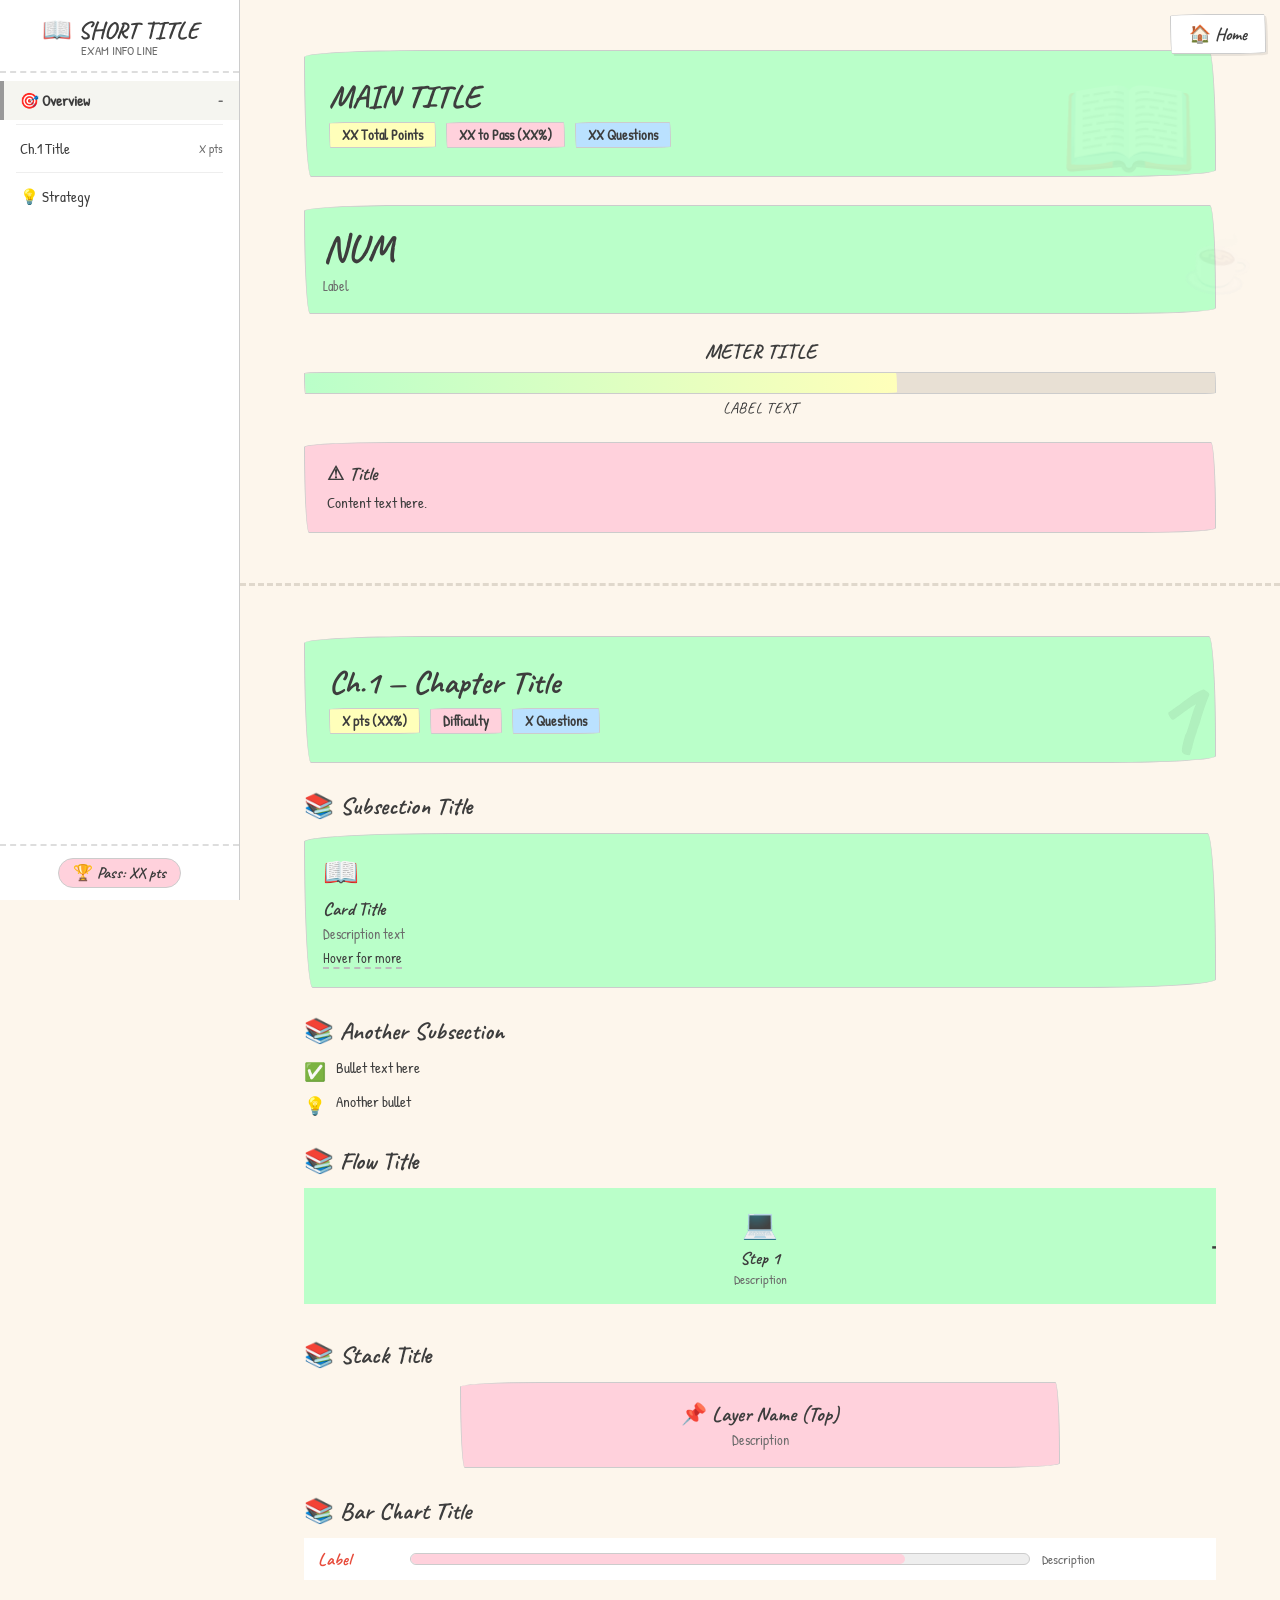
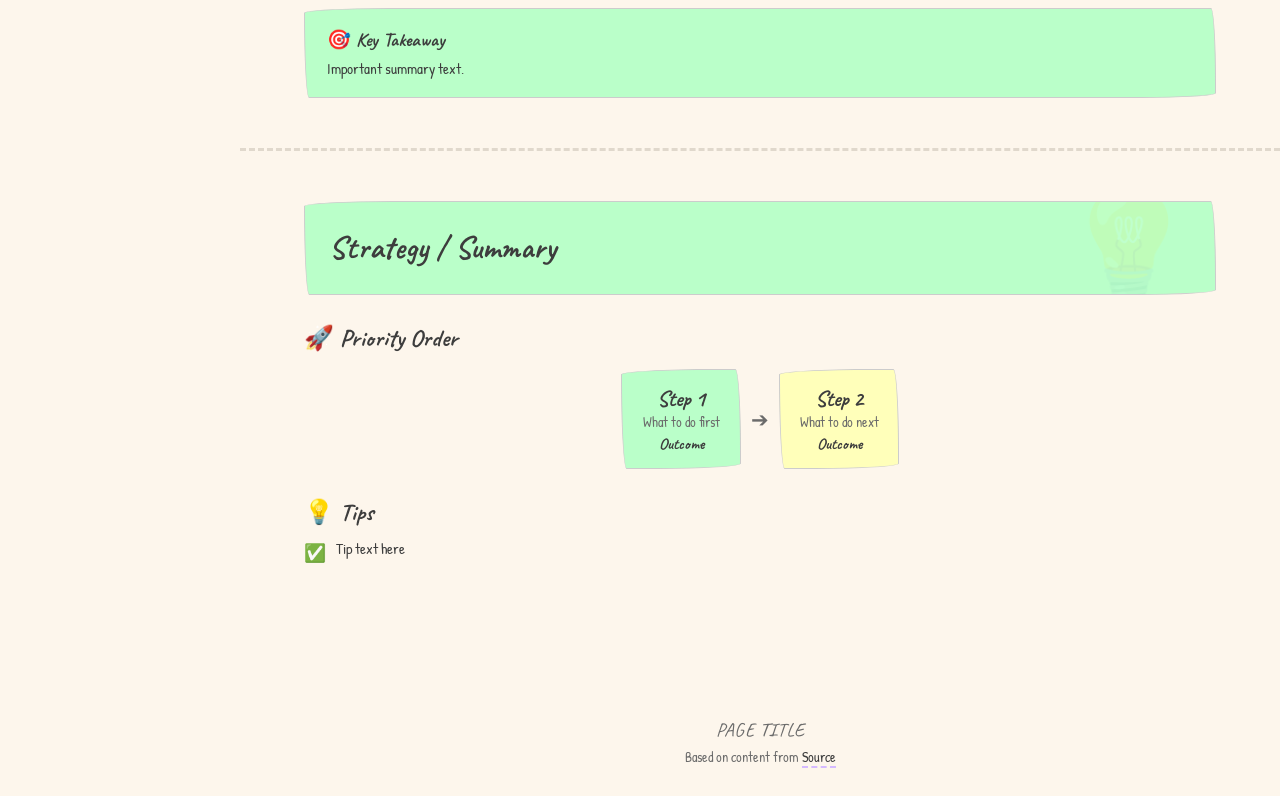
<file: template.html>
<!DOCTYPE html>
<html lang="en">
<head>
<meta charset="UTF-8">
<meta name="viewport" content="width=device-width, initial-scale=1.0">
<title>PAGE TITLE</title>
<link href="https://fonts.googleapis.com/css2?family=Caveat:wght@400;600;700&family=Patrick+Hand&display=swap" rel="stylesheet">
<link rel="stylesheet" href="../shared-styles.css">
</head>
<body>

<!-- Decorative doodles (optional) -->
<div class="deco" style="top:8%;left:3%;transform:rotate(-12deg)">&#9998;</div>
<div class="deco" style="top:25%;right:2%;transform:rotate(8deg)">&#9749;</div>

<!-- Back to Home button -->
<a class="home-btn" href="../index.html" style="position:fixed;top:14px;right:14px;z-index:1001;">&#127968; Home</a>

<!-- ═══ TOC Sidebar ═══ -->
<div class="toc-overlay" id="tocOverlay"></div>
<aside class="toc-sidebar" id="tocSidebar">
  <div class="toc-header">
    <h3>&#128214; SHORT TITLE</h3>
    <div class="toc-sub">EXAM INFO LINE</div>
  </div>
  <nav class="toc-list">
    <a class="toc-item active" href="#overview" data-section="overview">&#127919; Overview <span class="toc-pts">-</span></a>
    <div class="toc-divider"></div>
    <!-- ADD ONE TOC ITEM PER CHAPTER/SECTION -->
    <a class="toc-item" href="#ch1" data-section="ch1">Ch.1 Title <span class="toc-pts">X pts</span></a>
    <!-- ...more items... -->
    <div class="toc-divider"></div>
    <a class="toc-item" href="#strategy" data-section="strategy">&#128161; Strategy</a>
  </nav>
  <div class="toc-togo">
    <div class="pass-pill">&#127942; Pass: XX pts</div>
  </div>
</aside>

<!-- TOC toggle (mobile) -->
<button class="toc-toggle" id="tocToggle">&#9776;</button>

<!-- ═══ Main Content ═══ -->
<div class="main-content" id="mainContent">

<!-- ───────── OVERVIEW ───────── -->
<section class="chapter-section" id="overview">
  <div class="section-wrap">
    <div class="ch-banner sketch-border bg-ch1 anim" data-ch="&#128214;">
      <div class="ch-title">MAIN TITLE</div>
      <div class="ch-meta">
        <span class="ch-tag pts">XX Total Points</span>
        <span class="ch-tag diff">XX to Pass (XX%)</span>
        <span class="ch-tag ks">XX Questions</span>
      </div>
    </div>

    <!-- Quick Stats Cards -->
    <div class="card-grid cols-4 anim" style="margin-bottom:24px">
      <div class="info-card sketch-border" style="background:var(--pastel-green)">
        <div style="font-family:'Caveat';font-size:2.4rem;font-weight:700">NUM</div>
        <div class="ic-desc">Label</div>
      </div>
      <!-- ...more stat cards... -->
    </div>

    <!-- Meter Bar -->
    <div class="meter-wrap anim">
      <h4>METER TITLE</h4>
      <div class="meter-track"><div class="meter-fill" data-width="65" style="background:linear-gradient(90deg,var(--pastel-green),var(--pastel-yellow))"></div></div>
      <div class="meter-label">LABEL TEXT</div>
    </div>

    <!-- Tip Box -->
    <div class="tip-box warn sketch-border anim">
      <h4>&#9888; Title</h4>
      Content text here.
    </div>
  </div>
</section>

<!-- ───────── CHAPTER SECTIONS ───────── -->
<!-- REPEAT THIS BLOCK FOR EACH CHAPTER -->

<section class="chapter-section" id="ch1">
  <div class="section-wrap">

    <!-- Chapter Banner -->
    <div class="ch-banner sketch-border bg-ch1 anim" data-ch="1">
      <div class="ch-title">Ch.1 &mdash; Chapter Title</div>
      <div class="ch-meta">
        <span class="ch-tag pts">X pts (XX%)</span>
        <span class="ch-tag diff">Difficulty</span>
        <span class="ch-tag ks">X Questions</span>
      </div>
    </div>

    <!-- Subsection: Cards Grid -->
    <div class="sub-section anim">
      <div class="sub-title">&#128218; Subsection Title</div>
      <div class="card-grid cols-3">
        <div class="info-card sketch-border" style="background:var(--pastel-green)">
          <div class="ic-icon">&#128214;</div>
          <div class="ic-title">Card Title</div>
          <div class="ic-desc">Description text</div>
          <div class="tt" style="display:inline-block;margin-top:6px;font-size:.85rem">Hover for more
            <div class="tt-box">Tooltip detail text here.</div>
          </div>
        </div>
        <!-- ...more cards... -->
      </div>
    </div>

    <!-- Subsection: Bullet List -->
    <div class="sub-section anim">
      <div class="sub-title">&#128218; Another Subsection</div>
      <div class="bullet-list">
        <div class="bullet-item"><span class="bi-icon">&#9989;</span><span>Bullet text here</span></div>
        <div class="bullet-item"><span class="bi-icon">&#128161;</span><span>Another bullet</span></div>
      </div>
    </div>

    <!-- Subsection: Flow Diagram -->
    <div class="sub-section anim">
      <div class="sub-title">&#128218; Flow Title</div>
      <div class="flow-row">
        <div class="flow-node" style="background:var(--pastel-green)">
          <div class="fn-icon">&#128187;</div>
          <div class="fn-name">Step 1</div>
          <div class="fn-desc">Description</div>
          <div class="flow-arrow">&#10132;</div>
        </div>
        <!-- ...more nodes... -->
      </div>
    </div>

    <!-- Subsection: Layer Stack -->
    <div class="sub-section anim">
      <div class="sub-title">&#128218; Stack Title</div>
      <div class="layer-stack">
        <div class="layer-box sketch-border" style="background:var(--pastel-pink)">
          <div class="layer-name">&#128204; Layer Name (Top)</div>
          <div class="layer-desc">Description</div>
        </div>
        <!-- ...more layers... -->
      </div>
    </div>

    <!-- Subsection: Bar Chart -->
    <div class="sub-section anim">
      <div class="sub-title">&#128218; Bar Chart Title</div>
      <div class="bar-rows">
        <div class="bar-row">
          <div class="bar-label" style="color:#E74C3C">Label</div>
          <div class="bar-track"><div class="bar-fill" data-width="80" style="background:var(--pastel-pink)"></div></div>
          <div class="bar-desc">Description</div>
        </div>
        <!-- ...more rows... -->
      </div>
    </div>

    <!-- Tip Box at end of chapter -->
    <div class="tip-box success sketch-border anim">
      <h4>&#127919; Key Takeaway</h4>
      Important summary text.
    </div>

  </div>
</section>

<!-- ...REPEAT CHAPTER BLOCKS... -->

<!-- ───────── STRATEGY / SUMMARY ───────── -->
<section class="chapter-section" id="strategy">
  <div class="section-wrap">
    <div class="ch-banner sketch-border bg-ch1 anim" data-ch="&#128161;">
      <div class="ch-title">Strategy / Summary</div>
    </div>

    <div class="sub-section anim">
      <div class="sub-title">&#128640; Priority Order</div>
      <div class="strat-flow">
        <div class="strat-step sketch-border" style="background:var(--pastel-green)">
          <div class="ss-num">Step 1</div>
          <div class="ss-ch">What to do first</div>
          <div class="ss-pts">Outcome</div>
        </div>
        <div class="strat-arrow">&#10132;</div>
        <div class="strat-step sketch-border" style="background:var(--pastel-yellow)">
          <div class="ss-num">Step 2</div>
          <div class="ss-ch">What to do next</div>
          <div class="ss-pts">Outcome</div>
        </div>
      </div>
    </div>

    <div class="sub-section anim">
      <div class="sub-title">&#128161; Tips</div>
      <div class="bullet-list">
        <div class="bullet-item"><span class="bi-icon">&#9989;</span><span>Tip text here</span></div>
      </div>
    </div>
  </div>
</section>

<footer style="text-align:center;padding:30px 20px;font-size:.85rem;color:var(--text-light)">
  <p style="font-family:'Caveat',cursive;font-size:1.2rem;margin-bottom:6px">PAGE TITLE</p>
  <p>Based on content from <a href="#" style="color:var(--text);border-bottom:2px dashed var(--pastel-purple);text-decoration:none">Source</a></p>
</footer>

</div><!-- /main-content -->

<button class="scroll-top" id="scrollTop" onclick="window.scrollTo({top:0,behavior:'smooth'})">&#9650;</button>

<script>
// ─── TOC sidebar (mobile) ───
const tocSidebar = document.getElementById('tocSidebar');
const tocOverlay = document.getElementById('tocOverlay');
const tocToggle  = document.getElementById('tocToggle');

function openToc(){ tocSidebar.classList.add('open','hidden'); tocOverlay.classList.add('show'); tocSidebar.classList.remove('hidden'); }
function closeToc(){ tocSidebar.classList.remove('open'); tocOverlay.classList.remove('show'); }

tocToggle.addEventListener('click', ()=>{ tocSidebar.classList.contains('open') ? closeToc() : openToc(); });
tocOverlay.addEventListener('click', closeToc);
document.querySelectorAll('.toc-item').forEach(a=>{
  a.addEventListener('click', ()=>{ if(window.innerWidth<=860) closeToc(); });
});

// ─── Tooltips: keep inside viewport ───
document.querySelectorAll('.tt').forEach(tt=>{
  tt.addEventListener('mouseenter', ()=>{
    const box = tt.querySelector('.tt-box');
    if(!box) return;
    const pad = 8, vw = window.innerWidth;
    const tr = tt.getBoundingClientRect();
    const bw = box.offsetWidth;
    let x = tr.left + (tr.width - bw)/2;
    x = Math.max(pad, Math.min(x, vw - bw - pad));
    box.style.left = (x - tr.left) + 'px';
    box.style.transform = 'translateX(0)';
  });
});

// ─── Active TOC highlight on scroll ───
const sections = document.querySelectorAll('.chapter-section');
const tocItems = document.querySelectorAll('.toc-item[data-section]');
function updateToc(){
  let current = '';
  sections.forEach(s=>{ if(window.scrollY >= s.offsetTop - 120) current = s.id; });
  tocItems.forEach(a=>{ a.classList.toggle('active', a.dataset.section===current); });
}

// ─── Scroll animations ───
const animObs = new IntersectionObserver(entries=>{
  entries.forEach(e=>{ if(e.isIntersecting) e.target.classList.add('vis'); });
},{threshold:0.08});
document.querySelectorAll('.anim').forEach(el=>animObs.observe(el));

// ─── Bar fills ───
const barObs = new IntersectionObserver(entries=>{
  entries.forEach(e=>{
    if(e.isIntersecting){
      const w = e.target.getAttribute('data-width');
      if(w) e.target.style.width = w+'%';
    }
  });
},{threshold:0.3});
document.querySelectorAll('.bar-fill').forEach(el=>{ el.style.width='0%'; barObs.observe(el); });

// ─── Meter fills ───
setTimeout(()=>{
  document.querySelectorAll('.meter-fill, .progress-fill').forEach(el=>{
    const w = el.getAttribute('data-width');
    if(w) el.style.width = w+'%';
  });
},400);

// ─── Scroll top button & TOC update ───
window.addEventListener('scroll', ()=>{
  document.getElementById('scrollTop').style.display = window.scrollY>400 ? 'flex' : 'none';
  updateToc();
});
</script>
</body>
</html>
</file>
<file: shared-styles.css>
/* ═══════════════════════════════════════════════════════
   ISTQB Infographic Shared Styles
   Reusable sketch-style pastel theme for study guides
   ═══════════════════════════════════════════════════════ */

/* ─── Variables ─── */
:root {
  --pastel-pink: #FFD1DC;
  --pastel-blue: #BAE1FF;
  --pastel-green: #BAFFC9;
  --pastel-yellow: #FFFFBA;
  --pastel-purple: #D5BAFF;
  --pastel-orange: #FFD8BA;
  --pastel-cyan: #BAFFFE;
  --pastel-rose: #FFBAE1;
  --bg: #FDF6EC;
  --text: #3D3D3D;
  --text-light: #6B6B6B;
  --shadow: rgba(0,0,0,0.08);
  --toc-w: 240px;
}

/* ─── Reset ─── */
*{margin:0;padding:0;box-sizing:border-box}
html{scroll-behavior:smooth}
body{background:var(--bg);color:var(--text);font-family:'Patrick Hand',cursive;overflow-x:hidden}

/* ─── Sketch Border (the core visual style) ─── */
.sketch-border{
  border:1.5px solid #ccc;
  border-radius:255px 15px 225px 15px/15px 225px 15px 255px;
}

/* ═══════════════════════════════════════
   FLOATING TOC SIDEBAR
   ═══════════════════════════════════════ */
.toc-overlay{display:none;position:fixed;inset:0;background:rgba(0,0,0,.3);z-index:998}
.toc-sidebar{position:fixed;top:0;left:0;width:var(--toc-w);height:100vh;background:#fff;border-right:1.5px solid #ccc;z-index:999;display:flex;flex-direction:column;transition:transform .3s}
.toc-sidebar.hidden{transform:translateX(-100%)}
.toc-header{padding:18px 16px 12px;border-bottom:2px dashed #ddd;text-align:center}
.toc-header h3{font-family:'Caveat',cursive;font-size:1.5rem;line-height:1}
.toc-header .toc-sub{font-size:.8rem;color:var(--text-light)}
.toc-list{flex:1;overflow-y:auto;padding:8px 0}
.toc-list::-webkit-scrollbar{width:4px}
.toc-list::-webkit-scrollbar-thumb{background:#ccc;border-radius:2px}
.toc-item{display:block;padding:9px 16px;font-size:.95rem;color:var(--text);text-decoration:none;border-left:4px solid transparent;transition:all .2s;cursor:pointer;position:relative}
.toc-item:hover{background:#fafafa;border-left-color:var(--pastel-purple)}
.toc-item.active{border-left-color:#999;background:#f5f5f0;font-weight:600}
.toc-item .toc-pts{font-size:.78rem;color:var(--text-light);float:right;margin-top:2px}
.toc-divider{height:1px;background:#eee;margin:4px 16px}
.toc-togo{padding:12px 16px;border-top:2px dashed #ddd;text-align:center}
.toc-togo .pass-pill{display:inline-block;padding:4px 14px;border-radius:20px;background:var(--pastel-pink);border:1.5px solid #ccc;font-family:'Caveat',cursive;font-size:1rem;font-weight:700}

.toc-toggle{position:fixed;top:14px;left:14px;z-index:1000;width:42px;height:42px;border-radius:50%;background:#fff;border:1.5px solid #ccc;font-size:1.2rem;cursor:pointer;display:none;align-items:center;justify-content:center;box-shadow:2px 2px 0 var(--shadow);transition:transform .2s}
.toc-toggle:hover{transform:scale(1.1)}
.toc-toggle.show{display:flex}

/* ═══════════════════════════════════════
   MAIN CONTENT AREA
   ═══════════════════════════════════════ */
.main-content{margin-left:var(--toc-w);transition:margin .3s}
.main-content.full{margin-left:0}

/* ═══════════════════════════════════════
   CHAPTER SECTIONS
   ═══════════════════════════════════════ */
.section-wrap{max-width:960px;margin:0 auto;padding:0 24px}
.chapter-section{padding:50px 0 30px;min-height:60vh}
.chapter-section+.chapter-section{border-top:3px dashed #e0d8cc}

.ch-banner{padding:28px 24px;margin-bottom:28px;position:relative;overflow:hidden}
.ch-banner::after{content:attr(data-ch);position:absolute;right:16px;bottom:-10px;font-family:'Caveat',cursive;font-size:7rem;font-weight:700;opacity:.08;line-height:1}
.ch-banner .ch-title{font-family:'Caveat',cursive;font-size:2rem;font-weight:700;line-height:1.1}
.ch-banner .ch-meta{margin-top:8px;display:flex;flex-wrap:wrap;gap:10px;align-items:center}

.ch-tag{display:inline-block;padding:3px 12px;border-radius:255px 15px 225px 15px/15px 225px 15px 255px;border:1.5px solid #ccc;font-size:.85rem;font-weight:600}
.ch-tag.pts{background:var(--pastel-yellow)}
.ch-tag.diff{background:var(--pastel-pink)}
.ch-tag.ks{background:var(--pastel-blue)}

/* ═══════════════════════════════════════
   SUBSECTIONS & TITLES
   ═══════════════════════════════════════ */
.sub-section{margin-bottom:28px}
.sub-title{font-family:'Caveat',cursive;font-size:1.5rem;font-weight:700;margin-bottom:12px;display:flex;align-items:center;gap:8px}

/* ═══════════════════════════════════════
   CARD GRIDS
   ═══════════════════════════════════════ */
.card-grid{display:grid;gap:14px}
.card-grid.cols-2{grid-template-columns:repeat(auto-fit,minmax(280px,1fr))}
.card-grid.cols-3{grid-template-columns:repeat(auto-fit,minmax(200px,1fr))}
.card-grid.cols-4{grid-template-columns:repeat(auto-fit,minmax(160px,1fr))}

.info-card{background:#fff;padding:18px;transition:transform .3s}
.info-card:hover{transform:translateY(-3px);box-shadow:0 6px 20px var(--shadow)}
.info-card .ic-icon{font-size:1.8rem;margin-bottom:6px}
.info-card .ic-title{font-family:'Caveat',cursive;font-size:1.15rem;font-weight:700}
.info-card .ic-desc{font-size:.88rem;color:var(--text-light);margin-top:4px;line-height:1.3}

/* ═══════════════════════════════════════
   BULLET LISTS
   ═══════════════════════════════════════ */
.bullet-list{display:flex;flex-direction:column;gap:8px}
.bullet-item{display:flex;align-items:flex-start;gap:10px;font-size:.95rem;line-height:1.35}
.bullet-item .bi-icon{font-size:1.1rem;min-width:22px;text-align:center;margin-top:2px}
.bullet-item .bi-label{font-weight:600}

/* ═══════════════════════════════════════
   LAYER STACK (vertical stacked boxes)
   ═══════════════════════════════════════ */
.layer-stack{display:flex;flex-direction:column;gap:10px;max-width:600px;margin:0 auto}
.layer-box{padding:18px 22px;background:#fff;text-align:center;transition:transform .3s}
.layer-box:hover{transform:scale(1.03)}
.layer-box .layer-name{font-family:'Caveat',cursive;font-size:1.3rem;font-weight:700}
.layer-box .layer-desc{font-size:.9rem;color:var(--text-light);margin-top:3px}

/* ═══════════════════════════════════════
   FLOW DIAGRAM (horizontal pipeline)
   ═══════════════════════════════════════ */
.flow-row{display:flex;align-items:stretch;gap:0;overflow-x:auto;padding-bottom:8px}
.flow-node{flex:1;min-width:140px;padding:16px 12px;text-align:center;background:#fff;position:relative;border-right:3px dashed #ccc}
.flow-node:last-child{border-right:none}
.flow-node .fn-icon{font-size:1.8rem;margin-bottom:4px}
.flow-node .fn-name{font-family:'Caveat',cursive;font-size:1.1rem;font-weight:700}
.flow-node .fn-desc{font-size:.8rem;color:var(--text-light);margin-top:3px;line-height:1.3}
.flow-arrow{position:absolute;right:-13px;top:50%;transform:translateY(-50%);font-size:1.3rem;z-index:2}

/* ═══════════════════════════════════════
   BAR CHART ROWS
   ═══════════════════════════════════════ */
.bar-rows{display:flex;flex-direction:column;gap:8px}
.bar-row{display:flex;align-items:center;gap:12px;padding:10px 14px;background:#fff;transition:transform .2s}
.bar-row:hover{transform:translateX(4px)}
.bar-label{font-family:'Caveat',cursive;font-size:1.1rem;font-weight:700;min-width:80px}
.bar-track{flex:1;height:12px;background:#eee;border:1.5px solid #ccc;border-radius:6px;overflow:hidden}
.bar-fill{height:100%;border-radius:6px;transition:width 1s ease}
.bar-desc{font-size:.82rem;color:var(--text-light);min-width:160px}

/* ═══════════════════════════════════════
   TOOLTIPS
   ═══════════════════════════════════════ */
.tt{position:relative;border-bottom:2px dashed #bbb;cursor:help}
.tt-box{display:none;position:absolute;bottom:calc(100% + 10px);left:50%;transform:translateX(-50%);background:#fff;border:1.5px solid #ccc;border-radius:15px 255px 15px 225px/225px 15px 255px 15px;padding:14px 16px;width:270px;font-size:.88rem;line-height:1.35;z-index:100;box-shadow:4px 4px 0 var(--shadow)}
.tt-box::after{content:'';position:absolute;top:100%;left:50%;transform:translateX(-50%);border:7px solid transparent;border-top-color:#ccc}
.tt:hover .tt-box{display:block}

/* ═══════════════════════════════════════
   TIP / WARNING BOXES
   ═══════════════════════════════════════ */
.tip-box{padding:18px 22px;margin:20px 0;border:1.5px solid #ccc;font-size:.95rem;line-height:1.4}
.tip-box h4{font-family:'Caveat',cursive;font-size:1.2rem;margin-bottom:4px}
.tip-box.warn{background:var(--pastel-pink)}
.tip-box.info{background:var(--pastel-blue)}
.tip-box.success{background:var(--pastel-green)}

/* ═══════════════════════════════════════
   METER / PROGRESS BARS
   ═══════════════════════════════════════ */
.meter-wrap{margin:24px 0;text-align:center}
.meter-wrap h4{font-family:'Caveat',cursive;font-size:1.3rem;margin-bottom:8px}
.meter-track{width:100%;height:22px;background:#E8E0D4;border:1.5px solid #ccc;border-radius:255px 15px 225px 15px/15px 225px 15px 255px;overflow:hidden}
.meter-fill{height:100%;transition:width 1.5s ease;border-radius:255px 15px 225px 15px/15px 225px 15px 255px}
.meter-label{font-family:'Caveat',cursive;font-size:1rem;margin-top:4px}

.progress-track{width:100%;height:16px;background:#E8E0D4;border:1.5px solid #ccc;border-radius:255px 15px 225px 15px/15px 225px 15px 255px;margin:20px 0;position:relative;overflow:hidden}
.progress-fill{height:100%;width:0%;background:linear-gradient(90deg,var(--pastel-green),var(--pastel-blue),var(--pastel-purple),var(--pastel-pink));transition:width 1.5s ease}
.pass-line{position:absolute;left:65%;top:-4px;height:24px;width:3px;background:#E74C3C;z-index:3}
.pass-label{position:absolute;left:65%;top:-20px;transform:translateX(-50%);font-family:'Caveat',cursive;font-size:.85rem;color:#E74C3C;font-weight:700;white-space:nowrap}

/* ═══════════════════════════════════════
   CONTRACT TESTING DIAGRAM
   ═══════════════════════════════════════ */
.contract-row{display:flex;align-items:center;justify-content:center;gap:16px;flex-wrap:wrap;margin:16px 0}
.contract-box{padding:16px 24px;background:#fff;text-align:center;min-width:150px}
.contract-box .ct-icon{font-size:1.8rem;margin-bottom:4px}
.contract-box .ct-name{font-family:'Caveat',cursive;font-size:1.1rem;font-weight:700}
.contract-box .ct-desc{font-size:.82rem;color:var(--text-light);margin-top:3px}
.contract-arrow{font-size:1.8rem;color:var(--text-light)}

/* ═══════════════════════════════════════
   TRAP CARDS (exam pitfalls)
   ═══════════════════════════════════════ */
.trap-card{background:#fff;padding:16px;position:relative;overflow:hidden}
.trap-card::before{content:'!';position:absolute;top:-10px;right:-4px;font-family:'Caveat',cursive;font-size:3rem;font-weight:700;opacity:.08}
.trap-card .tc-name{font-family:'Caveat',cursive;font-size:1.1rem;font-weight:700;margin-bottom:3px}
.trap-card .tc-desc{font-size:.85rem;color:var(--text-light);line-height:1.3}

/* ═══════════════════════════════════════
   STRATEGY FLOW (horizontal steps)
   ═══════════════════════════════════════ */
.strat-flow{display:flex;flex-wrap:wrap;gap:10px;justify-content:center;margin:16px 0}
.strat-step{padding:14px 18px;background:#fff;text-align:center;min-width:120px;transition:transform .3s}
.strat-step:hover{transform:translateY(-3px)}
.strat-step .ss-num{font-family:'Caveat',cursive;font-size:1.4rem;font-weight:700}
.strat-step .ss-ch{font-size:.85rem;color:var(--text-light)}
.strat-step .ss-pts{font-family:'Caveat',cursive;font-size:1rem;font-weight:700;margin-top:3px}
.strat-arrow{display:flex;align-items:center;font-size:1.3rem;color:var(--text-light)}

/* ═══════════════════════════════════════
   CHAPTER COLOR BACKGROUNDS
   ═══════════════════════════════════════ */
.bg-ch1{background:var(--pastel-green)}
.bg-ch2{background:var(--pastel-blue)}
.bg-ch3{background:var(--pastel-purple)}
.bg-ch4{background:var(--pastel-orange)}
.bg-ch5{background:var(--pastel-yellow)}
.bg-ch6{background:var(--pastel-pink)}
.bg-ch7{background:var(--pastel-cyan)}
.bg-ch8{background:var(--pastel-rose)}

/* ═══════════════════════════════════════
   BACK TO HOME BUTTON
   ═══════════════════════════════════════ */
.home-btn{display:inline-flex;align-items:center;gap:8px;padding:8px 18px;border-radius:255px 15px 225px 15px/15px 225px 15px 255px;border:1.5px solid #ccc;background:#fff;color:var(--text);text-decoration:none;font-family:'Caveat',cursive;font-size:1.1rem;font-weight:700;box-shadow:2px 2px 0 var(--shadow);transition:transform .2s,background .2s}
.home-btn:hover{transform:translateY(-2px) scale(1.03);background:var(--pastel-green)}

/* ═══════════════════════════════════════
   DECORATIONS
   ═══════════════════════════════════════ */
.deco{position:fixed;pointer-events:none;opacity:.06;font-size:3.5rem;z-index:0}

.anim{opacity:0;transform:translateY(24px);transition:opacity .6s,transform .6s}
.anim.vis{opacity:1;transform:none}

.scroll-top{position:fixed;bottom:24px;right:24px;width:44px;height:44px;border-radius:50%;background:#fff;border:1.5px solid #ccc;font-size:1.3rem;cursor:pointer;display:none;align-items:center;justify-content:center;z-index:50;box-shadow:2px 2px 0 var(--shadow)}
.scroll-top:hover{transform:scale(1.1)}

/* ═══════════════════════════════════════
   RESPONSIVE
   ═══════════════════════════════════════ */
@media(max-width:860px){
  .toc-sidebar{transform:translateX(-100%)}
  .toc-sidebar.open{transform:translateX(0)}
  .toc-overlay.show{display:block}
  .toc-toggle,.toc-toggle.show{display:flex}
  .main-content{margin-left:0!important}
  .tt-box{width:min(270px,calc(100vw - 28px))}
  .flow-row{flex-direction:column}
  .flow-node{border-right:none;border-bottom:3px dashed #ccc}
  .flow-node:last-child{border-bottom:none}
  .flow-arrow{display:none}
  .card-grid.cols-2,.card-grid.cols-3,.card-grid.cols-4{grid-template-columns:1fr}
  .contract-row{flex-direction:column}
  .strat-flow{flex-direction:column;align-items:center}
  .strat-arrow{transform:rotate(90deg)}
}
</file>
